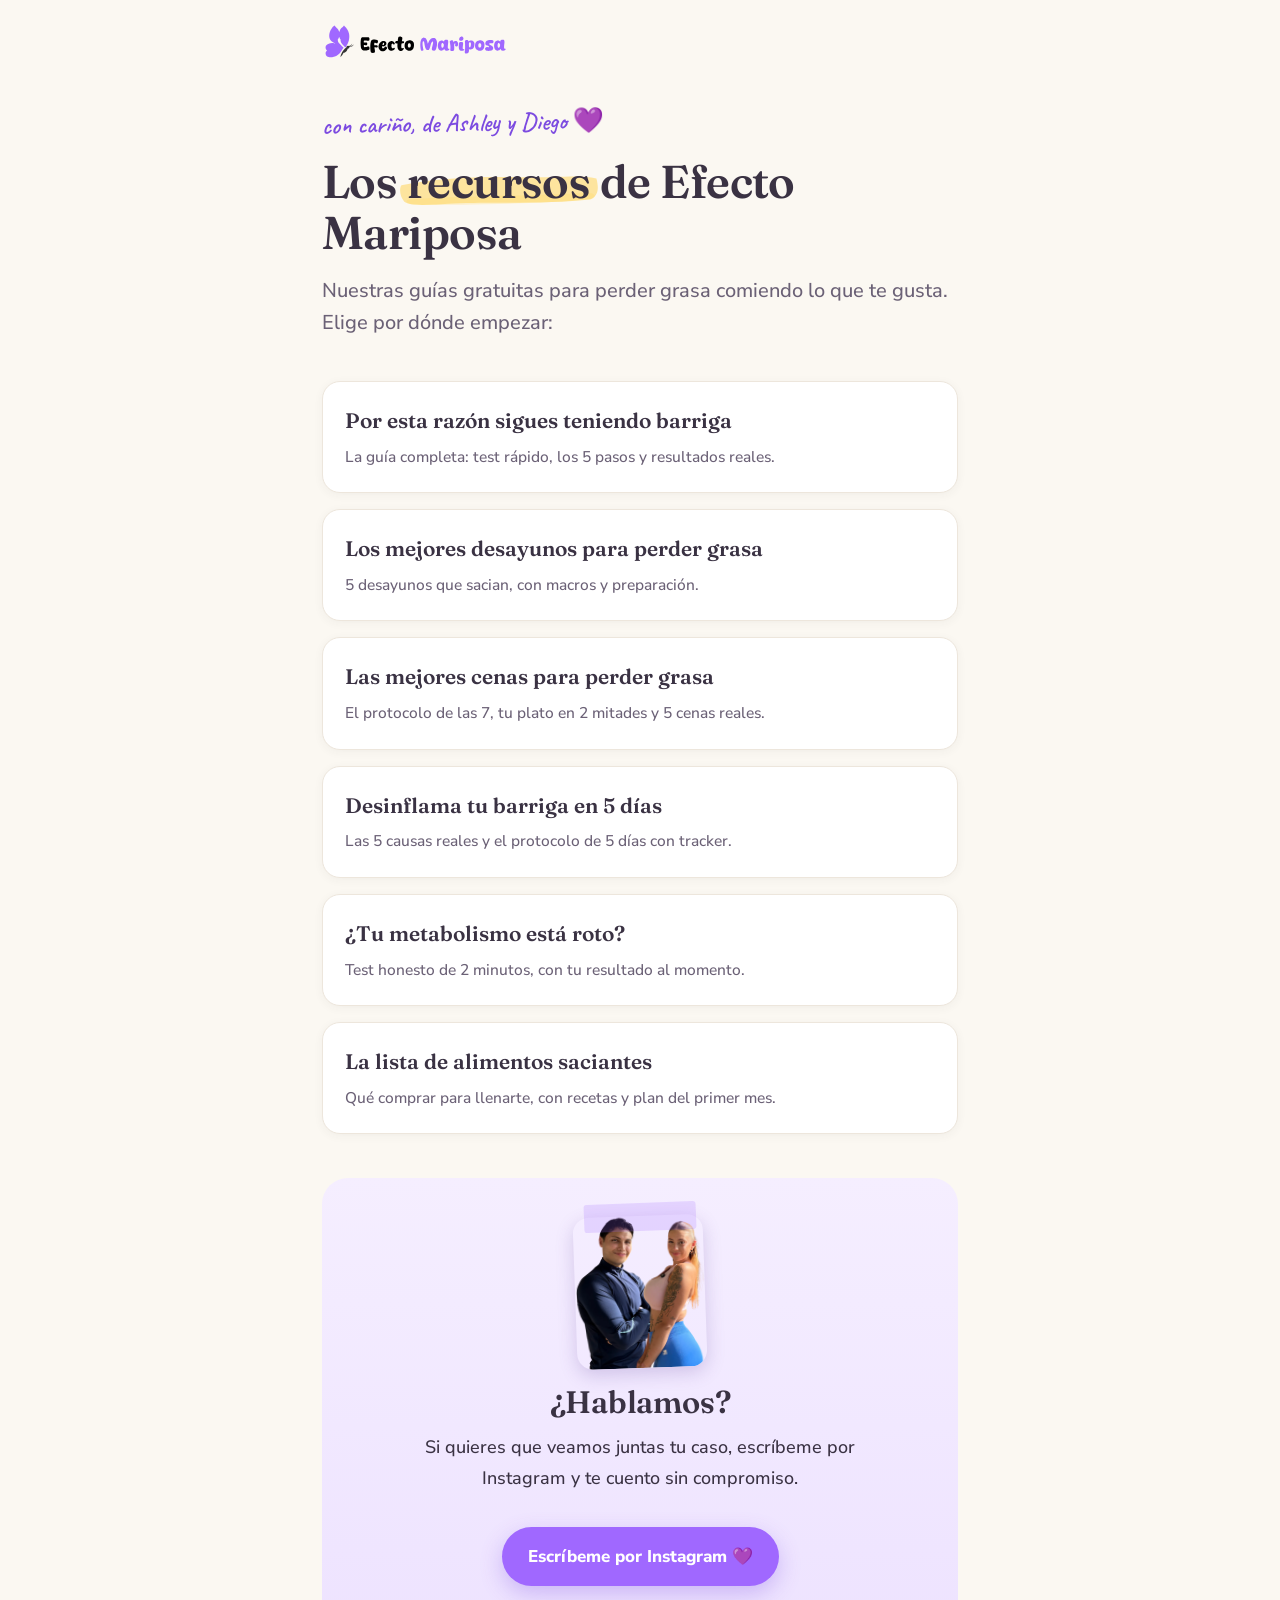
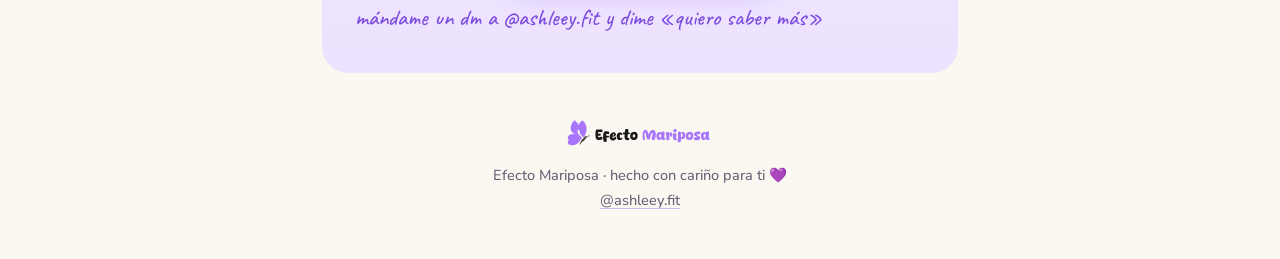
<file: index.html>
<!DOCTYPE html>
<html lang="es">
<head>
<meta charset="utf-8">
<meta name="viewport" content="width=device-width,initial-scale=1">
<meta name="robots" content="noindex,nofollow">
<title>Los recursos de Ashley · Efecto Mariposa</title>
<meta name="description" content="Las guías gratuitas de Efecto Mariposa: barriga, desayunos, cenas, inflamación, test del metabolismo y la lista de alimentos saciantes.">
<link rel="icon" href="data:image/svg+xml,<svg xmlns=%22http://www.w3.org/2000/svg%22 viewBox=%220 0 100 100%22><text y=%22.9em%22 font-size=%2290%22>🦋</text></svg>">
<link rel="preconnect" href="https://fonts.googleapis.com">
<link rel="preconnect" href="https://fonts.gstatic.com" crossorigin>
<link href="https://fonts.googleapis.com/css2?family=Caveat:wght@500;600;700&family=Fraunces:opsz,wght@9..144,500;9..144,600&family=Nunito+Sans:opsz,wght@6..12,500;6..12,700;6..12,800&display=swap" rel="stylesheet">
<link rel="stylesheet" href="assets/css/guia.css">
<script>document.documentElement.classList.add('js')</script>
</head>
<body>
<div class="wrap">

  <header class="top">
    <img src="assets/img/logo-efecto-mariposa.svg" alt="Efecto Mariposa">
  </header>

  <div class="hero">
    <span class="overline">con cariño, de Ashley y Diego 💜</span>
    <h1>Los <span class="mark"><span class="t">recursos</span><svg class="brush" viewBox="0 0 320 50" preserveAspectRatio="none" aria-hidden="true"><path d="M4,18 C60,9 130,8 195,11 C250,13 288,9 316,15 C320,30 318,39 306,44 C245,50 150,44 86,45 C50,46 18,48 8,41 C1,34 0,23 4,18 Z"/><path class="ink2" d="M14,38 C100,35 210,37 302,35 C313,35 317,41 307,44 C220,49 110,47 28,46 C16,45 7,42 14,38 Z"/></svg></span> de Efecto Mariposa</h1>
    <p class="sub">Nuestras guías gratuitas para perder grasa comiendo lo que te gusta. Elige por dónde empezar:</p>
  </div>

  <ul class="indice">
    <li><a href="guia-barriga/"><b>Por esta razón sigues teniendo barriga</b><span>La guía completa: test rápido, los 5 pasos y resultados reales.</span></a></li>
    <li><a href="guia-desayunos/"><b>Los mejores desayunos para perder grasa</b><span>5 desayunos que sacian, con macros y preparación.</span></a></li>
    <li><a href="guia-cenas/"><b>Las mejores cenas para perder grasa</b><span>El protocolo de las 7, tu plato en 2 mitades y 5 cenas reales.</span></a></li>
    <li><a href="guia-inflamacion/"><b>Desinflama tu barriga en 5 días</b><span>Las 5 causas reales y el protocolo de 5 días con tracker.</span></a></li>
    <li><a href="test-metabolismo/"><b>¿Tu metabolismo está roto?</b><span>Test honesto de 2 minutos, con tu resultado al momento.</span></a></li>
    <li><a href="lista-saciantes/"><b>La lista de alimentos saciantes</b><span>Qué comprar para llenarte, con recetas y plan del primer mes.</span></a></li>
  </ul>

  <div class="cta-final reveal">
    <div class="foto tape"><img src="assets/img/diego-y-ashley.webp" alt="Diego y Ashley, entrenadores de Efecto Mariposa"></div>
    <h2>¿Hablamos?</h2>
    <p style="text-align:center">Si quieres que veamos juntas tu caso, escríbeme por Instagram y te cuento sin compromiso.</p>
    <a class="btn" href="https://ig.me/m/ashleey.fit">Escríbeme por Instagram 💜</a>
    <p class="mini">mándame un dm a @ashleey.fit y dime «quiero saber más»</p>
  </div>

  <footer>
    <img src="assets/img/logo-efecto-mariposa.svg" alt="">
    Efecto Mariposa · hecho con cariño para ti 💜<br>
    <a href="https://www.instagram.com/ashleey.fit/">@ashleey.fit</a>
  </footer>

</div>
<script src="assets/js/guia.js"></script>
</body>
</html>
</file>
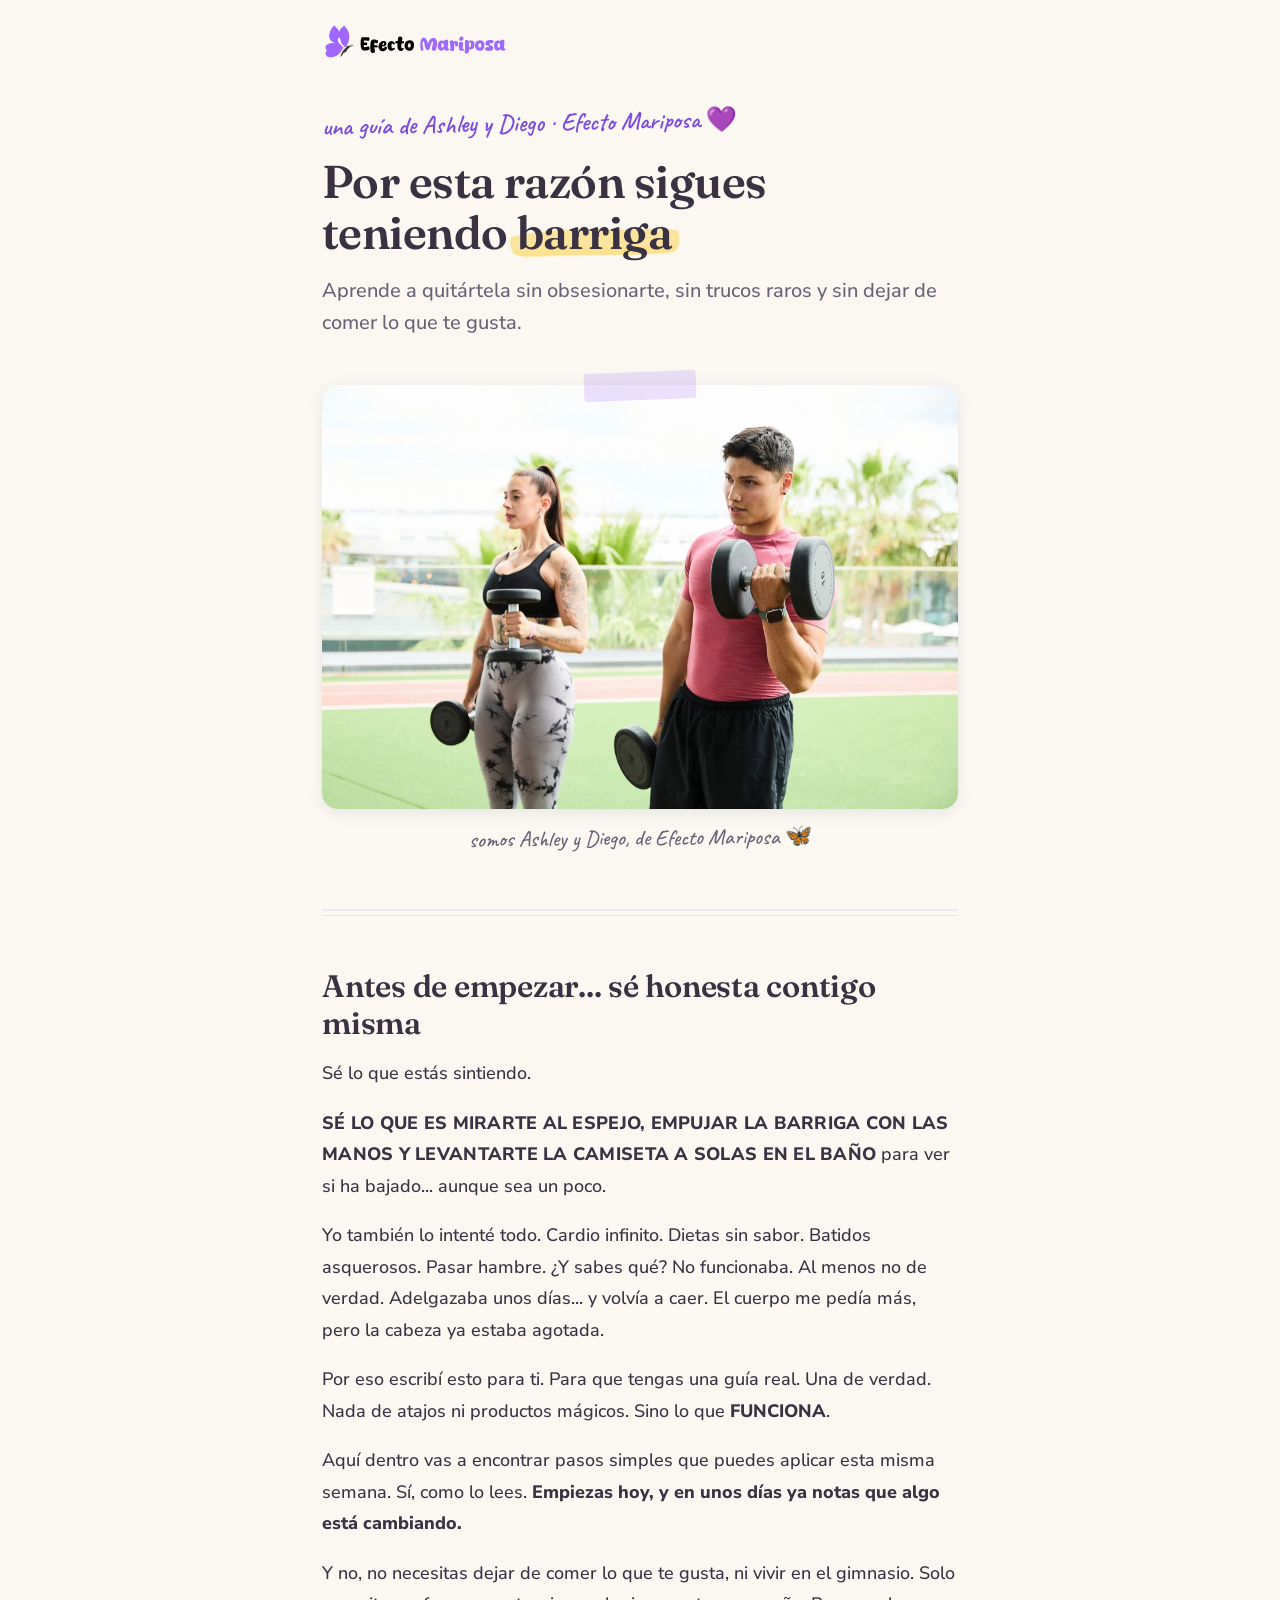
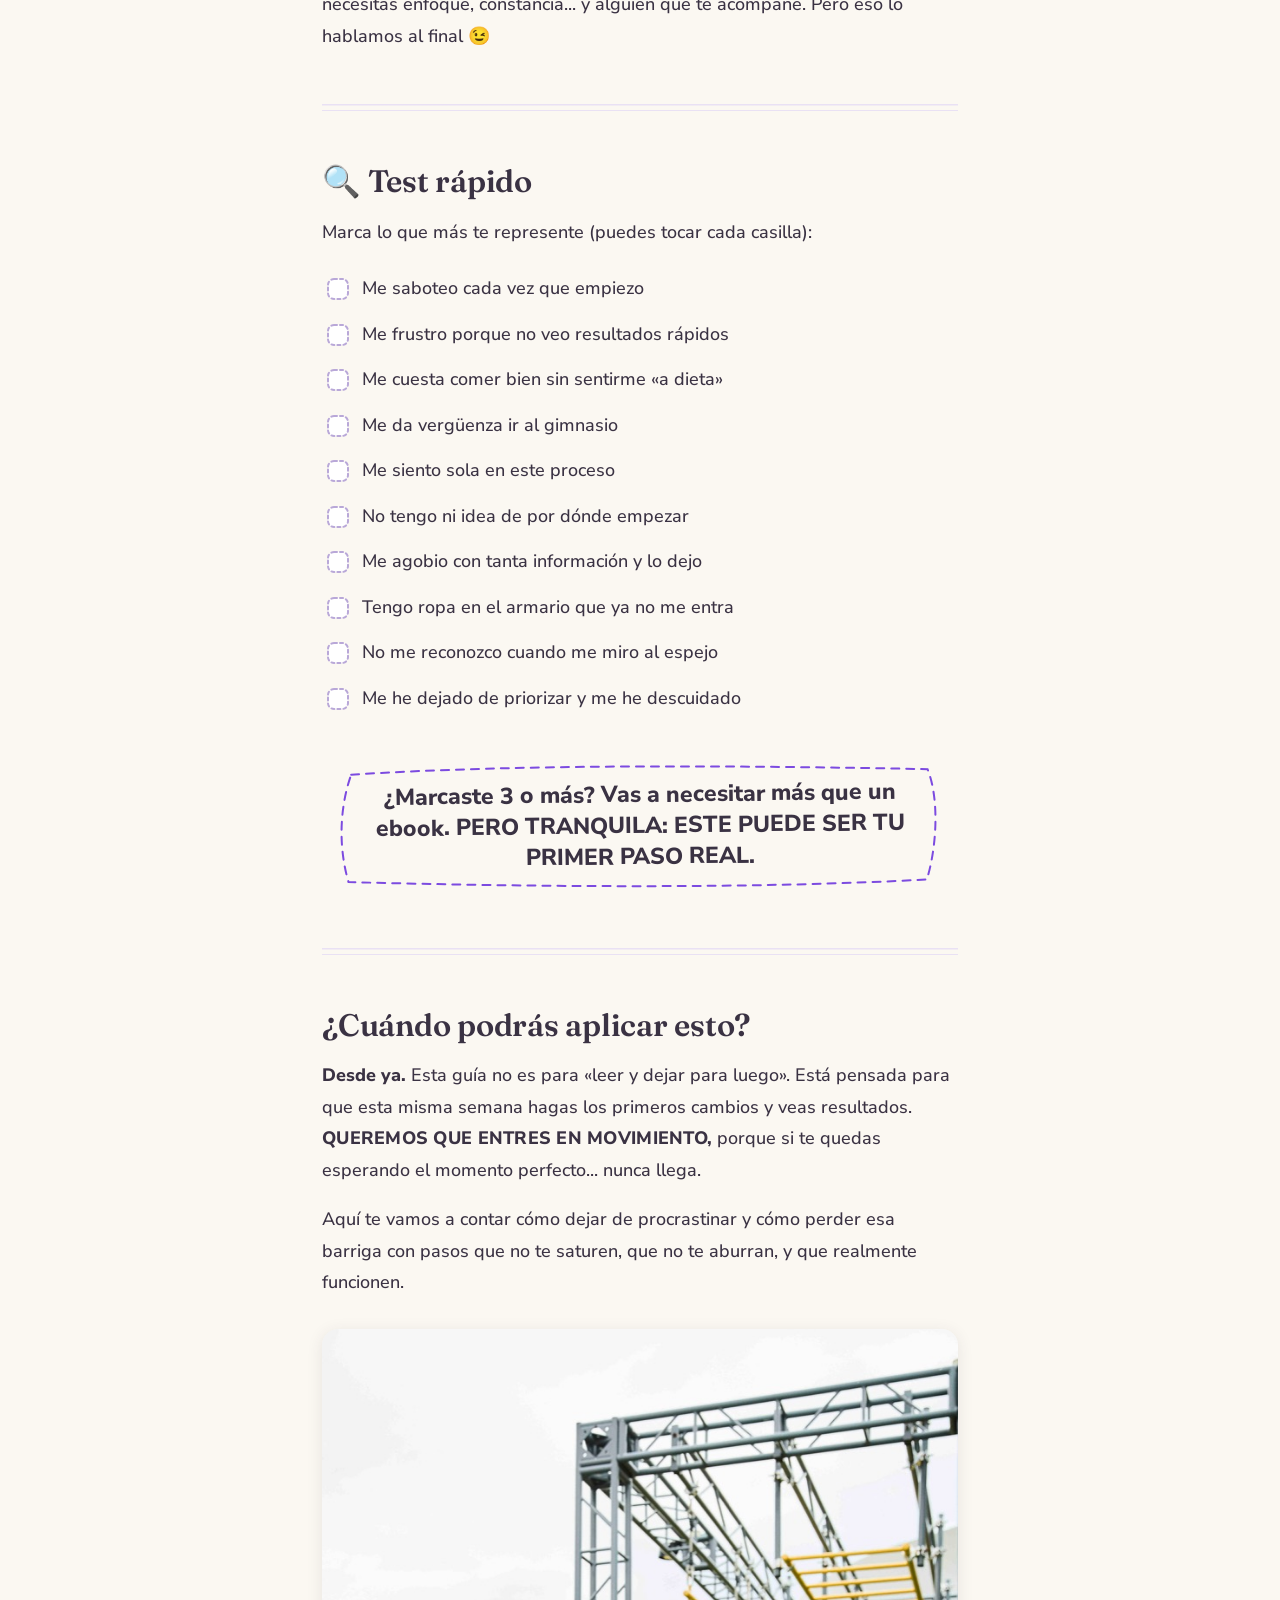
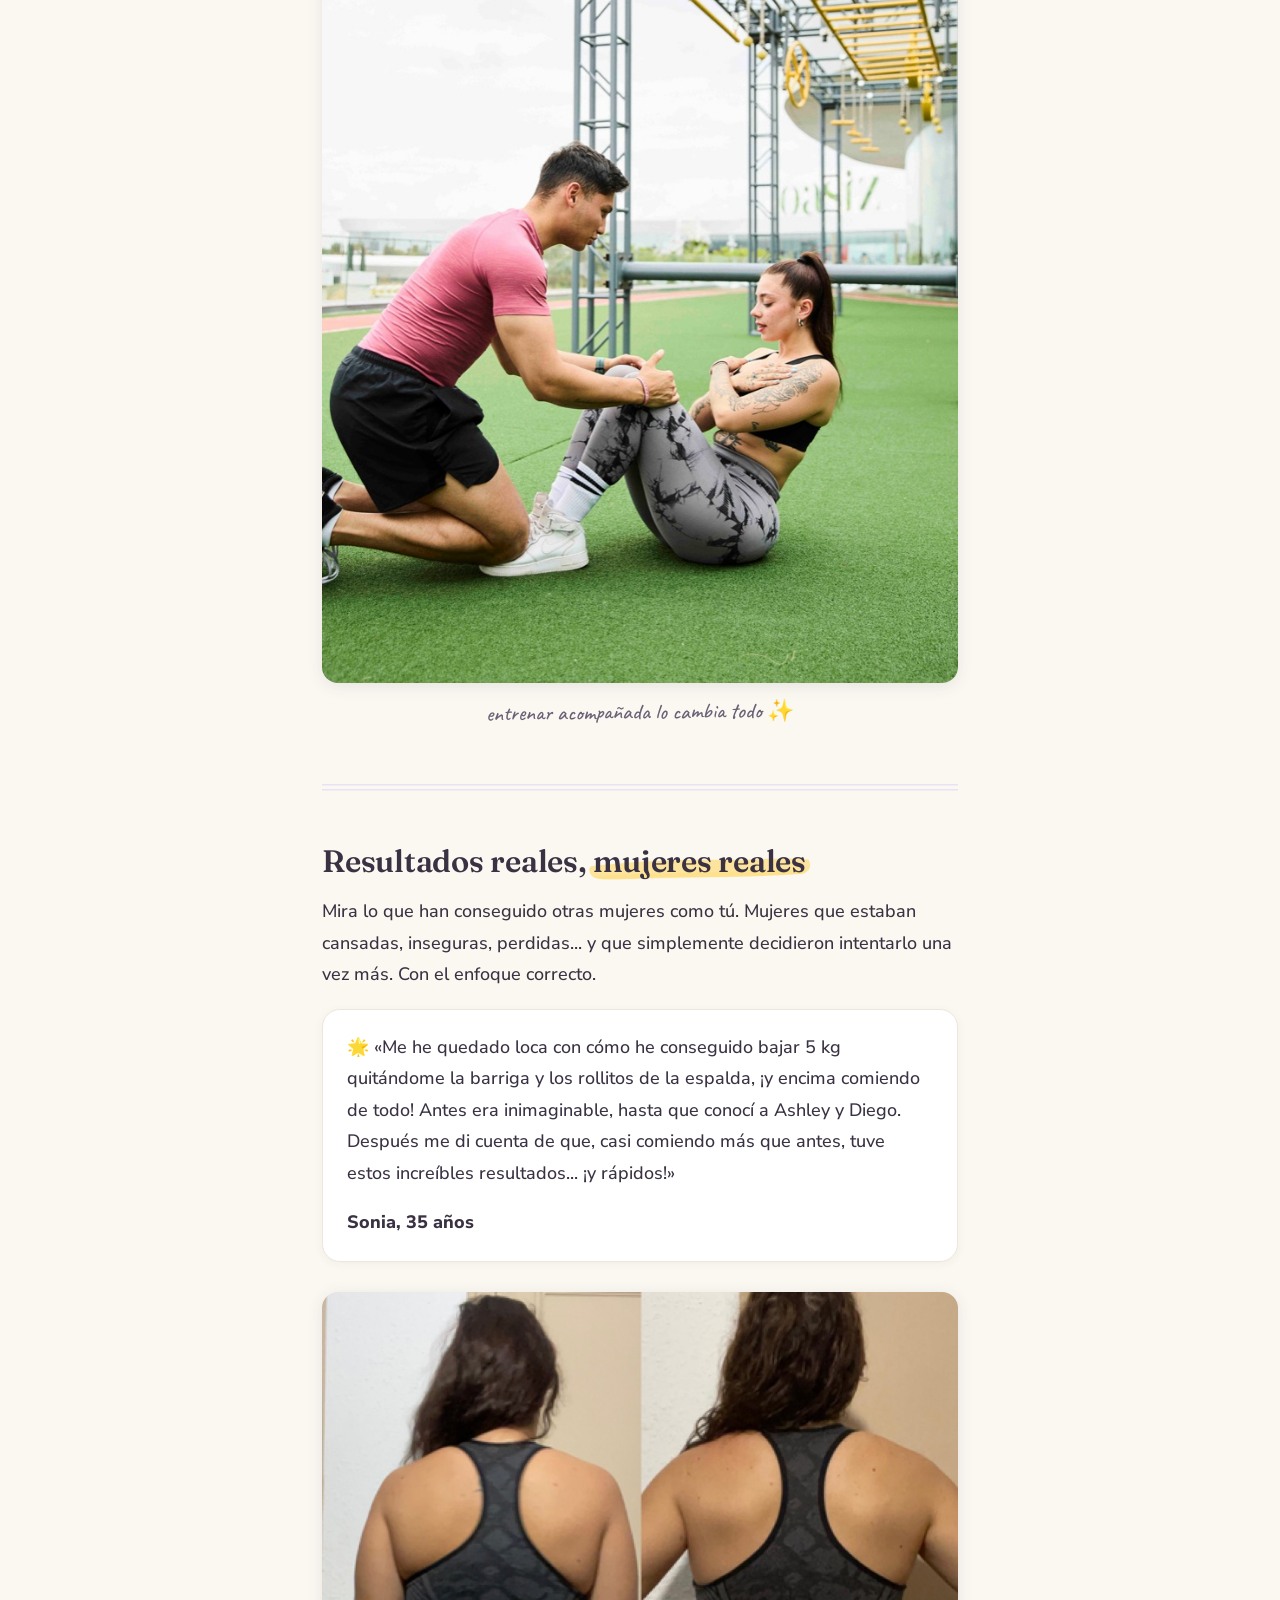
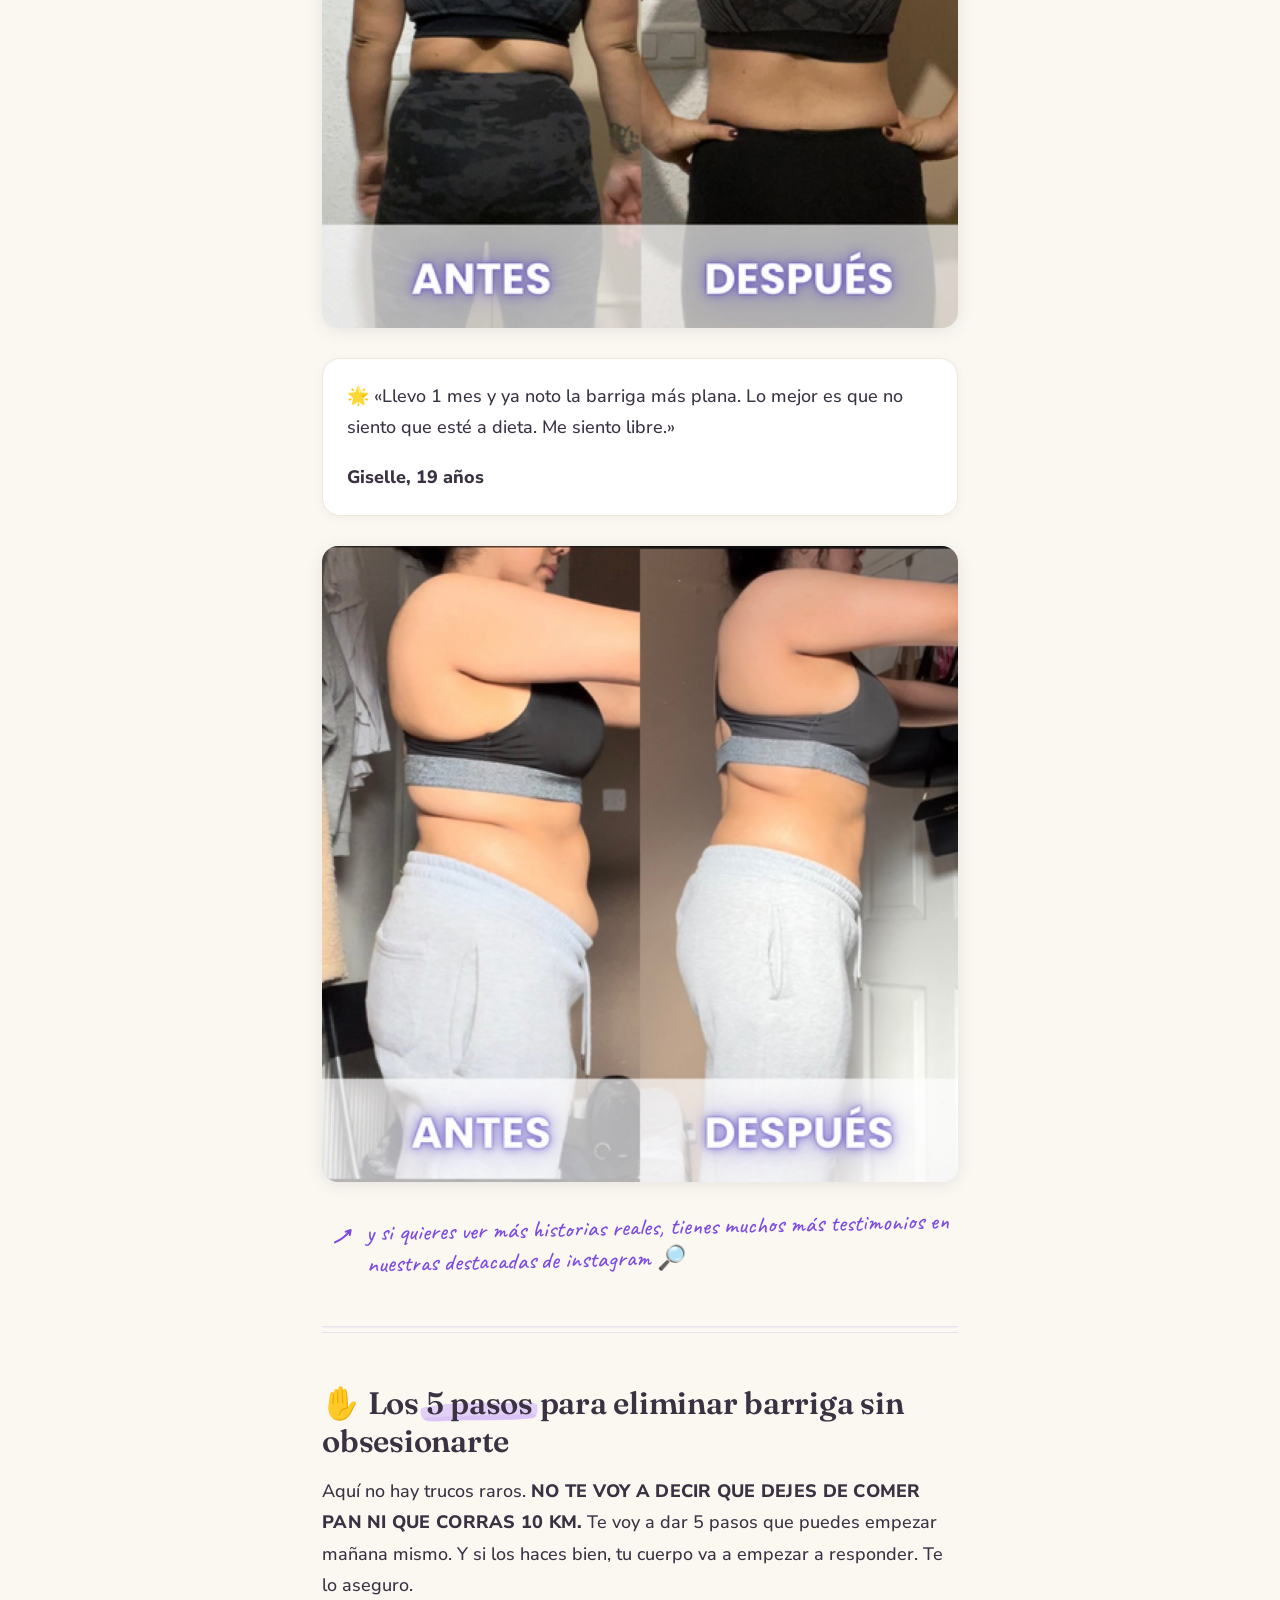
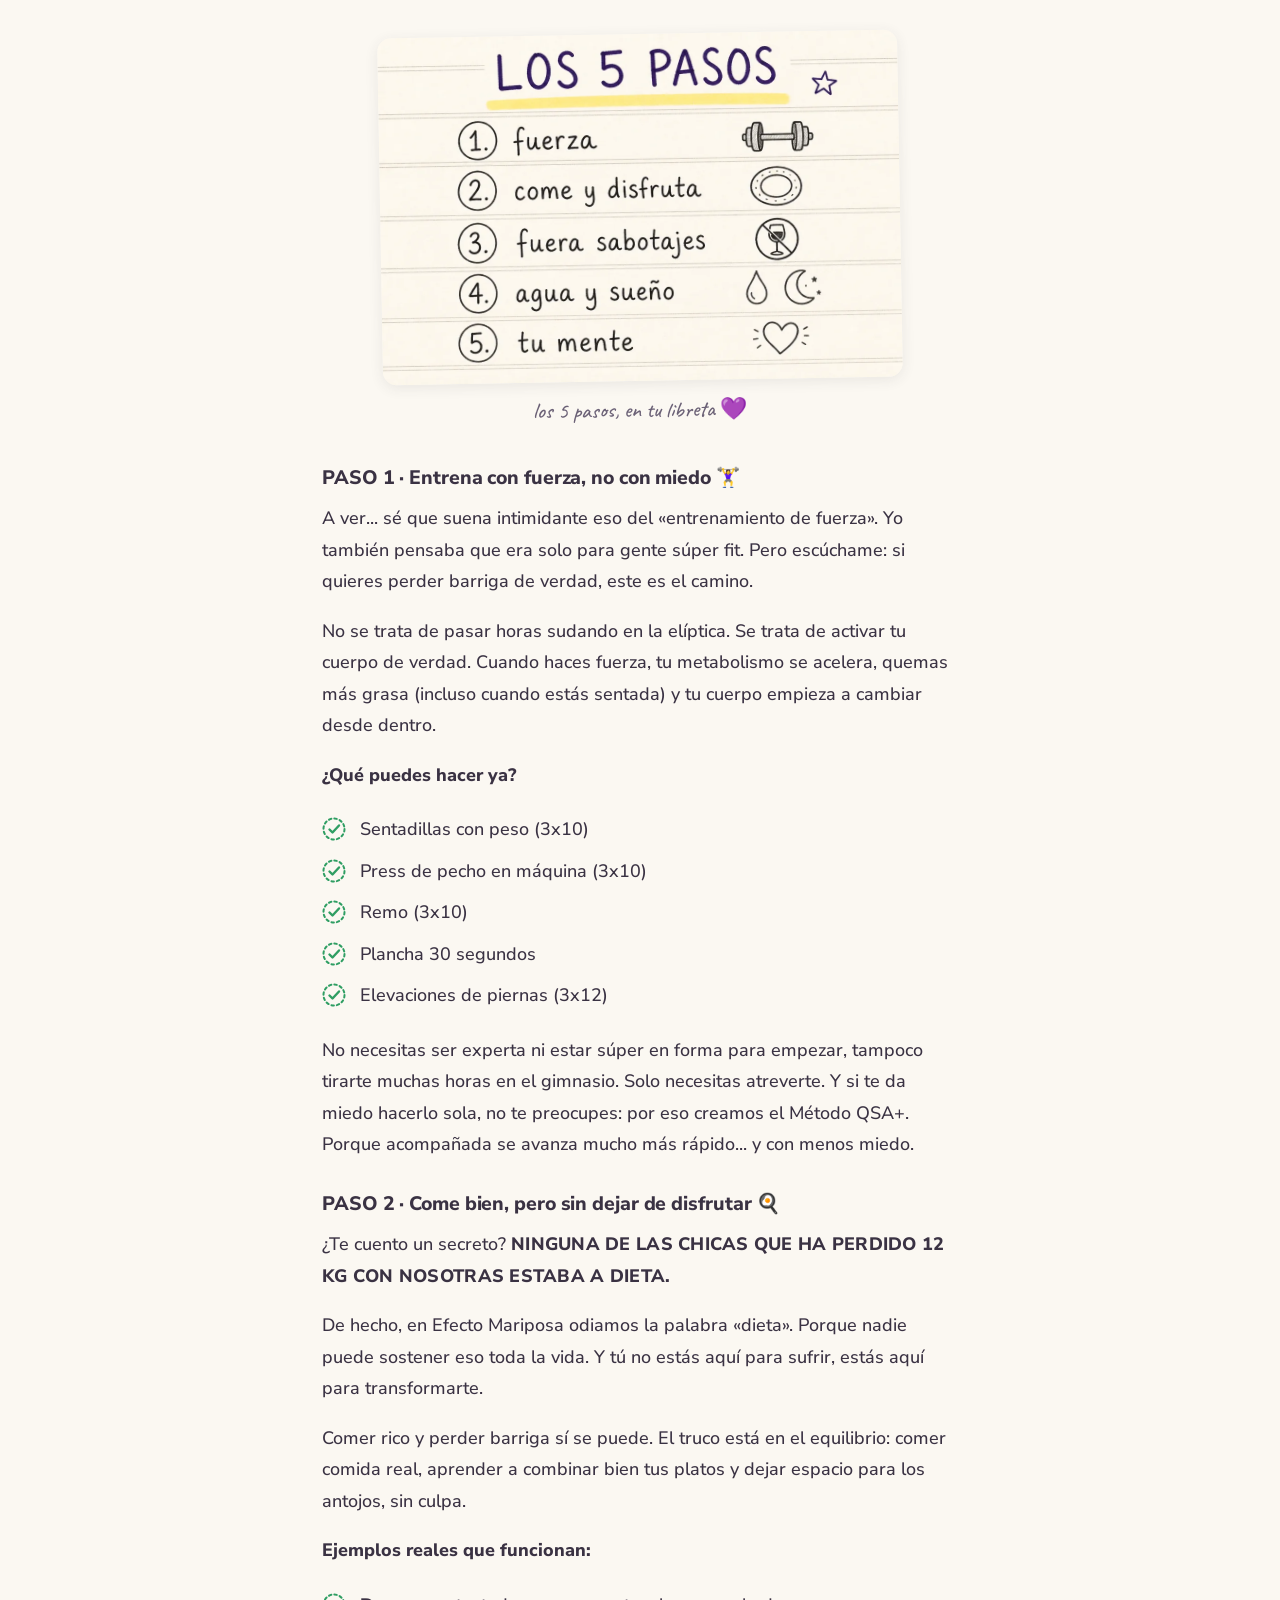
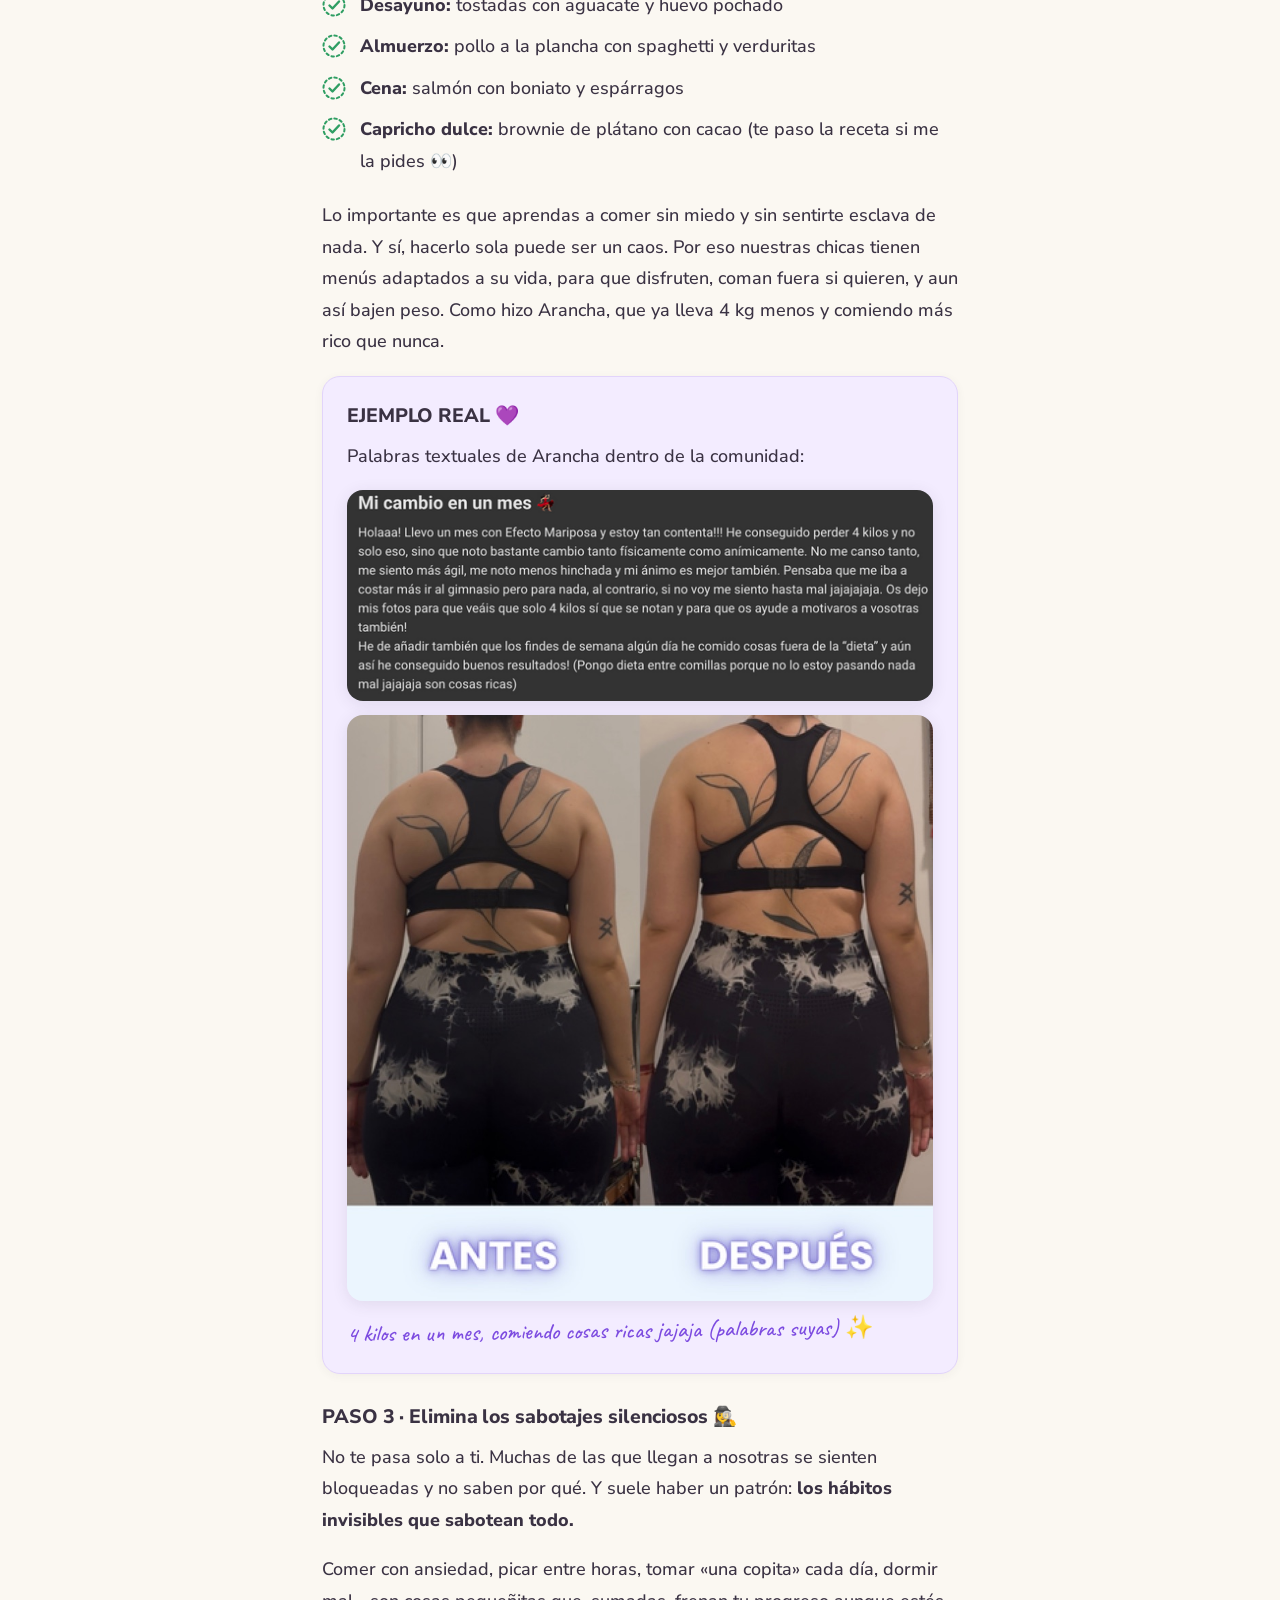
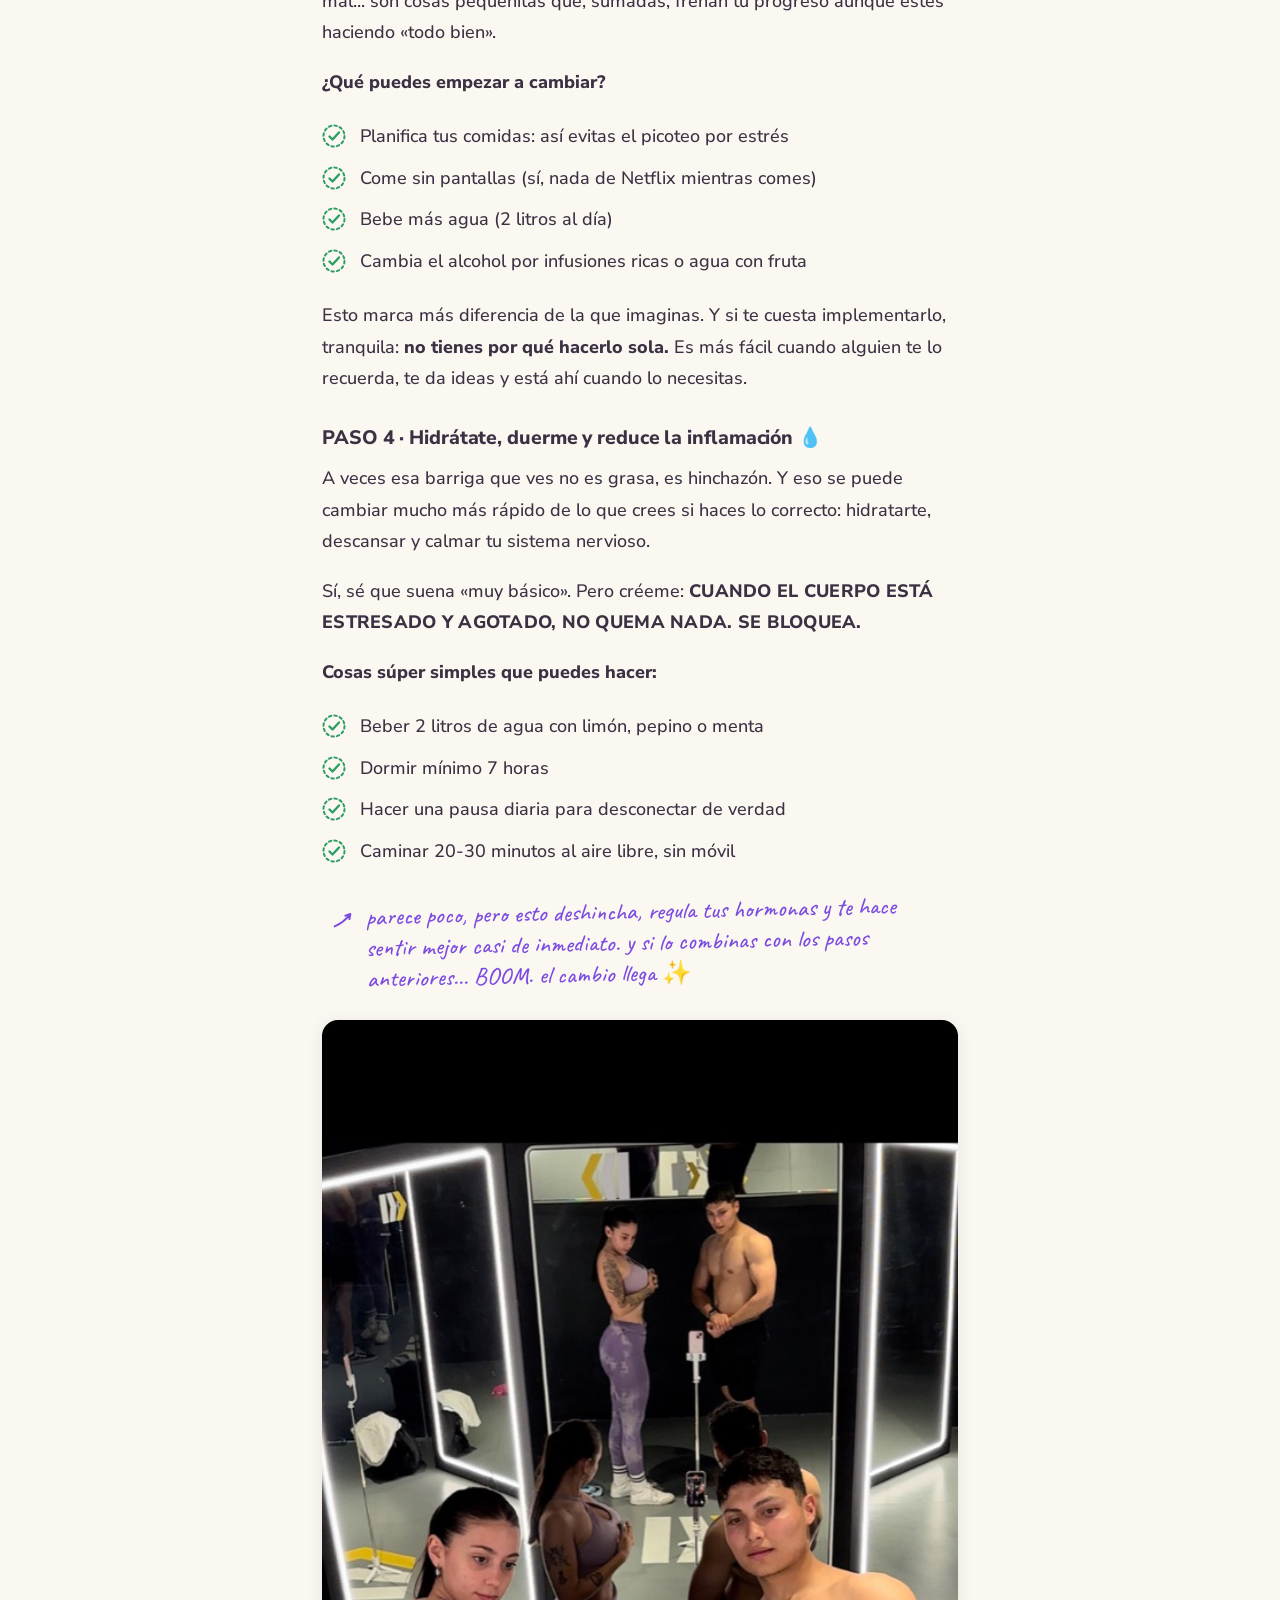
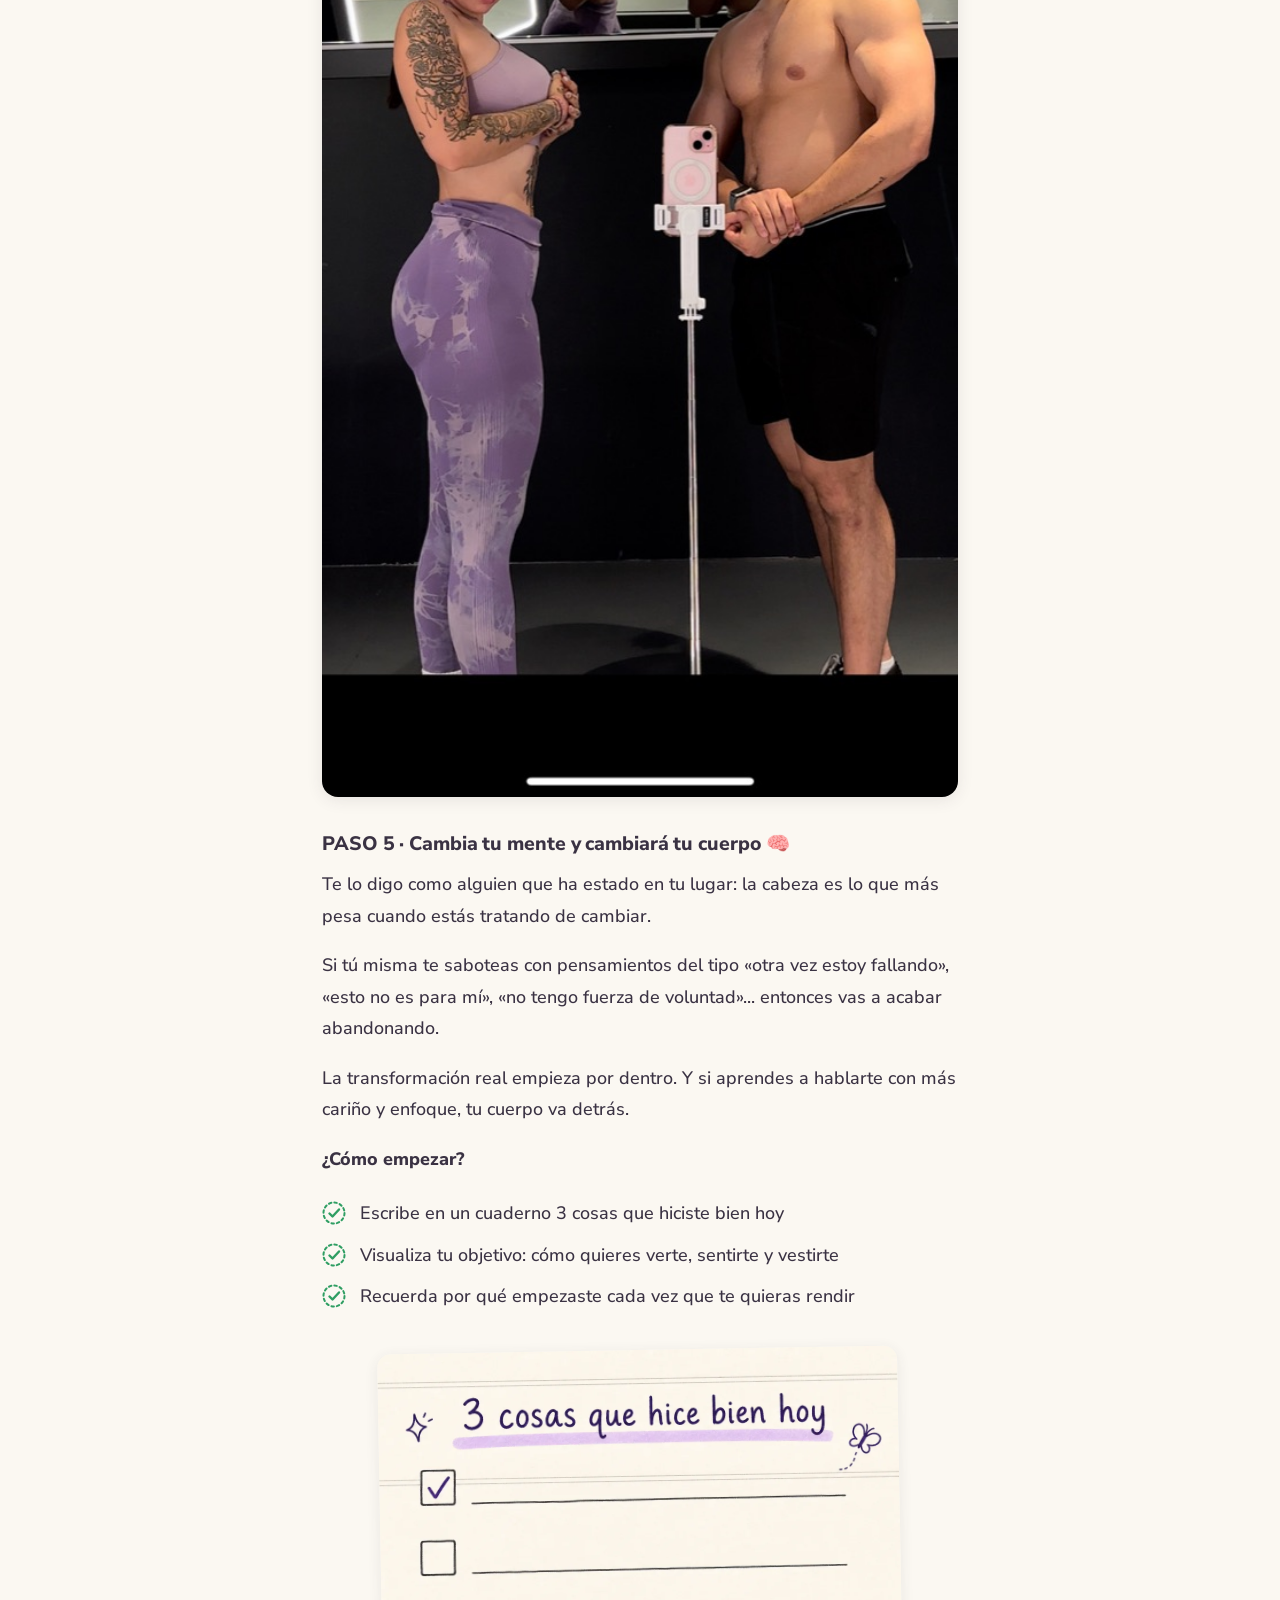
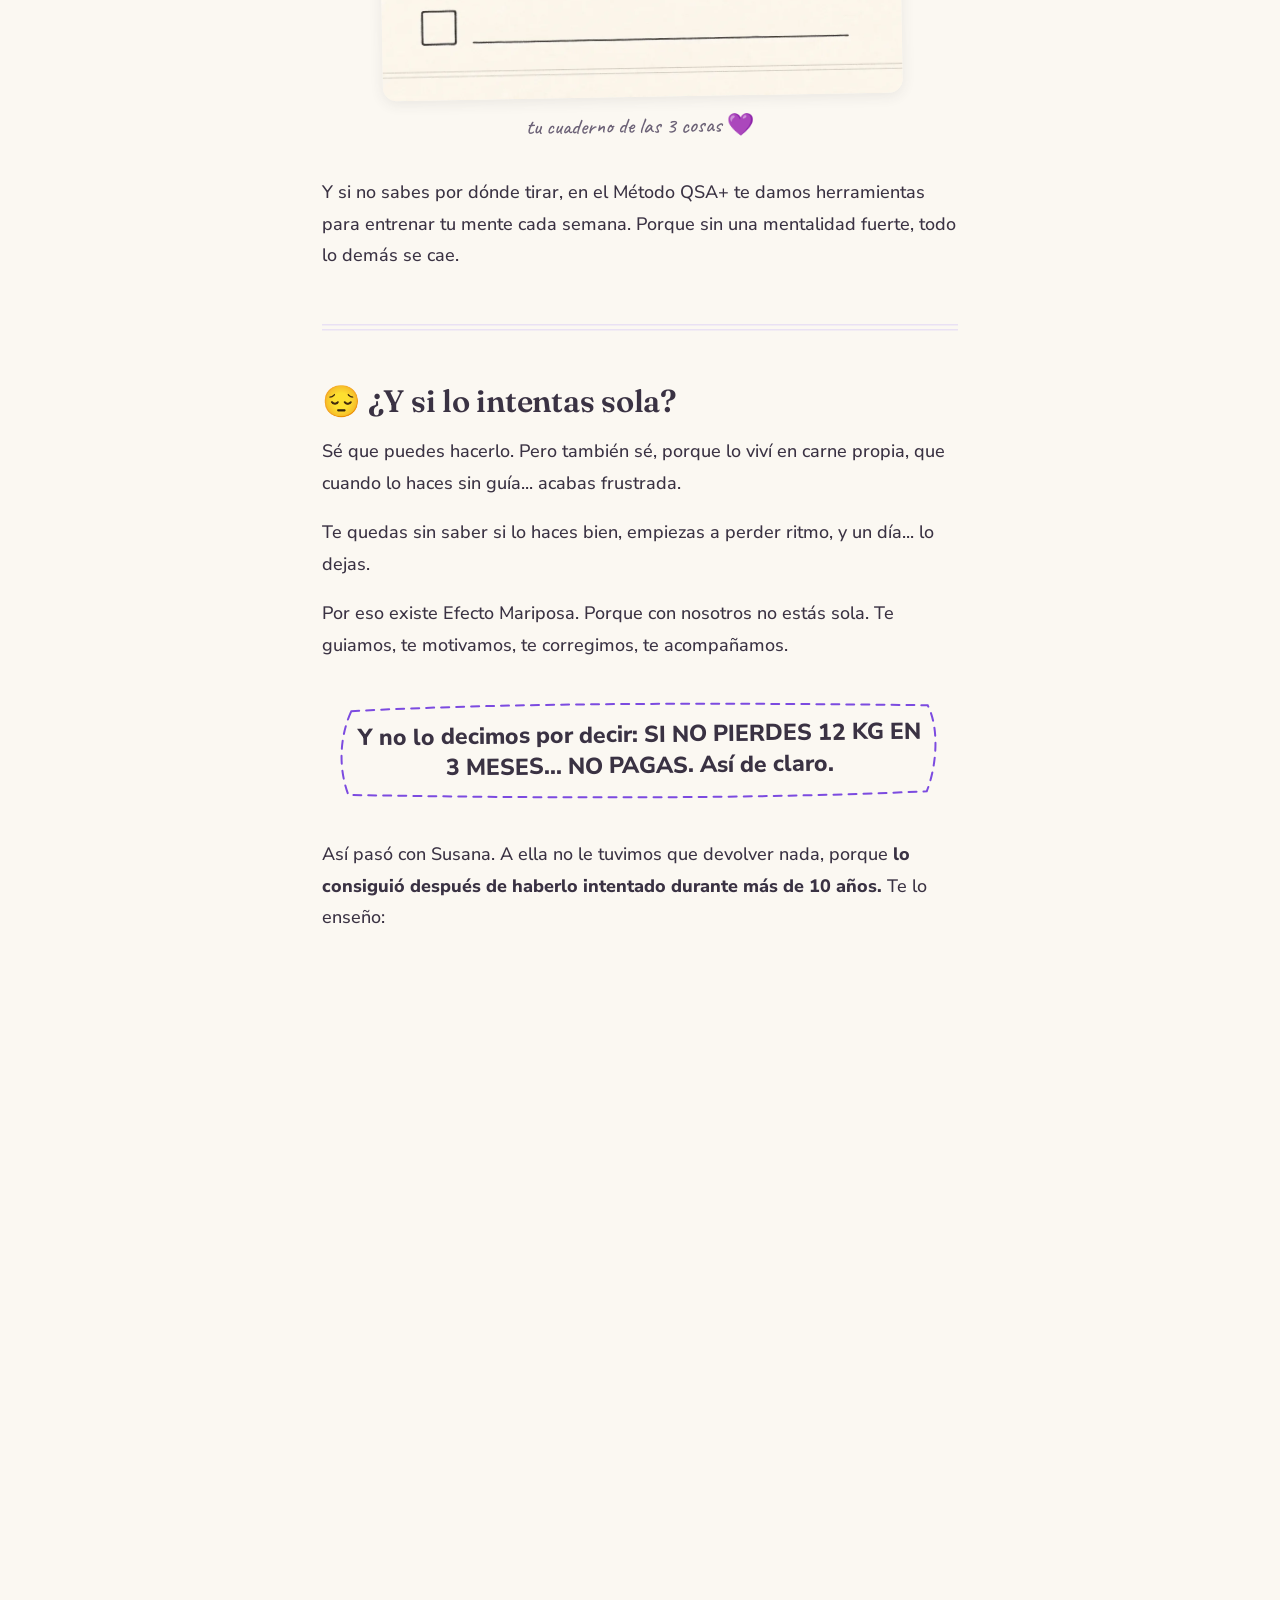
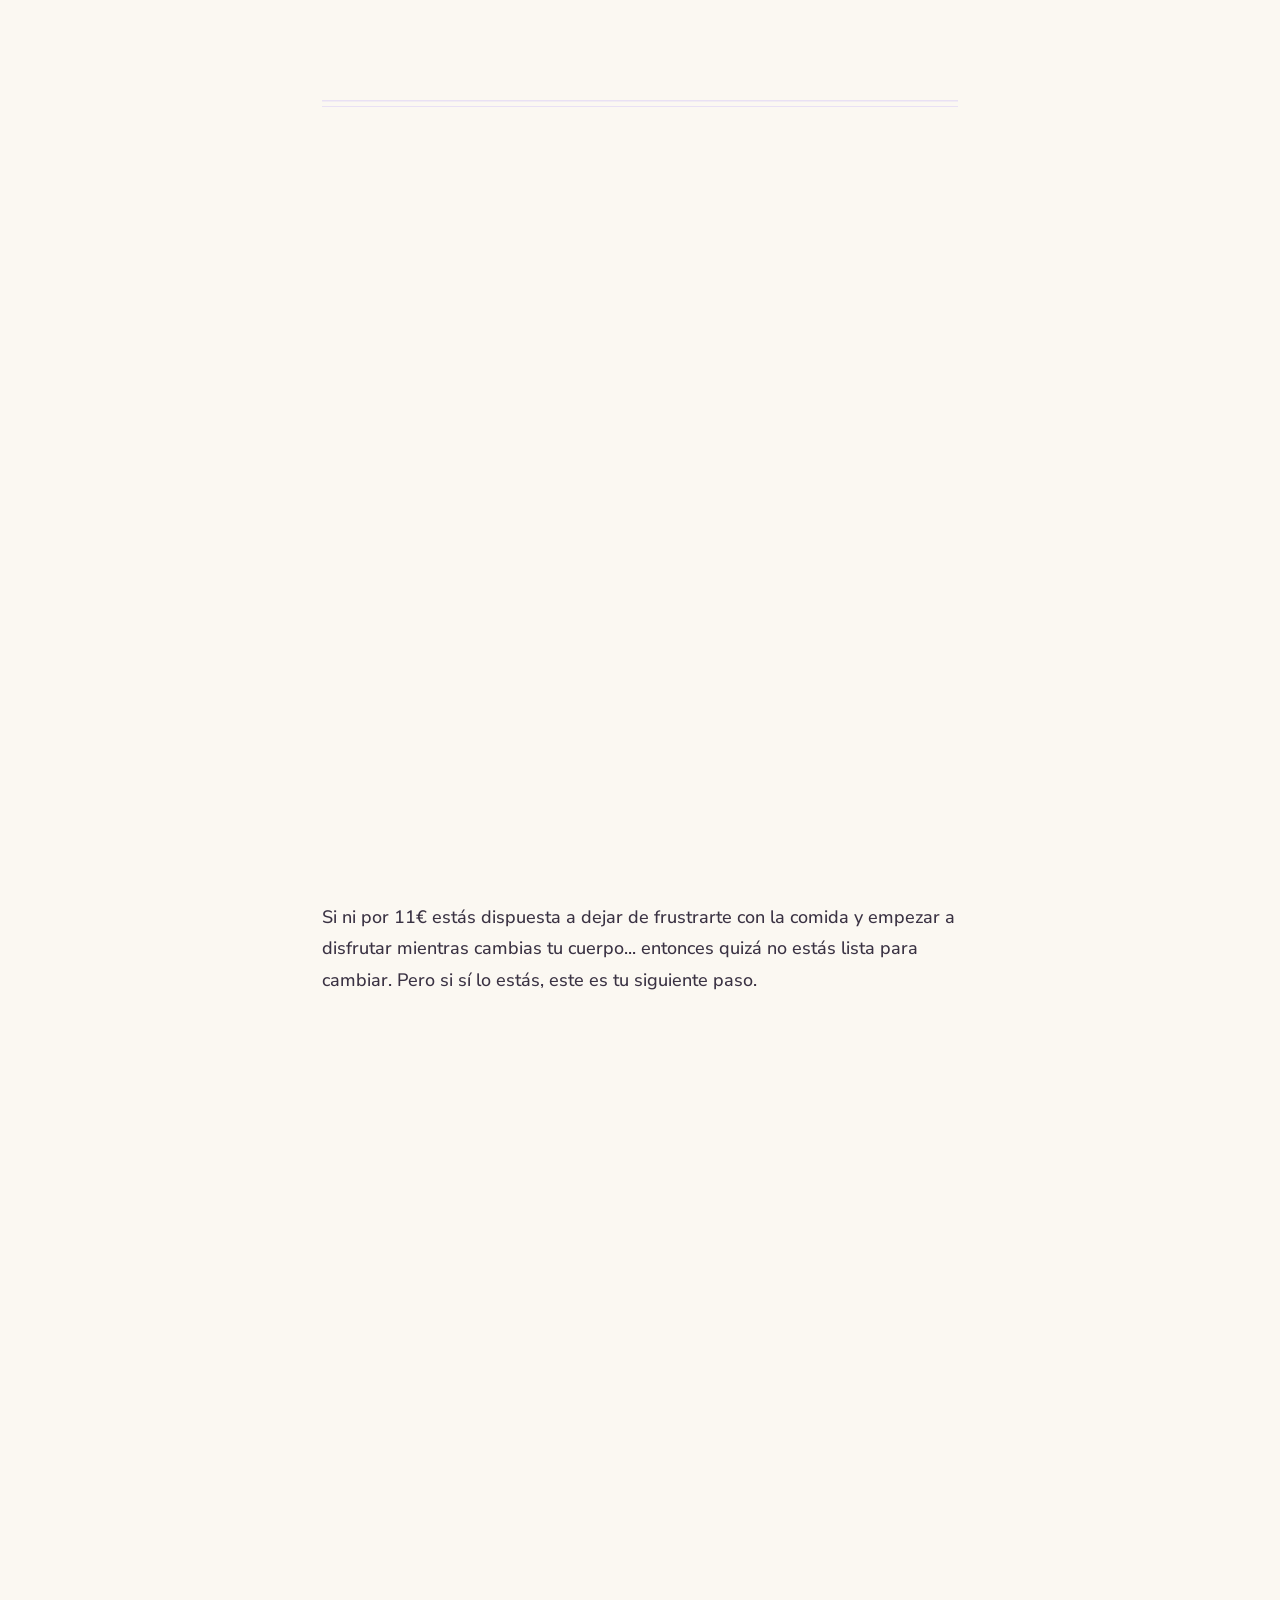
<file: guia-barriga/index.html>
<!DOCTYPE html>
<html lang="es">
<head>
<meta charset="utf-8">
<meta name="viewport" content="width=device-width,initial-scale=1">
<meta name="robots" content="noindex,nofollow">
<title>Por esta razón sigues teniendo barriga · Efecto Mariposa</title>
<meta name="description" content="Aprende a quitarte la barriga sin obsesionarte: test rápido, los 5 pasos reales y resultados de mujeres reales. Una guía de Ashley y Diego · Efecto Mariposa.">
<meta property="og:title" content="Por esta razón sigues teniendo barriga 🦋">
<meta property="og:description" content="Aprende a quitártela sin obsesionarte y sin dejar de comer lo que te gusta. Una guía de Ashley y Diego 💜">
<meta property="og:image" content="https://daniel-figutech.github.io/em-recursos/assets/img/barriga-pesas.jpg">
<link rel="icon" href="data:image/svg+xml,<svg xmlns=%22http://www.w3.org/2000/svg%22 viewBox=%220 0 100 100%22><text y=%22.9em%22 font-size=%2290%22>🦋</text></svg>">
<link rel="preconnect" href="https://fonts.googleapis.com">
<link rel="preconnect" href="https://fonts.gstatic.com" crossorigin>
<link href="https://fonts.googleapis.com/css2?family=Caveat:wght@500;600;700&family=Fraunces:opsz,wght@9..144,500;9..144,600&family=Nunito+Sans:opsz,wght@6..12,500;6..12,700;6..12,800&display=swap" rel="stylesheet">
<link rel="stylesheet" href="../assets/css/guia.css">
<script>document.documentElement.classList.add('js')</script>
</head>
<body>
<div class="wrap">

  <header class="top">
    <img src="../assets/img/logo-efecto-mariposa.svg" alt="Efecto Mariposa">
  </header>

  <div class="hero">
    <span class="overline">una guía de Ashley y Diego · Efecto Mariposa 💜</span>
    <h1>Por esta razón sigues teniendo <span class="mark"><span class="t">barriga</span><svg class="brush" viewBox="0 0 320 50" preserveAspectRatio="none" aria-hidden="true"><path d="M4,18 C60,9 130,8 195,11 C250,13 288,9 316,15 C320,30 318,39 306,44 C245,50 150,44 86,45 C50,46 18,48 8,41 C1,34 0,23 4,18 Z"/><path class="ink2" d="M14,38 C100,35 210,37 302,35 C313,35 317,41 307,44 C220,49 110,47 28,46 C16,45 7,42 14,38 Z"/></svg></span></h1>
    <p class="sub">Aprende a quitártela sin obsesionarte, sin trucos raros y sin dejar de comer lo que te gusta.</p>
  </div>

  <figure class="foto tape reveal">
    <img src="../assets/img/barriga-pesas.jpg" alt="Ashley y Diego entrenando con mancuernas al aire libre">
    <figcaption>somos Ashley y Diego, de Efecto Mariposa 🦋</figcaption>
  </figure>

  <hr class="raya">

  <section>
    <h2>Antes de empezar... sé honesta contigo misma</h2>
    <p>Sé lo que estás sintiendo.</p>
    <p><span class="caps">SÉ LO QUE ES MIRARTE AL ESPEJO, EMPUJAR LA BARRIGA CON LAS MANOS Y LEVANTARTE LA CAMISETA A SOLAS EN EL BAÑO</span> para ver si ha bajado... aunque sea un poco.</p>
    <p>Yo también lo intenté todo. Cardio infinito. Dietas sin sabor. Batidos asquerosos. Pasar hambre. ¿Y sabes qué? No funcionaba. Al menos no de verdad. Adelgazaba unos días... y volvía a caer. El cuerpo me pedía más, pero la cabeza ya estaba agotada.</p>
    <p>Por eso escribí esto para ti. Para que tengas una guía real. Una de verdad. Nada de atajos ni productos mágicos. Sino lo que <strong>FUNCIONA</strong>.</p>
    <p>Aquí dentro vas a encontrar pasos simples que puedes aplicar esta misma semana. Sí, como lo lees. <strong>Empiezas hoy, y en unos días ya notas que algo está cambiando.</strong></p>
    <p>Y no, no necesitas dejar de comer lo que te gusta, ni vivir en el gimnasio. Solo necesitas enfoque, constancia... y alguien que te acompañe. Pero eso lo hablamos al final 😉</p>
  </section>

  <hr class="raya">

  <section>
    <h2>🔍 Test rápido</h2>
    <p>Marca lo que más te represente (puedes tocar cada casilla):</p>
    <ul class="marca">
      <li><label><input type="checkbox" data-recuerda="t1"><span>Me saboteo cada vez que empiezo</span></label></li>
      <li><label><input type="checkbox" data-recuerda="t2"><span>Me frustro porque no veo resultados rápidos</span></label></li>
      <li><label><input type="checkbox" data-recuerda="t3"><span>Me cuesta comer bien sin sentirme «a dieta»</span></label></li>
      <li><label><input type="checkbox" data-recuerda="t4"><span>Me da vergüenza ir al gimnasio</span></label></li>
      <li><label><input type="checkbox" data-recuerda="t5"><span>Me siento sola en este proceso</span></label></li>
      <li><label><input type="checkbox" data-recuerda="t6"><span>No tengo ni idea de por dónde empezar</span></label></li>
      <li><label><input type="checkbox" data-recuerda="t7"><span>Me agobio con tanta información y lo dejo</span></label></li>
      <li><label><input type="checkbox" data-recuerda="t8"><span>Tengo ropa en el armario que ya no me entra</span></label></li>
      <li><label><input type="checkbox" data-recuerda="t9"><span>No me reconozco cuando me miro al espejo</span></label></li>
      <li><label><input type="checkbox" data-recuerda="t10"><span>Me he dejado de priorizar y me he descuidado</span></label></li>
    </ul>
    <div class="callout"><span class="t">¿Marcaste 3 o más? Vas a necesitar más que un ebook. PERO TRANQUILA: ESTE PUEDE SER TU PRIMER PASO REAL.</span><svg class="box" viewBox="0 0 320 96" preserveAspectRatio="none" aria-hidden="true"><path d="M15,11 C100,5 210,8 305,12 C311,33 309,66 304,87 C220,92 108,89 13,84 C8,60 9,33 15,11 Z" fill="none" stroke-width="2" stroke-dasharray="8 7" stroke-linecap="round" vector-effect="non-scaling-stroke"/></svg></div>
  </section>

  <hr class="raya">

  <section>
    <h2>¿Cuándo podrás aplicar esto?</h2>
    <p><strong>Desde ya.</strong> Esta guía no es para «leer y dejar para luego». Está pensada para que esta misma semana hagas los primeros cambios y veas resultados. <span class="caps">QUEREMOS QUE ENTRES EN MOVIMIENTO,</span> porque si te quedas esperando el momento perfecto... nunca llega.</p>
    <p>Aquí te vamos a contar cómo dejar de procrastinar y cómo perder esa barriga con pasos que no te saturen, que no te aburran, y que realmente funcionen.</p>
    <figure class="foto reveal">
      <img src="../assets/img/barriga-entrenando.jpg" alt="Diego entrenando con una alumna al aire libre" loading="lazy">
      <figcaption>entrenar acompañada lo cambia todo ✨</figcaption>
    </figure>
  </section>

  <hr class="raya">

  <section>
    <h2>Resultados reales, <span class="mark"><span class="t">mujeres reales</span><svg class="brush" viewBox="0 0 320 50" preserveAspectRatio="none" aria-hidden="true"><path d="M4,18 C60,9 130,8 195,11 C250,13 288,9 316,15 C320,30 318,39 306,44 C245,50 150,44 86,45 C50,46 18,48 8,41 C1,34 0,23 4,18 Z"/><path class="ink2" d="M14,38 C100,35 210,37 302,35 C313,35 317,41 307,44 C220,49 110,47 28,46 C16,45 7,42 14,38 Z"/></svg></span></h2>
    <p>Mira lo que han conseguido otras mujeres como tú. Mujeres que estaban cansadas, inseguras, perdidas... y que simplemente decidieron intentarlo una vez más. Con el enfoque correcto.</p>

    <div class="card reveal">
      <p>🌟 «Me he quedado loca con cómo he conseguido bajar 5 kg quitándome la barriga y los rollitos de la espalda, ¡y encima comiendo de todo! Antes era inimaginable, hasta que conocí a Ashley y Diego. Después me di cuenta de que, casi comiendo más que antes, tuve estos increíbles resultados... ¡y rápidos!»</p>
      <p style="margin:0"><strong>Sonia, 35 años</strong></p>
    </div>
    <figure class="foto reveal">
      <img src="../assets/img/ba-sonia.jpg" alt="Antes y después de Sonia, alumna de Efecto Mariposa" loading="lazy">
    </figure>

    <div class="card reveal">
      <p>🌟 «Llevo 1 mes y ya noto la barriga más plana. Lo mejor es que no siento que esté a dieta. Me siento libre.»</p>
      <p style="margin:0"><strong>Giselle, 19 años</strong></p>
    </div>
    <figure class="foto reveal">
      <img src="../assets/img/ba-giselle.jpg" alt="Antes y después de Giselle, alumna de Efecto Mariposa" loading="lazy">
    </figure>

    <p class="nota-mano">y si quieres ver más historias reales, tienes muchos más testimonios en nuestras destacadas de instagram 🔎</p>
  </section>

  <hr class="raya">

  <section>
    <h2>✋ Los <span class="mark m2"><span class="t">5 pasos</span><svg class="brush" viewBox="0 0 320 50" preserveAspectRatio="none" aria-hidden="true"><path d="M4,18 C60,9 130,8 195,11 C250,13 288,9 316,15 C320,30 318,39 306,44 C245,50 150,44 86,45 C50,46 18,48 8,41 C1,34 0,23 4,18 Z"/><path class="ink2" d="M14,38 C100,35 210,37 302,35 C313,35 317,41 307,44 C220,49 110,47 28,46 C16,45 7,42 14,38 Z"/></svg></span> para eliminar barriga sin obsesionarte</h2>
    <p>Aquí no hay trucos raros. <span class="caps">NO TE VOY A DECIR QUE DEJES DE COMER PAN NI QUE CORRAS 10 KM.</span> Te voy a dar 5 pasos que puedes empezar mañana mismo. Y si los haces bien, tu cuerpo va a empezar a responder. Te lo aseguro.</p>

    <figure class="nota reveal">
      <img src="../assets/notas/barriga-los-5-pasos.webp" alt="Nota escrita a mano con los 5 pasos de la guía" loading="lazy" onerror="this.closest('figure').classList.add('pendiente')">
      <span class="hueco"><b>aquí va un dibujito a mano ✏️</b><code>barriga-los-5-pasos.webp</code></span>
      <figcaption>los 5 pasos, en tu libreta 💜</figcaption>
    </figure>

    <h3>PASO 1 · Entrena con fuerza, no con miedo 🏋️‍♀️</h3>
    <p>A ver... sé que suena intimidante eso del «entrenamiento de fuerza». Yo también pensaba que era solo para gente súper fit. Pero escúchame: si quieres perder barriga de verdad, este es el camino.</p>
    <p>No se trata de pasar horas sudando en la elíptica. Se trata de activar tu cuerpo de verdad. Cuando haces fuerza, tu metabolismo se acelera, quemas más grasa (incluso cuando estás sentada) y tu cuerpo empieza a cambiar desde dentro.</p>
    <p><strong>¿Qué puedes hacer ya?</strong></p>
    <ul class="si">
      <li>Sentadillas con peso (3x10)</li>
      <li>Press de pecho en máquina (3x10)</li>
      <li>Remo (3x10)</li>
      <li>Plancha 30 segundos</li>
      <li>Elevaciones de piernas (3x12)</li>
    </ul>
    <p>No necesitas ser experta ni estar súper en forma para empezar, tampoco tirarte muchas horas en el gimnasio. Solo necesitas atreverte. Y si te da miedo hacerlo sola, no te preocupes: por eso creamos el Método QSA+. Porque acompañada se avanza mucho más rápido... y con menos miedo.</p>

    <h3>PASO 2 · Come bien, pero sin dejar de disfrutar 🍳</h3>
    <p>¿Te cuento un secreto? <span class="caps">NINGUNA DE LAS CHICAS QUE HA PERDIDO 12 KG CON NOSOTRAS ESTABA A DIETA.</span></p>
    <p>De hecho, en Efecto Mariposa odiamos la palabra «dieta». Porque nadie puede sostener eso toda la vida. Y tú no estás aquí para sufrir, estás aquí para transformarte.</p>
    <p>Comer rico y perder barriga sí se puede. El truco está en el equilibrio: comer comida real, aprender a combinar bien tus platos y dejar espacio para los antojos, sin culpa.</p>
    <p><strong>Ejemplos reales que funcionan:</strong></p>
    <ul class="si">
      <li><strong>Desayuno:</strong> tostadas con aguacate y huevo pochado</li>
      <li><strong>Almuerzo:</strong> pollo a la plancha con spaghetti y verduritas</li>
      <li><strong>Cena:</strong> salmón con boniato y espárragos</li>
      <li><strong>Capricho dulce:</strong> brownie de plátano con cacao (te paso la receta si me la pides 👀)</li>
    </ul>
    <p>Lo importante es que aprendas a comer sin miedo y sin sentirte esclava de nada. Y sí, hacerlo sola puede ser un caos. Por eso nuestras chicas tienen menús adaptados a su vida, para que disfruten, coman fuera si quieren, y aun así bajen peso. Como hizo Arancha, que ya lleva 4 kg menos y comiendo más rico que nunca.</p>

    <div class="card morada reveal">
      <h3>EJEMPLO REAL 💜</h3>
      <p>Palabras textuales de Arancha dentro de la comunidad:</p>
      <figure class="foto" style="margin:14px 0">
        <img src="../assets/img/arancha-testimonio.png" alt="Mensaje real de Arancha en la comunidad contando su cambio en un mes" loading="lazy">
      </figure>
      <figure class="foto" style="margin:14px 0 4px">
        <img src="../assets/img/ba-arancha.jpg" alt="Antes y después de Arancha tras un mes con Efecto Mariposa" loading="lazy">
      </figure>
      <p style="margin:0"><span class="remate">4 kilos en un mes, comiendo cosas ricas jajaja (palabras suyas) ✨</span></p>
    </div>

    <h3>PASO 3 · Elimina los sabotajes silenciosos 🕵️‍♀️</h3>
    <p>No te pasa solo a ti. Muchas de las que llegan a nosotras se sienten bloqueadas y no saben por qué. Y suele haber un patrón: <strong>los hábitos invisibles que sabotean todo.</strong></p>
    <p>Comer con ansiedad, picar entre horas, tomar «una copita» cada día, dormir mal... son cosas pequeñitas que, sumadas, frenan tu progreso aunque estés haciendo «todo bien».</p>
    <p><strong>¿Qué puedes empezar a cambiar?</strong></p>
    <ul class="si">
      <li>Planifica tus comidas: así evitas el picoteo por estrés</li>
      <li>Come sin pantallas (sí, nada de Netflix mientras comes)</li>
      <li>Bebe más agua (2 litros al día)</li>
      <li>Cambia el alcohol por infusiones ricas o agua con fruta</li>
    </ul>
    <p>Esto marca más diferencia de la que imaginas. Y si te cuesta implementarlo, tranquila: <strong>no tienes por qué hacerlo sola.</strong> Es más fácil cuando alguien te lo recuerda, te da ideas y está ahí cuando lo necesitas.</p>

    <h3>PASO 4 · Hidrátate, duerme y reduce la inflamación 💧</h3>
    <p>A veces esa barriga que ves no es grasa, es hinchazón. Y eso se puede cambiar mucho más rápido de lo que crees si haces lo correcto: hidratarte, descansar y calmar tu sistema nervioso.</p>
    <p>Sí, sé que suena «muy básico». Pero créeme: <span class="caps">CUANDO EL CUERPO ESTÁ ESTRESADO Y AGOTADO, NO QUEMA NADA. SE BLOQUEA.</span></p>
    <p><strong>Cosas súper simples que puedes hacer:</strong></p>
    <ul class="si">
      <li>Beber 2 litros de agua con limón, pepino o menta</li>
      <li>Dormir mínimo 7 horas</li>
      <li>Hacer una pausa diaria para desconectar de verdad</li>
      <li>Caminar 20-30 minutos al aire libre, sin móvil</li>
    </ul>
    <p class="nota-mano">parece poco, pero esto deshincha, regula tus hormonas y te hace sentir mejor casi de inmediato. y si lo combinas con los pasos anteriores... BOOM. el cambio llega ✨</p>
    <figure class="foto reveal">
      <img src="../assets/img/barriga-espejo.jpg" alt="Ashley y Diego en el gimnasio, selfie frente al espejo" loading="lazy">
    </figure>

    <h3>PASO 5 · Cambia tu mente y cambiará tu cuerpo 🧠</h3>
    <p>Te lo digo como alguien que ha estado en tu lugar: la cabeza es lo que más pesa cuando estás tratando de cambiar.</p>
    <p>Si tú misma te saboteas con pensamientos del tipo «otra vez estoy fallando», «esto no es para mí», «no tengo fuerza de voluntad»... entonces vas a acabar abandonando.</p>
    <p>La transformación real empieza por dentro. Y si aprendes a hablarte con más cariño y enfoque, tu cuerpo va detrás.</p>
    <p><strong>¿Cómo empezar?</strong></p>
    <ul class="si">
      <li>Escribe en un cuaderno 3 cosas que hiciste bien hoy</li>
      <li>Visualiza tu objetivo: cómo quieres verte, sentirte y vestirte</li>
      <li>Recuerda por qué empezaste cada vez que te quieras rendir</li>
    </ul>
    <figure class="nota reveal">
      <img src="../assets/notas/barriga-mente-cuaderno.webp" alt="Cuaderno dibujado a mano con 3 cosas que hice bien hoy" loading="lazy" onerror="this.closest('figure').classList.add('pendiente')">
      <span class="hueco"><b>aquí va un dibujito a mano ✏️</b><code>barriga-mente-cuaderno.webp</code></span>
      <figcaption>tu cuaderno de las 3 cosas 💜</figcaption>
    </figure>
    <p>Y si no sabes por dónde tirar, en el Método QSA+ te damos herramientas para entrenar tu mente cada semana. Porque sin una mentalidad fuerte, todo lo demás se cae.</p>
  </section>

  <hr class="raya">

  <section>
    <h2>😔 ¿Y si lo intentas sola?</h2>
    <p>Sé que puedes hacerlo. Pero también sé, porque lo viví en carne propia, que cuando lo haces sin guía... acabas frustrada.</p>
    <p>Te quedas sin saber si lo haces bien, empiezas a perder ritmo, y un día... lo dejas.</p>
    <p>Por eso existe Efecto Mariposa. Porque con nosotros no estás sola. Te guiamos, te motivamos, te corregimos, te acompañamos.</p>
    <div class="callout"><span class="t">Y no lo decimos por decir: SI NO PIERDES 12 KG EN 3 MESES... NO PAGAS. Así de claro.</span><svg class="box" viewBox="0 0 320 96" preserveAspectRatio="none" aria-hidden="true"><path d="M15,11 C100,5 210,8 305,12 C311,33 309,66 304,87 C220,92 108,89 13,84 C8,60 9,33 15,11 Z" fill="none" stroke-width="2" stroke-dasharray="8 7" stroke-linecap="round" vector-effect="non-scaling-stroke"/></svg></div>
    <p>Así pasó con Susana. A ella no le tuvimos que devolver nada, porque <strong>lo consiguió después de haberlo intentado durante más de 10 años.</strong> Te lo enseño:</p>
    <figure class="foto reveal">
      <img src="../assets/img/ba-susana.jpg" alt="Antes y después de Susana, alumna de Efecto Mariposa" loading="lazy">
      <figcaption>susana, después de 10 años intentándolo 💜</figcaption>
    </figure>
  </section>

  <hr class="raya">

  <section>
    <div class="card morada reveal">
      <h3>🎁 Tu regalo por haber llegado hasta aquí</h3>
      <p>Por eso queremos premiarte con algo único: <strong>acceso exclusivo por solo 11€</strong> (solo por haber terminado esta guía, ni nuestras alumnas lo tienen a este precio).</p>
      <p><strong>Incluye:</strong></p>
      <ul class="si">
        <li>Mini curso con IA para convertir recetas de redes en parte de tu plan, diseñar tu menú perfecto según tus gustos y comer fuera sin miedo a «romper la dieta»</li>
        <li>Recetas adaptadas 🍽️</li>
        <li>Feedback privado por WhatsApp 📲</li>
        <li>Entrenamiento de gimnasio exclusivo: la rutina que usamos con más de 100 mujeres para eliminar barriga de forma real y duradera 🏋️‍♀️</li>
      </ul>
      <p style="text-align:center;margin-bottom:0"><a class="btn" href="https://buy.stripe.com/6oUbJ1etF4GagWJaf27EQ0t">Quiero mi acceso por 11€ 🎁</a><br><span class="remate">una vez hecho el pago, te contactamos en menos de 24h con todos los accesos ✨</span></p>
    </div>
    <p>Si ni por 11€ estás dispuesta a dejar de frustrarte con la comida y empezar a disfrutar mientras cambias tu cuerpo... entonces quizá no estás lista para cambiar. Pero si sí lo estás, este es tu siguiente paso.</p>
  </section>

  <div class="cta-final reveal">
    <div class="foto tape"><img src="../assets/img/diego-y-ashley.webp" alt="Diego y Ashley, entrenadores de Efecto Mariposa"></div>
    <h2>¿Quieres que lo hagamos juntas?</h2>
    <p>Si quieres saber cómo lo hemos hecho con <strong>cientos de mujeres</strong> que estaban justo donde estás tú hoy, perdiendo grasa comiendo lo que les gusta, sin pasar hambre y sin volver a recuperarlo, escríbeme por Instagram y te lo cuento sin compromiso.</p>
    <p>Te enseño por dentro cómo trabajamos: nutrición flexible (sí, con tu comida favorita), entrenamiento a tu ritmo y la parte emocional, con todo el acompañamiento y de la mano. Y vemos juntas si es para ti.</p>
    <a class="btn" href="https://ig.me/m/ashleey.fit">Escríbeme por Instagram 💜</a>
    <p class="mini">mándame un dm a @ashleey.fit y dime «quiero saber más»</p>
    <p class="firma">y vamos a por tu cambio al 100%. un abrazo, Ashley ✨</p>
  </div>

  <footer>
    <img src="../assets/img/logo-efecto-mariposa.svg" alt="">
    Efecto Mariposa · hecho con cariño para ti 💜<br>
    <a href="https://www.instagram.com/ashleey.fit/">@ashleey.fit</a>
  </footer>

</div>
<script src="../assets/js/guia.js"></script>
</body>
</html>
</file>
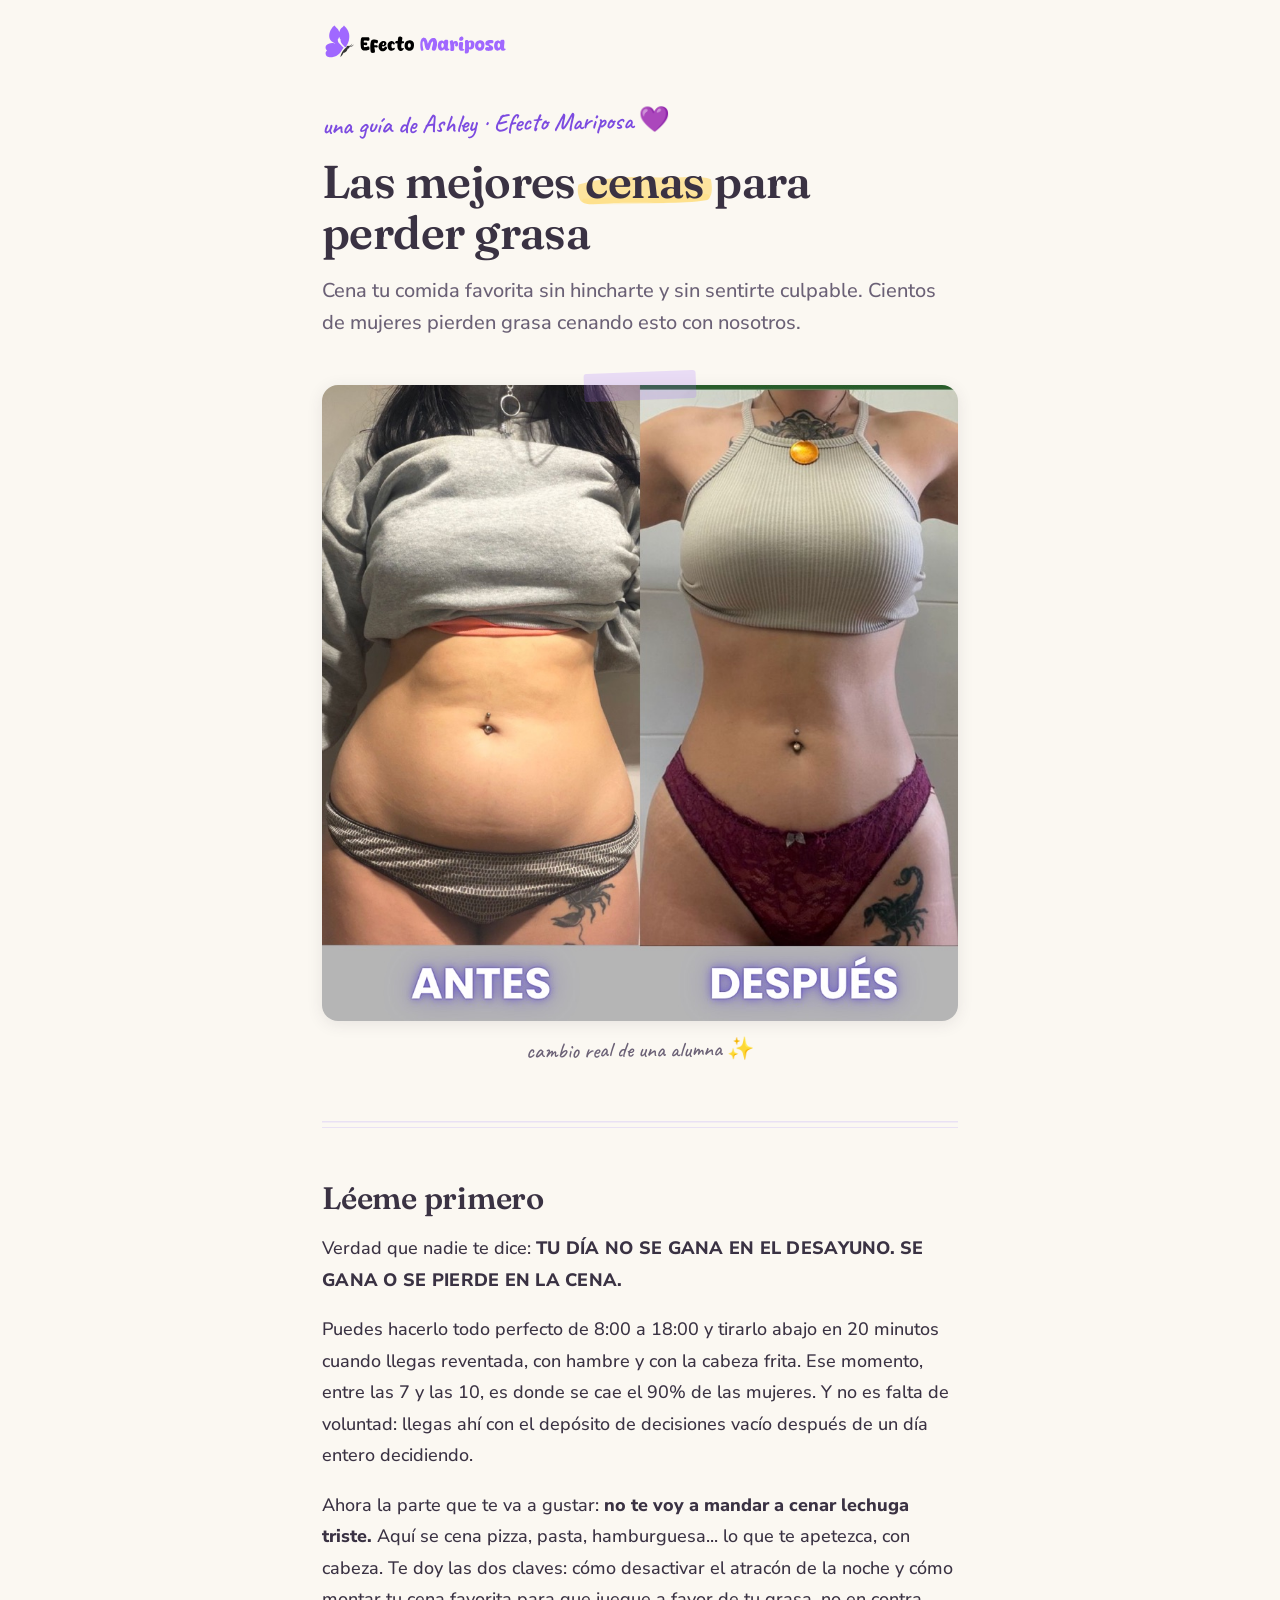
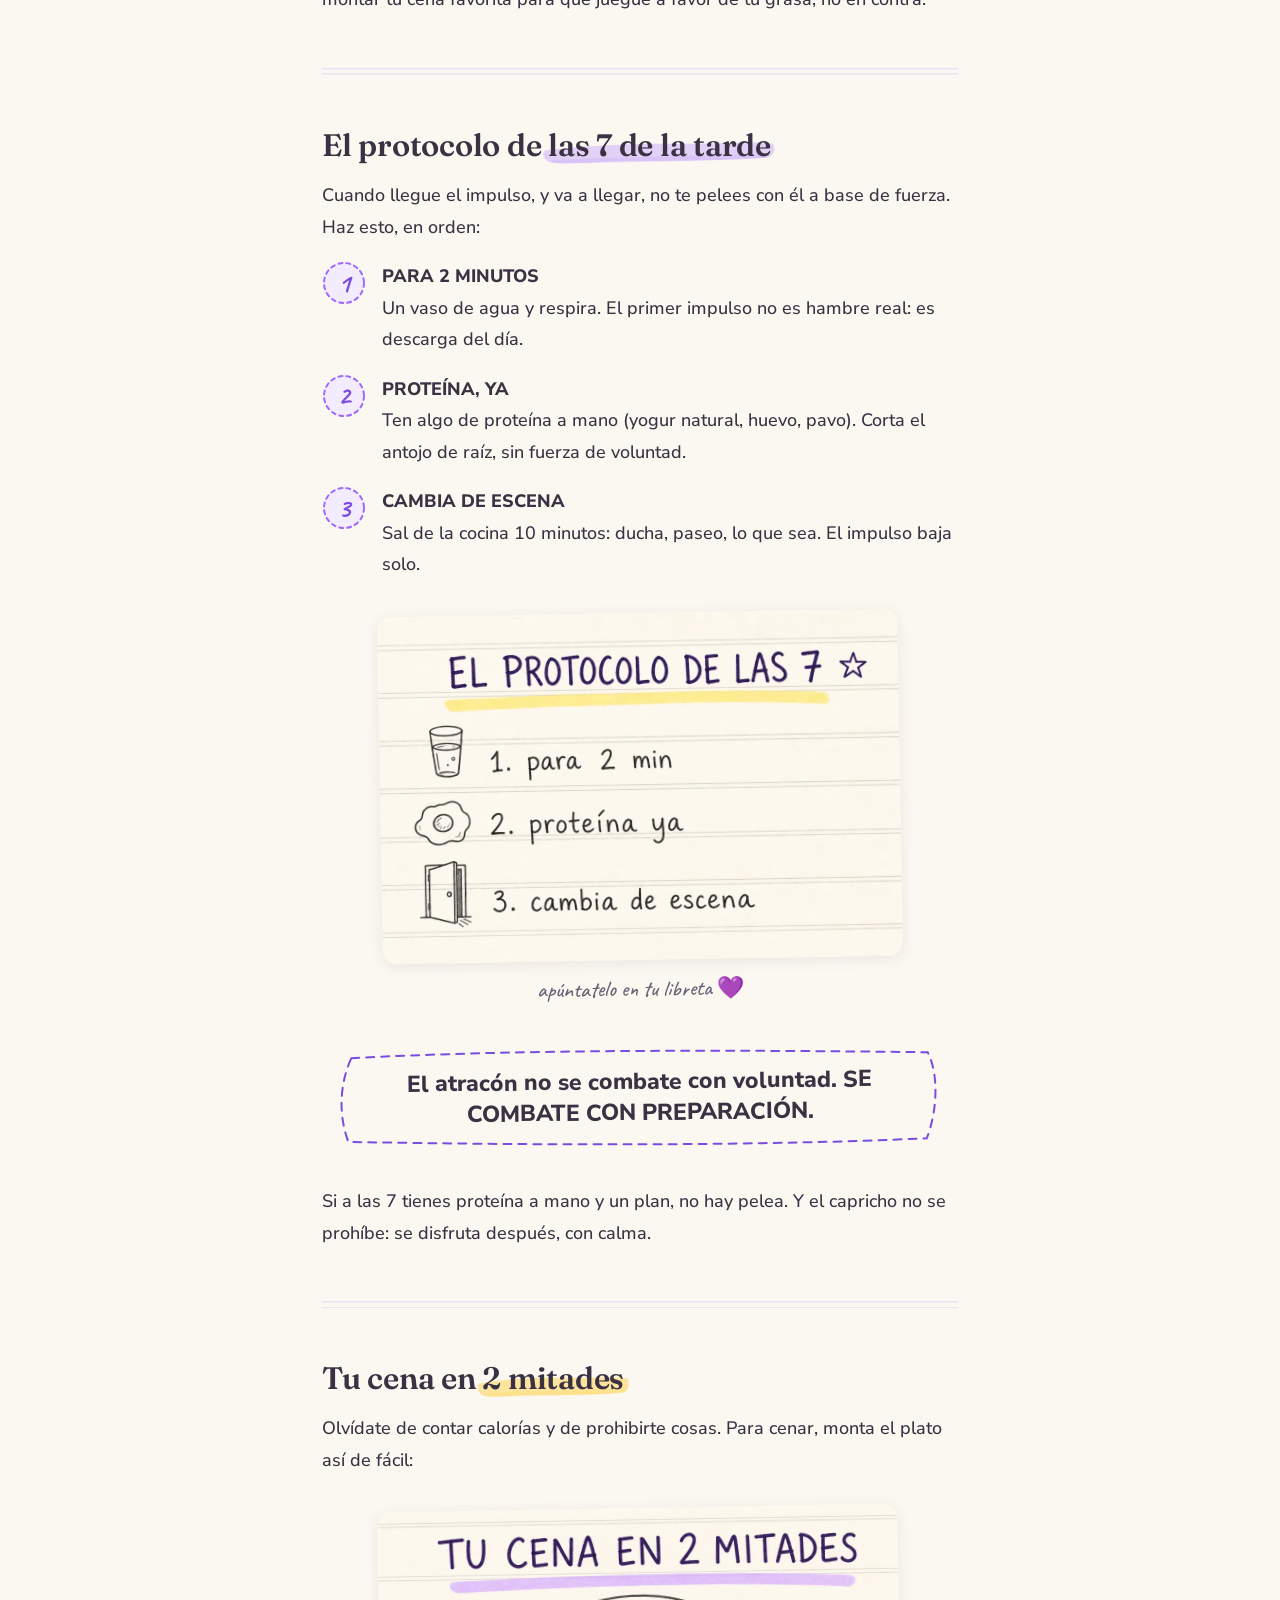
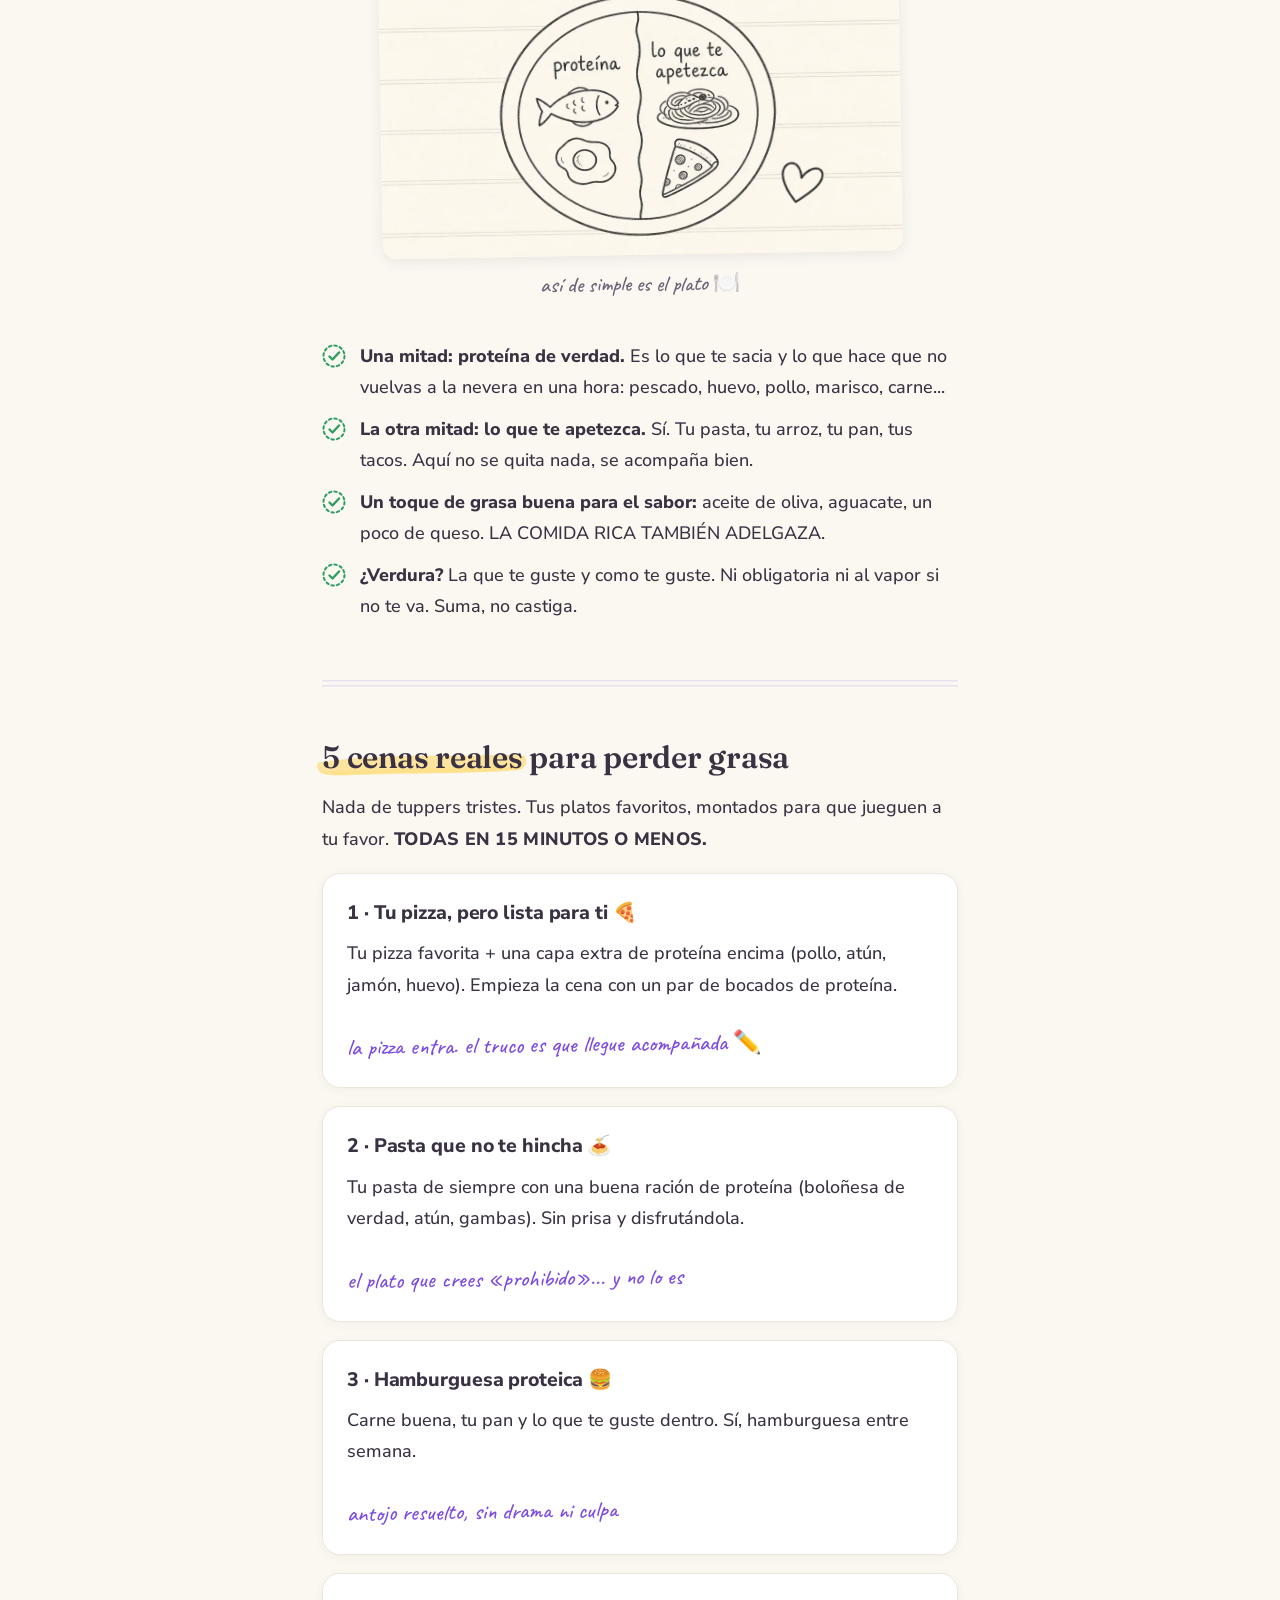
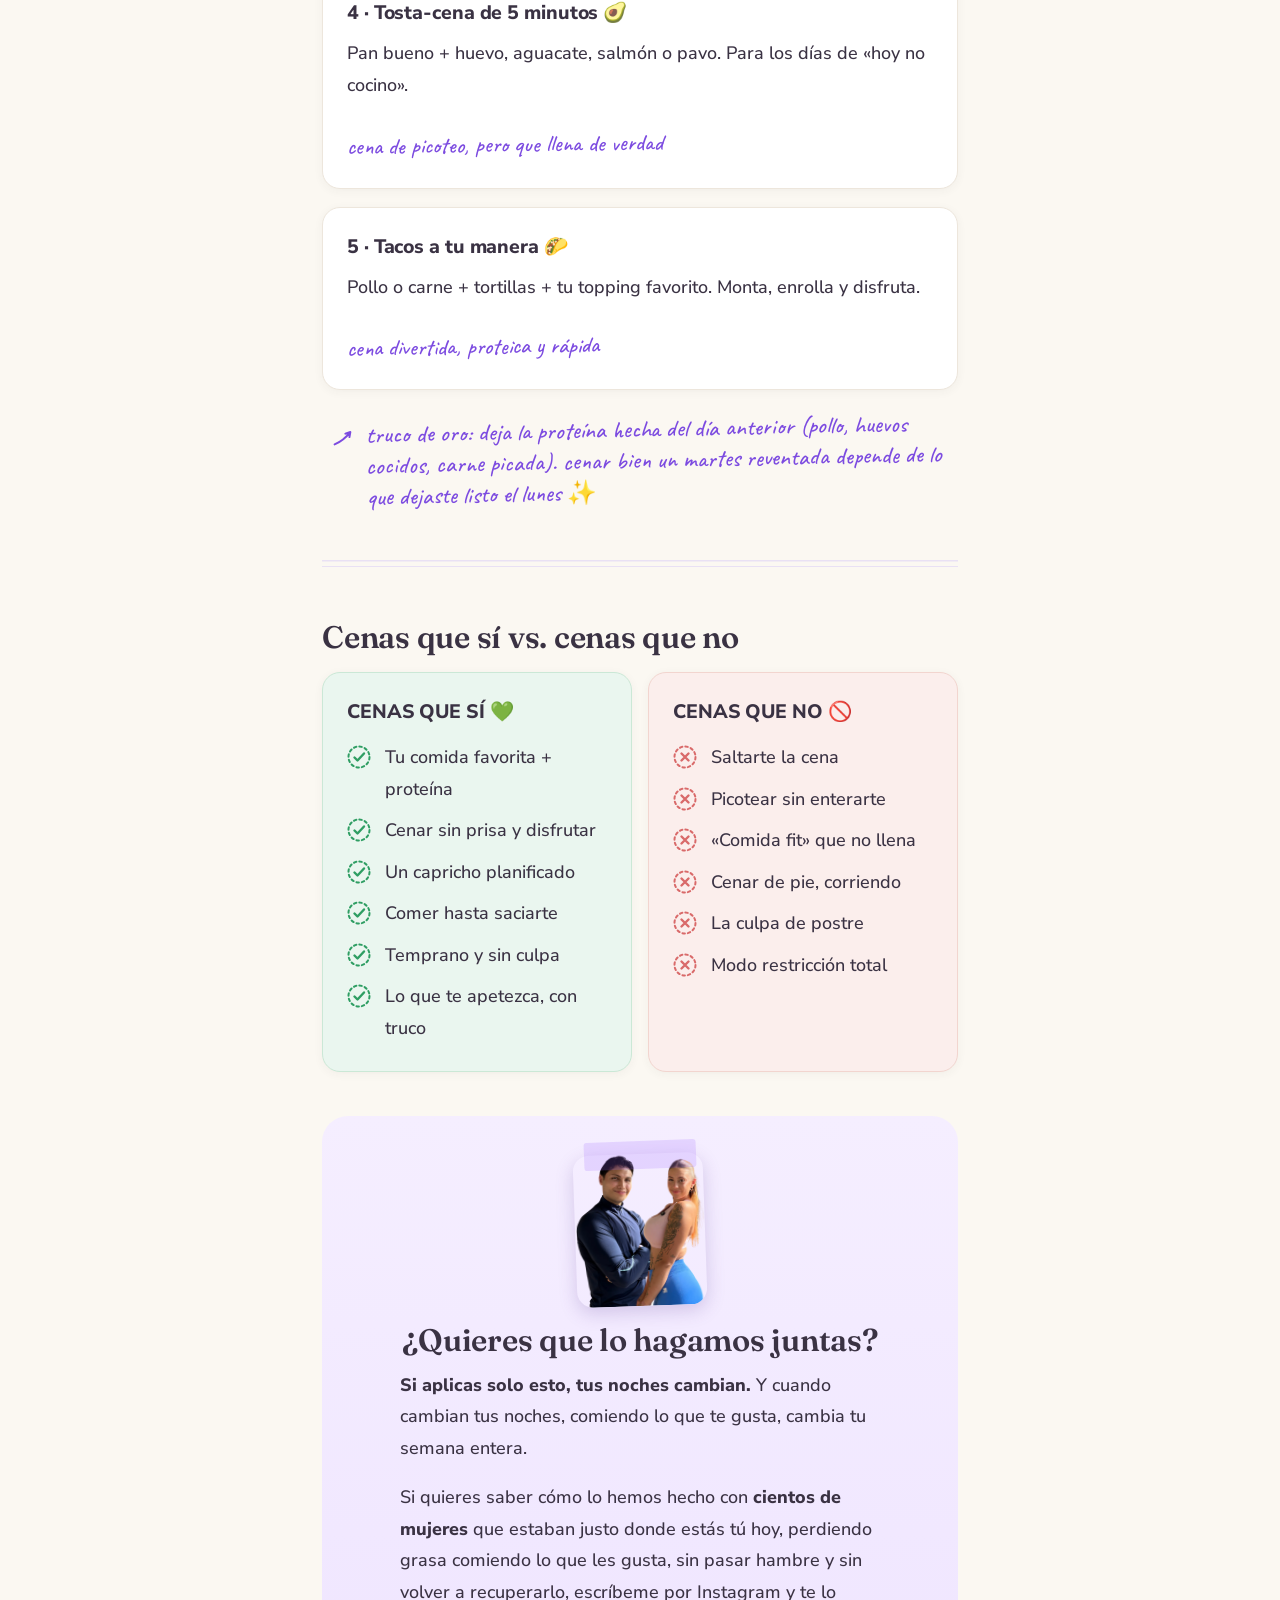
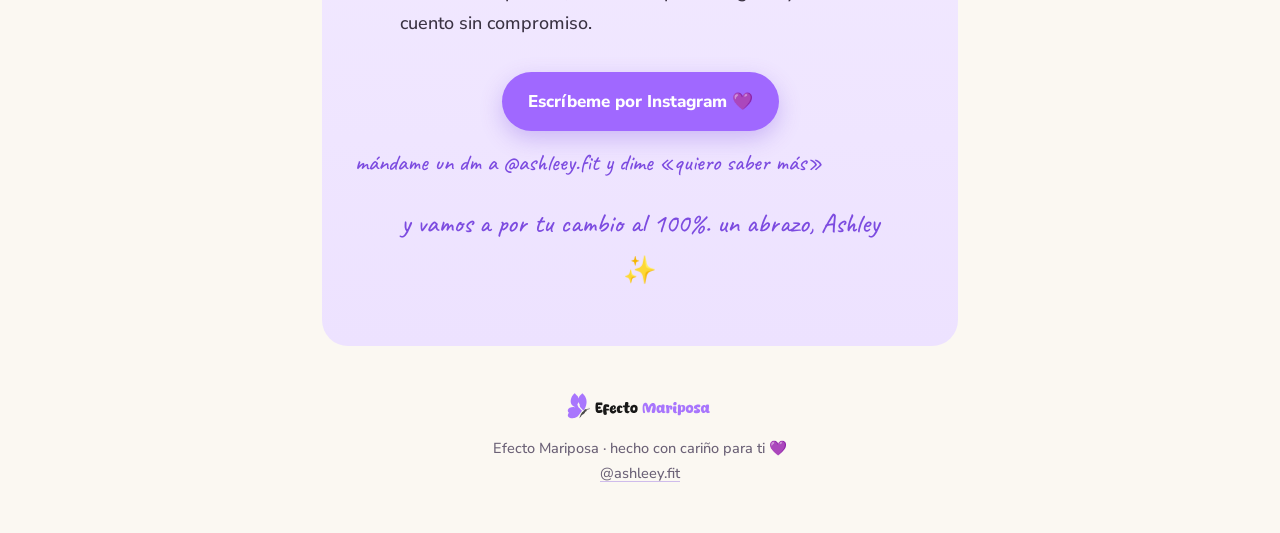
<file: guia-cenas/index.html>
<!DOCTYPE html>
<html lang="es">
<head>
<meta charset="utf-8">
<meta name="viewport" content="width=device-width,initial-scale=1">
<meta name="robots" content="noindex,nofollow">
<title>Las mejores cenas para perder grasa · Efecto Mariposa</title>
<meta name="description" content="Cena tu comida favorita sin hincharte y sin culpa: el protocolo de las 7 de la tarde, tu plato en 2 mitades y 5 cenas reales. Una guía de Ashley · Efecto Mariposa.">
<meta property="og:title" content="Las mejores cenas para perder grasa 🌙">
<meta property="og:description" content="Cena tu comida favorita sin hincharte y sin culpa. Una guía de Ashley · Efecto Mariposa 💜">
<meta property="og:image" content="https://daniel-figutech.github.io/em-recursos/assets/img/ba-cenas.jpg">
<link rel="icon" href="data:image/svg+xml,<svg xmlns=%22http://www.w3.org/2000/svg%22 viewBox=%220 0 100 100%22><text y=%22.9em%22 font-size=%2290%22>🦋</text></svg>">
<link rel="preconnect" href="https://fonts.googleapis.com">
<link rel="preconnect" href="https://fonts.gstatic.com" crossorigin>
<link href="https://fonts.googleapis.com/css2?family=Caveat:wght@500;600;700&family=Fraunces:opsz,wght@9..144,500;9..144,600&family=Nunito+Sans:opsz,wght@6..12,500;6..12,700;6..12,800&display=swap" rel="stylesheet">
<link rel="stylesheet" href="../assets/css/guia.css">
<script>document.documentElement.classList.add('js')</script>
</head>
<body>
<div class="wrap">

  <header class="top">
    <img src="../assets/img/logo-efecto-mariposa.svg" alt="Efecto Mariposa">
  </header>

  <div class="hero">
    <span class="overline">una guía de Ashley · Efecto Mariposa 💜</span>
    <h1>Las mejores <span class="mark"><span class="t">cenas</span><svg class="brush" viewBox="0 0 320 50" preserveAspectRatio="none" aria-hidden="true"><path d="M4,18 C60,9 130,8 195,11 C250,13 288,9 316,15 C320,30 318,39 306,44 C245,50 150,44 86,45 C50,46 18,48 8,41 C1,34 0,23 4,18 Z"/><path class="ink2" d="M14,38 C100,35 210,37 302,35 C313,35 317,41 307,44 C220,49 110,47 28,46 C16,45 7,42 14,38 Z"/></svg></span> para perder grasa</h1>
    <p class="sub">Cena tu comida favorita sin hincharte y sin sentirte culpable. Cientos de mujeres pierden grasa cenando esto con nosotros.</p>
  </div>

  <figure class="foto tape reveal">
    <img src="../assets/img/ba-cenas.jpg" alt="Antes y después real de una alumna de Efecto Mariposa">
    <figcaption>cambio real de una alumna ✨</figcaption>
  </figure>

  <hr class="raya">

  <section>
    <h2>Léeme primero</h2>
    <p>Verdad que nadie te dice: <span class="caps">TU DÍA NO SE GANA EN EL DESAYUNO. SE GANA O SE PIERDE EN LA CENA.</span></p>
    <p>Puedes hacerlo todo perfecto de 8:00 a 18:00 y tirarlo abajo en 20 minutos cuando llegas reventada, con hambre y con la cabeza frita. Ese momento, entre las 7 y las 10, es donde se cae el 90% de las mujeres. Y no es falta de voluntad: llegas ahí con el depósito de decisiones vacío después de un día entero decidiendo.</p>
    <p>Ahora la parte que te va a gustar: <strong>no te voy a mandar a cenar lechuga triste.</strong> Aquí se cena pizza, pasta, hamburguesa... lo que te apetezca, con cabeza. Te doy las dos claves: cómo desactivar el atracón de la noche y cómo montar tu cena favorita para que juegue a favor de tu grasa, no en contra.</p>
  </section>

  <hr class="raya">

  <section>
    <h2>El protocolo de <span class="mark m2"><span class="t">las 7 de la tarde</span><svg class="brush" viewBox="0 0 320 50" preserveAspectRatio="none" aria-hidden="true"><path d="M4,18 C60,9 130,8 195,11 C250,13 288,9 316,15 C320,30 318,39 306,44 C245,50 150,44 86,45 C50,46 18,48 8,41 C1,34 0,23 4,18 Z"/><path class="ink2" d="M14,38 C100,35 210,37 302,35 C313,35 317,41 307,44 C220,49 110,47 28,46 C16,45 7,42 14,38 Z"/></svg></span></h2>
    <p>Cuando llegue el impulso, y va a llegar, no te pelees con él a base de fuerza. Haz esto, en orden:</p>

    <div class="paso reveal">
      <span class="n">1</span>
      <p><span class="titulo">PARA 2 MINUTOS</span> Un vaso de agua y respira. El primer impulso no es hambre real: es descarga del día.</p>
    </div>
    <div class="paso reveal">
      <span class="n">2</span>
      <p><span class="titulo">PROTEÍNA, YA</span> Ten algo de proteína a mano (yogur natural, huevo, pavo). Corta el antojo de raíz, sin fuerza de voluntad.</p>
    </div>
    <div class="paso reveal">
      <span class="n">3</span>
      <p><span class="titulo">CAMBIA DE ESCENA</span> Sal de la cocina 10 minutos: ducha, paseo, lo que sea. El impulso baja solo.</p>
    </div>

    <figure class="nota reveal">
      <img src="../assets/notas/cenas-protocolo-7pm.webp" alt="Nota escrita a mano con el protocolo de las 7 de la tarde" loading="lazy" onerror="this.closest('figure').classList.add('pendiente')">
      <span class="hueco"><b>aquí va un dibujito a mano ✏️</b><code>cenas-protocolo-7pm.webp</code></span>
      <figcaption>apúntatelo en tu libreta 💜</figcaption>
    </figure>

    <div class="callout"><span class="t">El atracón no se combate con voluntad. SE COMBATE CON PREPARACIÓN.</span><svg class="box" viewBox="0 0 320 96" preserveAspectRatio="none" aria-hidden="true"><path d="M15,11 C100,5 210,8 305,12 C311,33 309,66 304,87 C220,92 108,89 13,84 C8,60 9,33 15,11 Z" fill="none" stroke-width="2" stroke-dasharray="8 7" stroke-linecap="round" vector-effect="non-scaling-stroke"/></svg></div>

    <p>Si a las 7 tienes proteína a mano y un plan, no hay pelea. Y el capricho no se prohíbe: se disfruta después, con calma.</p>
  </section>

  <hr class="raya">

  <section>
    <h2>Tu cena en <span class="mark"><span class="t">2 mitades</span><svg class="brush" viewBox="0 0 320 50" preserveAspectRatio="none" aria-hidden="true"><path d="M4,18 C60,9 130,8 195,11 C250,13 288,9 316,15 C320,30 318,39 306,44 C245,50 150,44 86,45 C50,46 18,48 8,41 C1,34 0,23 4,18 Z"/><path class="ink2" d="M14,38 C100,35 210,37 302,35 C313,35 317,41 307,44 C220,49 110,47 28,46 C16,45 7,42 14,38 Z"/></svg></span></h2>
    <p>Olvídate de contar calorías y de prohibirte cosas. Para cenar, monta el plato así de fácil:</p>

    <figure class="nota reveal">
      <img src="../assets/notas/cenas-plato-2-mitades.webp" alt="Plato dibujado a mano: una mitad proteína, otra mitad lo que te apetezca" loading="lazy" onerror="this.closest('figure').classList.add('pendiente')">
      <span class="hueco"><b>aquí va un dibujito a mano ✏️</b><code>cenas-plato-2-mitades.webp</code></span>
      <figcaption>así de simple es el plato 🍽️</figcaption>
    </figure>

    <ul class="si">
      <li><strong>Una mitad: proteína de verdad.</strong> Es lo que te sacia y lo que hace que no vuelvas a la nevera en una hora: pescado, huevo, pollo, marisco, carne...</li>
      <li><strong>La otra mitad: lo que te apetezca.</strong> Sí. Tu pasta, tu arroz, tu pan, tus tacos. Aquí no se quita nada, se acompaña bien.</li>
      <li><strong>Un toque de grasa buena para el sabor:</strong> aceite de oliva, aguacate, un poco de queso. LA COMIDA RICA TAMBIÉN ADELGAZA.</li>
      <li><strong>¿Verdura?</strong> La que te guste y como te guste. Ni obligatoria ni al vapor si no te va. Suma, no castiga.</li>
    </ul>
  </section>

  <hr class="raya">

  <section>
    <h2><span class="mark"><span class="t">5 cenas reales</span><svg class="brush" viewBox="0 0 320 50" preserveAspectRatio="none" aria-hidden="true"><path d="M4,18 C60,9 130,8 195,11 C250,13 288,9 316,15 C320,30 318,39 306,44 C245,50 150,44 86,45 C50,46 18,48 8,41 C1,34 0,23 4,18 Z"/><path class="ink2" d="M14,38 C100,35 210,37 302,35 C313,35 317,41 307,44 C220,49 110,47 28,46 C16,45 7,42 14,38 Z"/></svg></span> para perder grasa</h2>
    <p>Nada de tuppers tristes. Tus platos favoritos, montados para que jueguen a tu favor. <span class="caps">TODAS EN 15 MINUTOS O MENOS.</span></p>

    <div class="card reveal">
      <h3>1 · Tu pizza, pero lista para ti 🍕</h3>
      <p>Tu pizza favorita + una capa extra de proteína encima (pollo, atún, jamón, huevo). Empieza la cena con un par de bocados de proteína.</p>
      <span class="remate">la pizza entra. el truco es que llegue acompañada ✏️</span>
    </div>
    <div class="card reveal">
      <h3>2 · Pasta que no te hincha 🍝</h3>
      <p>Tu pasta de siempre con una buena ración de proteína (boloñesa de verdad, atún, gambas). Sin prisa y disfrutándola.</p>
      <span class="remate">el plato que crees «prohibido»... y no lo es</span>
    </div>
    <div class="card reveal">
      <h3>3 · Hamburguesa proteica 🍔</h3>
      <p>Carne buena, tu pan y lo que te guste dentro. Sí, hamburguesa entre semana.</p>
      <span class="remate">antojo resuelto, sin drama ni culpa</span>
    </div>
    <div class="card reveal">
      <h3>4 · Tosta-cena de 5 minutos 🥑</h3>
      <p>Pan bueno + huevo, aguacate, salmón o pavo. Para los días de «hoy no cocino».</p>
      <span class="remate">cena de picoteo, pero que llena de verdad</span>
    </div>
    <div class="card reveal">
      <h3>5 · Tacos a tu manera 🌮</h3>
      <p>Pollo o carne + tortillas + tu topping favorito. Monta, enrolla y disfruta.</p>
      <span class="remate">cena divertida, proteica y rápida</span>
    </div>

    <p class="nota-mano">truco de oro: deja la proteína hecha del día anterior (pollo, huevos cocidos, carne picada). cenar bien un martes reventada depende de lo que dejaste listo el lunes ✨</p>
  </section>

  <hr class="raya">

  <section>
    <h2>Cenas que sí vs. cenas que no</h2>
    <div class="dos">
      <div class="card verde reveal">
        <h3>CENAS QUE SÍ 💚</h3>
        <ul class="si">
          <li>Tu comida favorita + proteína</li>
          <li>Cenar sin prisa y disfrutar</li>
          <li>Un capricho planificado</li>
          <li>Comer hasta saciarte</li>
          <li>Temprano y sin culpa</li>
          <li>Lo que te apetezca, con truco</li>
        </ul>
      </div>
      <div class="card roja reveal">
        <h3>CENAS QUE NO 🚫</h3>
        <ul class="no">
          <li>Saltarte la cena</li>
          <li>Picotear sin enterarte</li>
          <li>«Comida fit» que no llena</li>
          <li>Cenar de pie, corriendo</li>
          <li>La culpa de postre</li>
          <li>Modo restricción total</li>
        </ul>
      </div>
    </div>
  </section>

  <div class="cta-final reveal">
    <div class="foto tape"><img src="../assets/img/diego-y-ashley.webp" alt="Diego y Ashley, entrenadores de Efecto Mariposa"></div>
    <h2>¿Quieres que lo hagamos juntas?</h2>
    <p><strong>Si aplicas solo esto, tus noches cambian.</strong> Y cuando cambian tus noches, comiendo lo que te gusta, cambia tu semana entera.</p>
    <p>Si quieres saber cómo lo hemos hecho con <strong>cientos de mujeres</strong> que estaban justo donde estás tú hoy, perdiendo grasa comiendo lo que les gusta, sin pasar hambre y sin volver a recuperarlo, escríbeme por Instagram y te lo cuento sin compromiso.</p>
    <a class="btn" href="https://ig.me/m/ashleey.fit">Escríbeme por Instagram 💜</a>
    <p class="mini">mándame un dm a @ashleey.fit y dime «quiero saber más»</p>
    <p class="firma">y vamos a por tu cambio al 100%. un abrazo, Ashley ✨</p>
  </div>

  <footer>
    <img src="../assets/img/logo-efecto-mariposa.svg" alt="">
    Efecto Mariposa · hecho con cariño para ti 💜<br>
    <a href="https://www.instagram.com/ashleey.fit/">@ashleey.fit</a>
  </footer>

</div>
<script src="../assets/js/guia.js"></script>
</body>
</html>
</file>
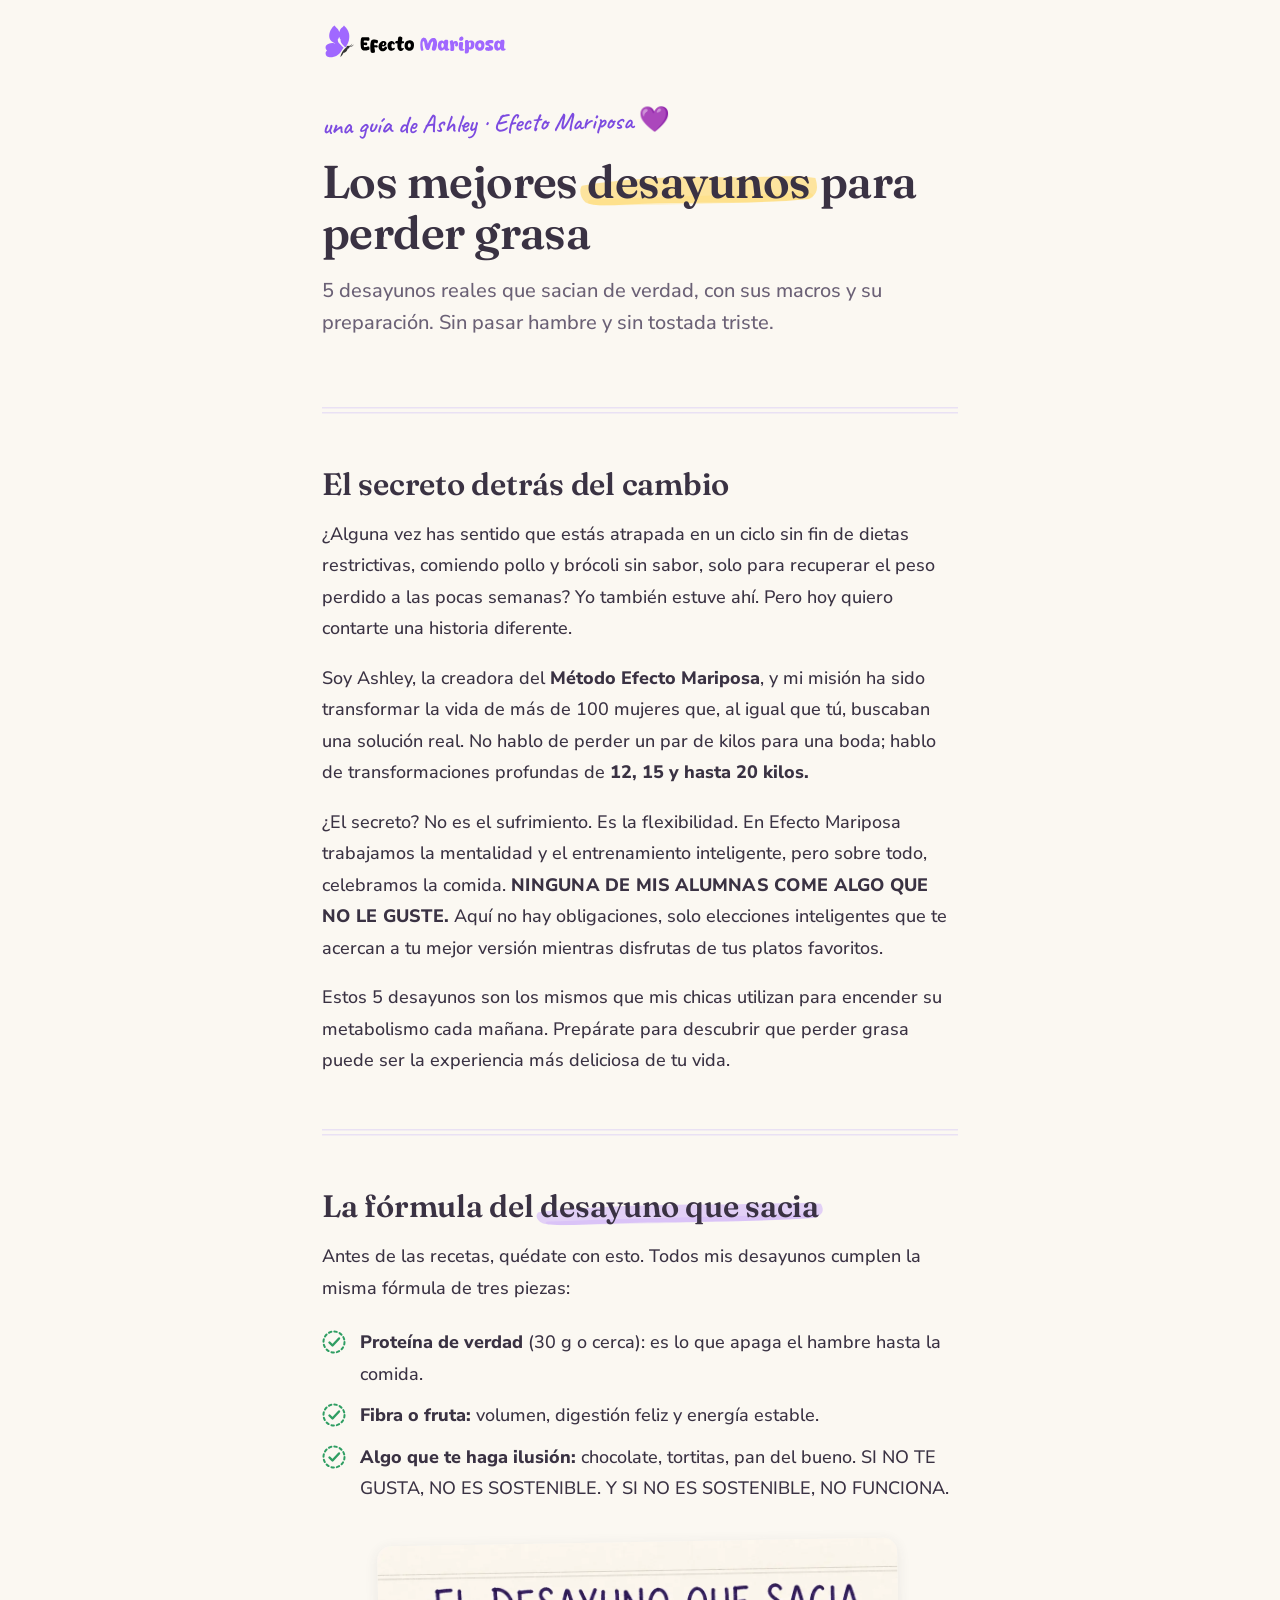
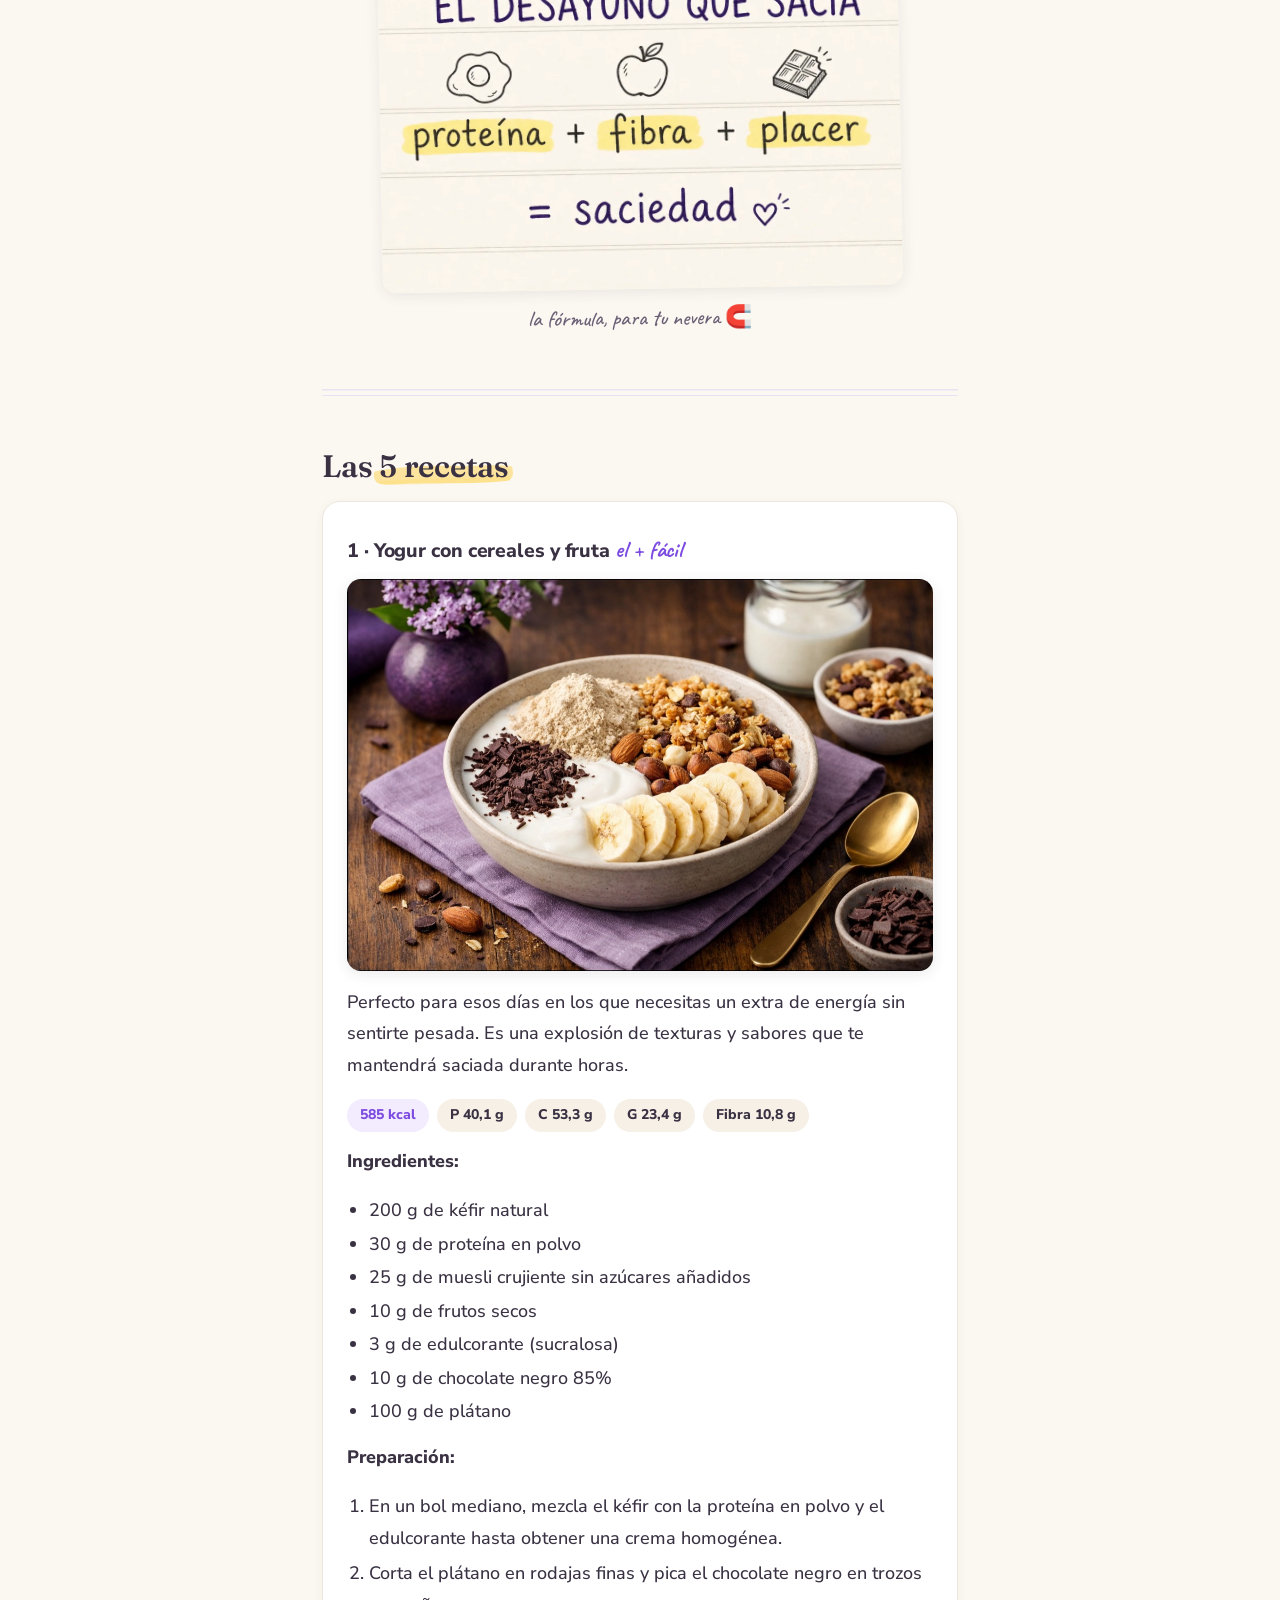
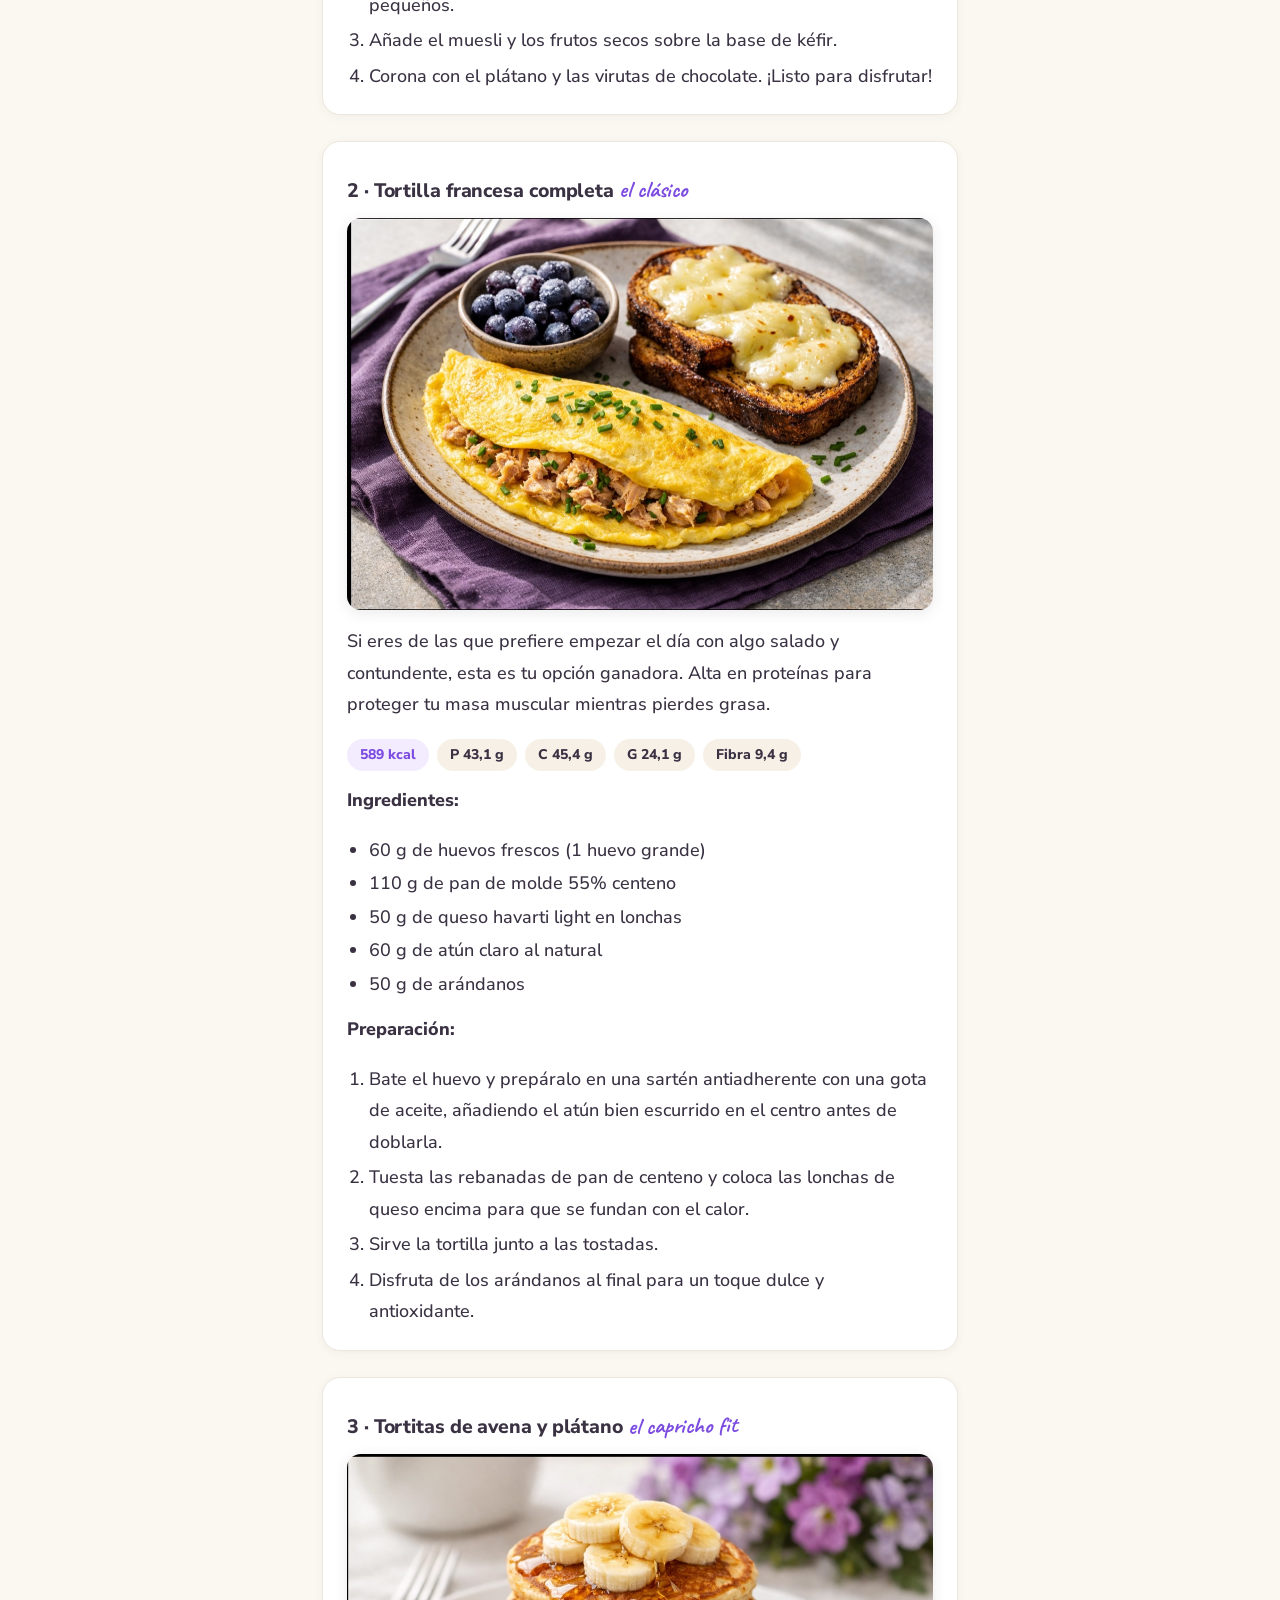
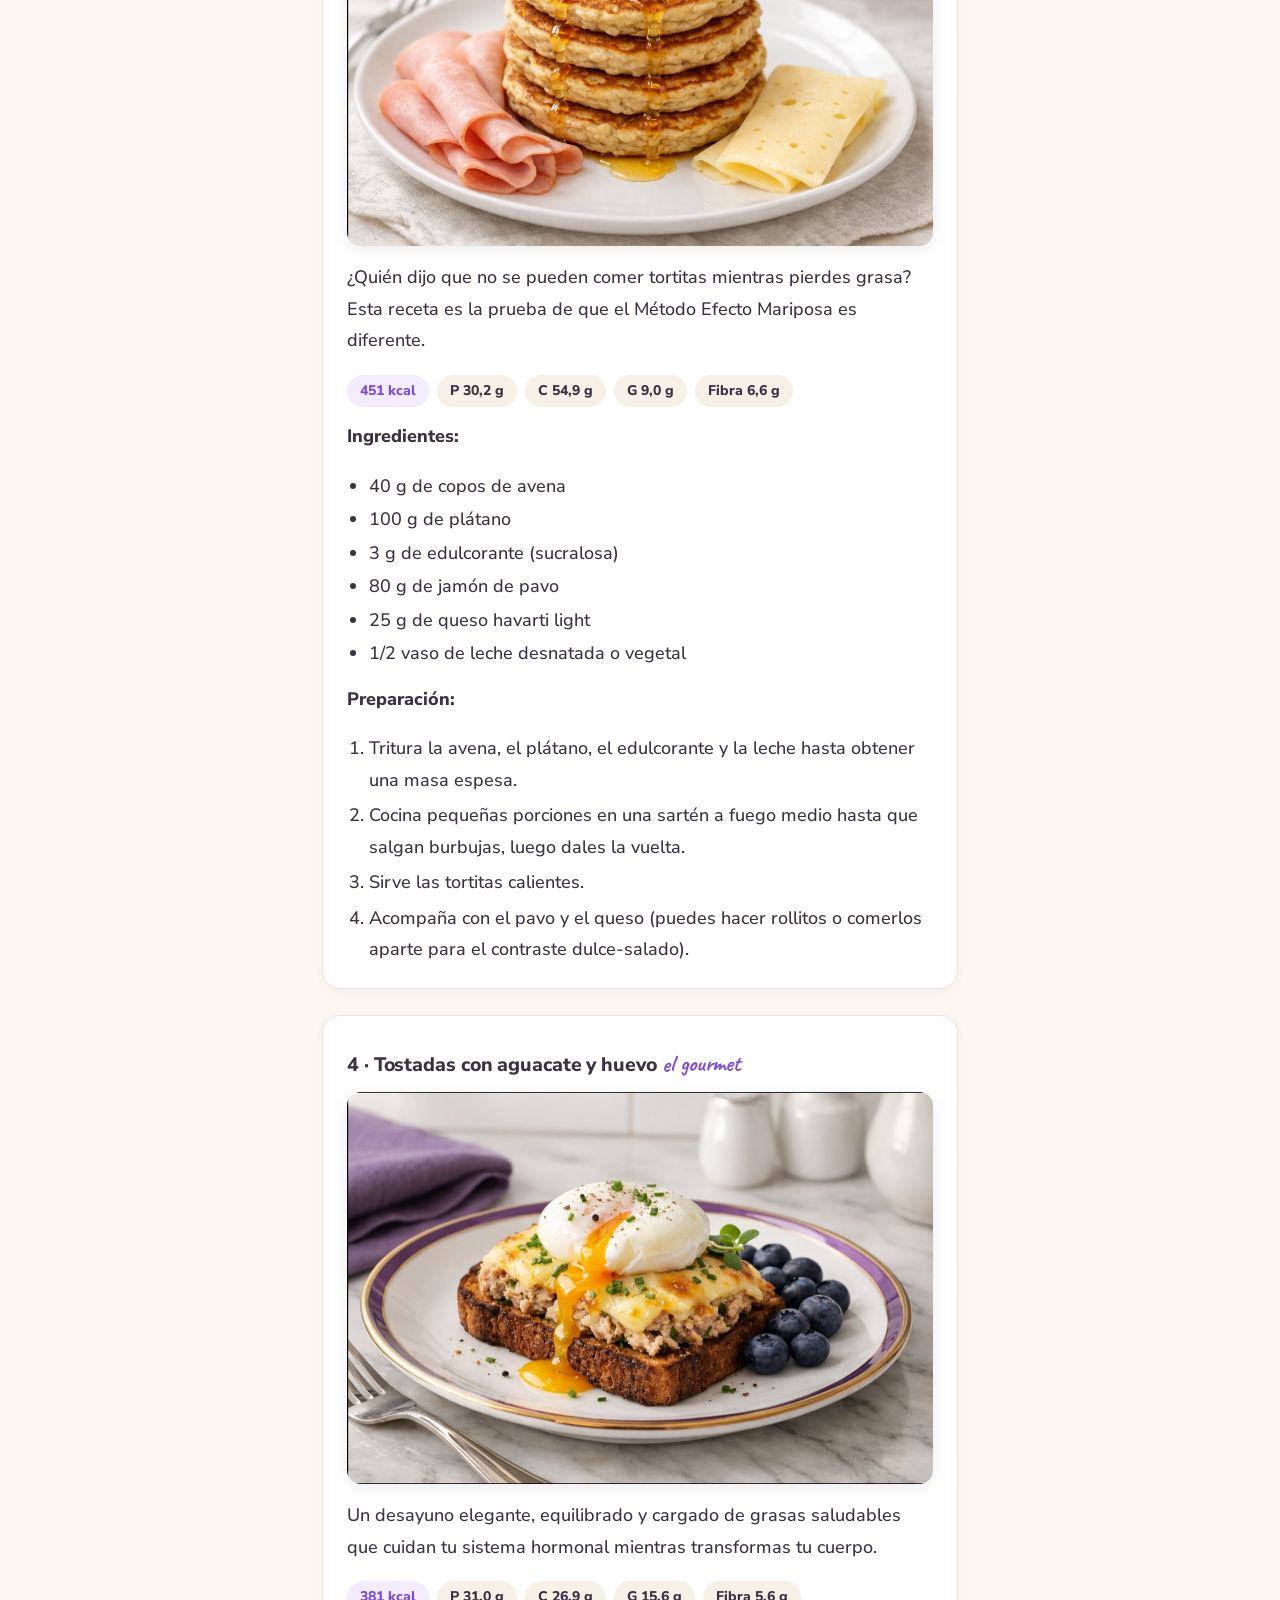
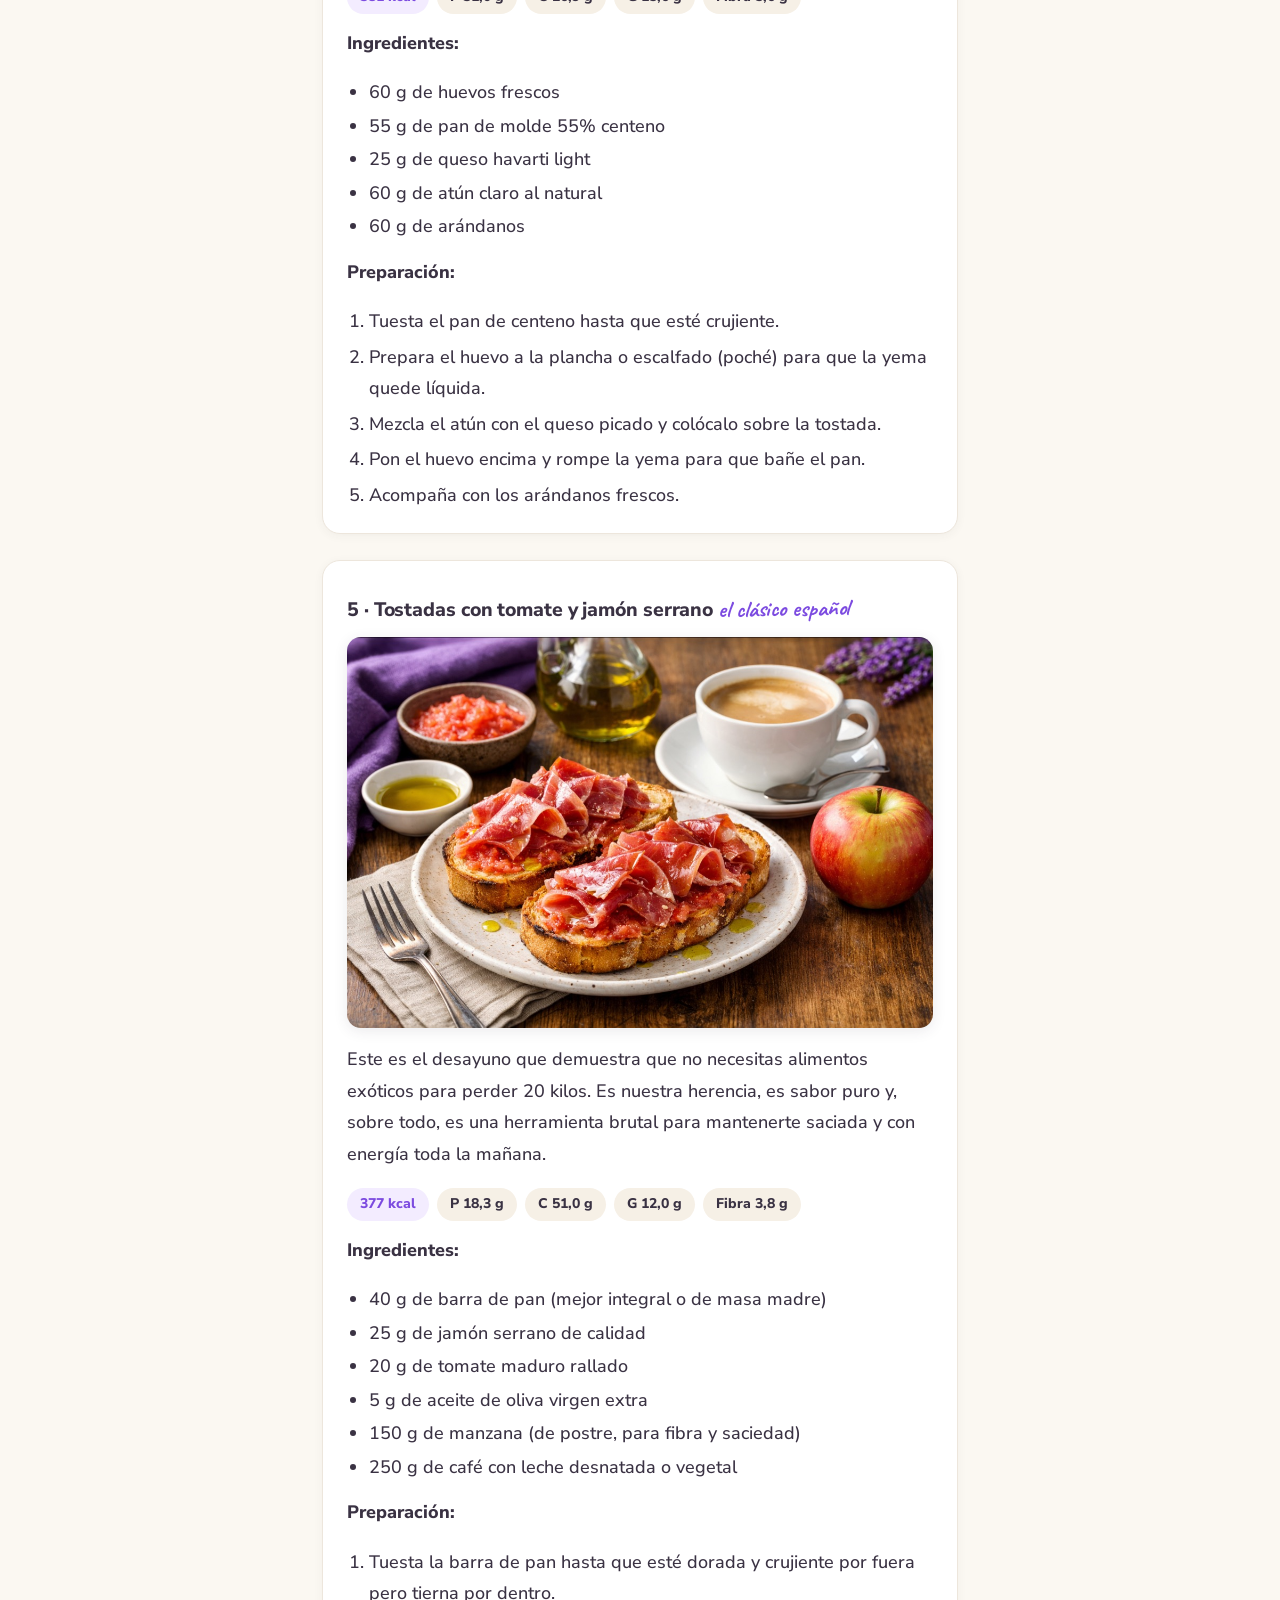
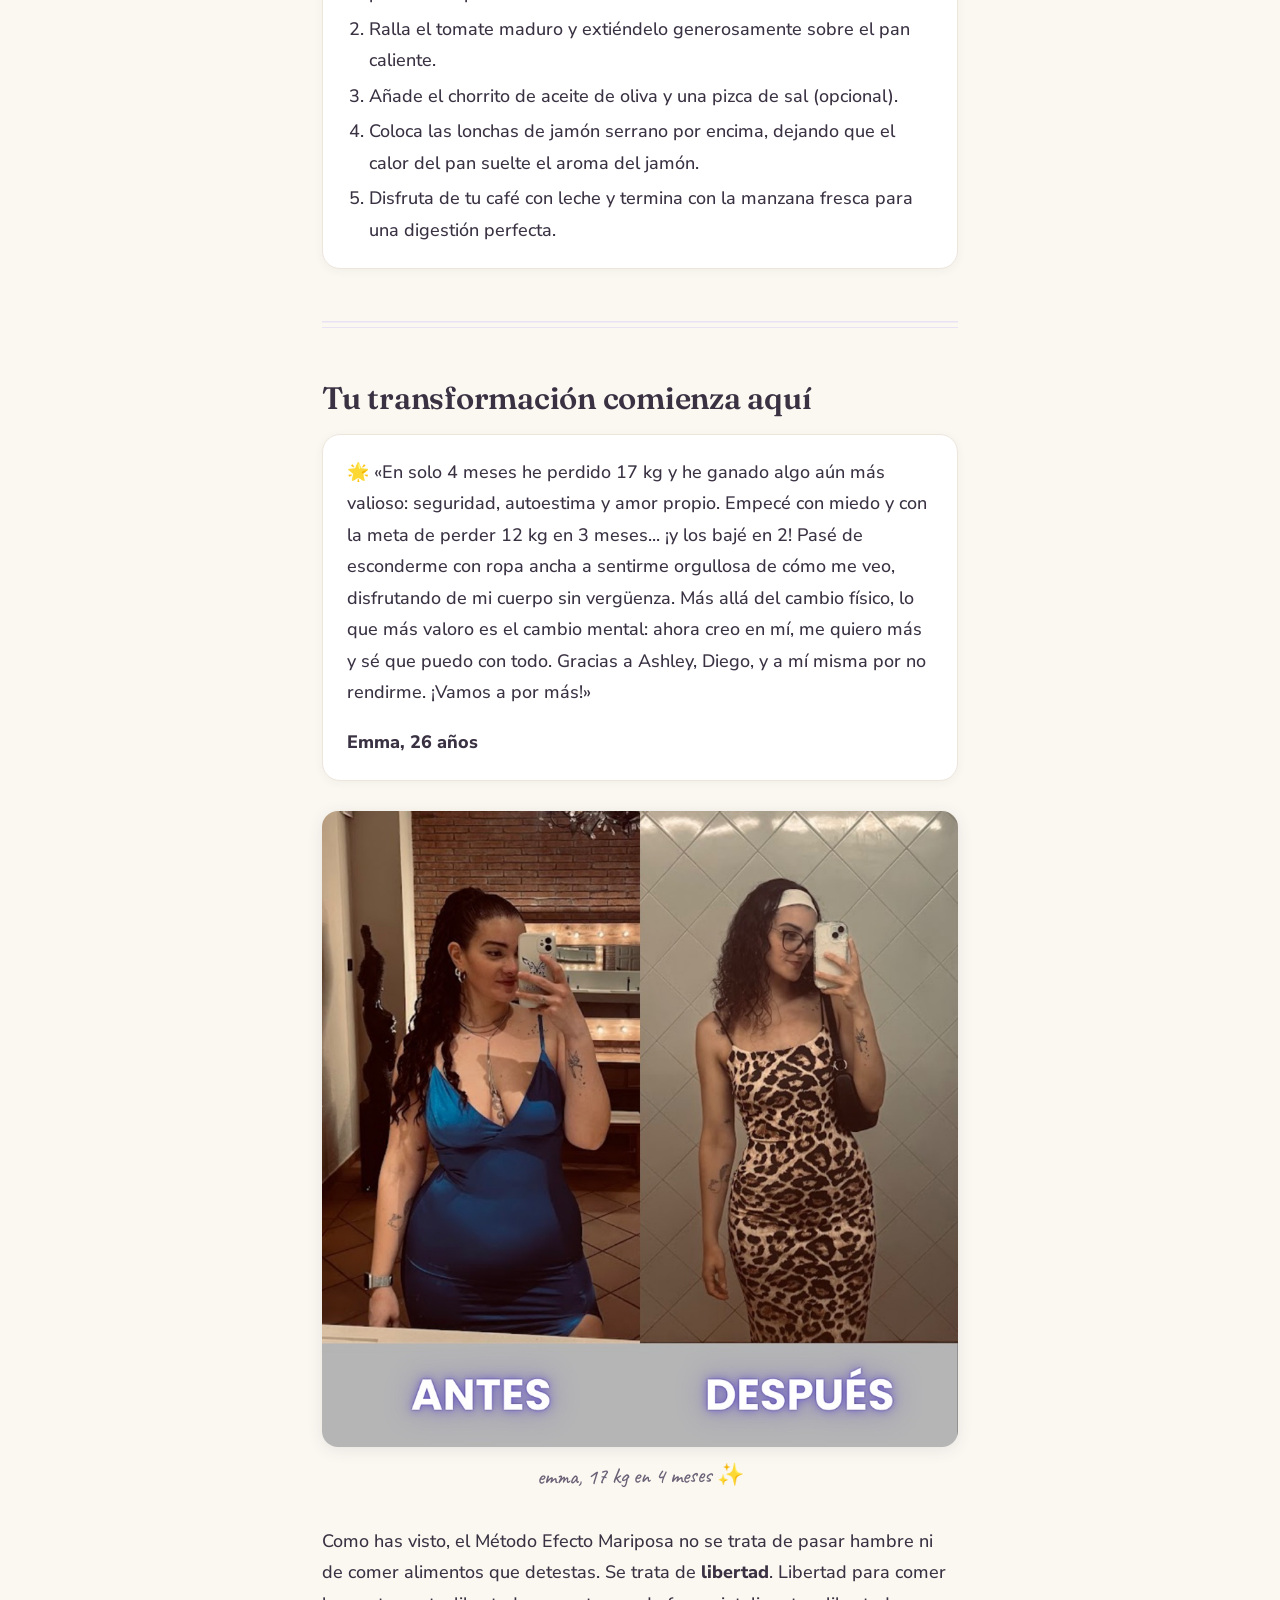
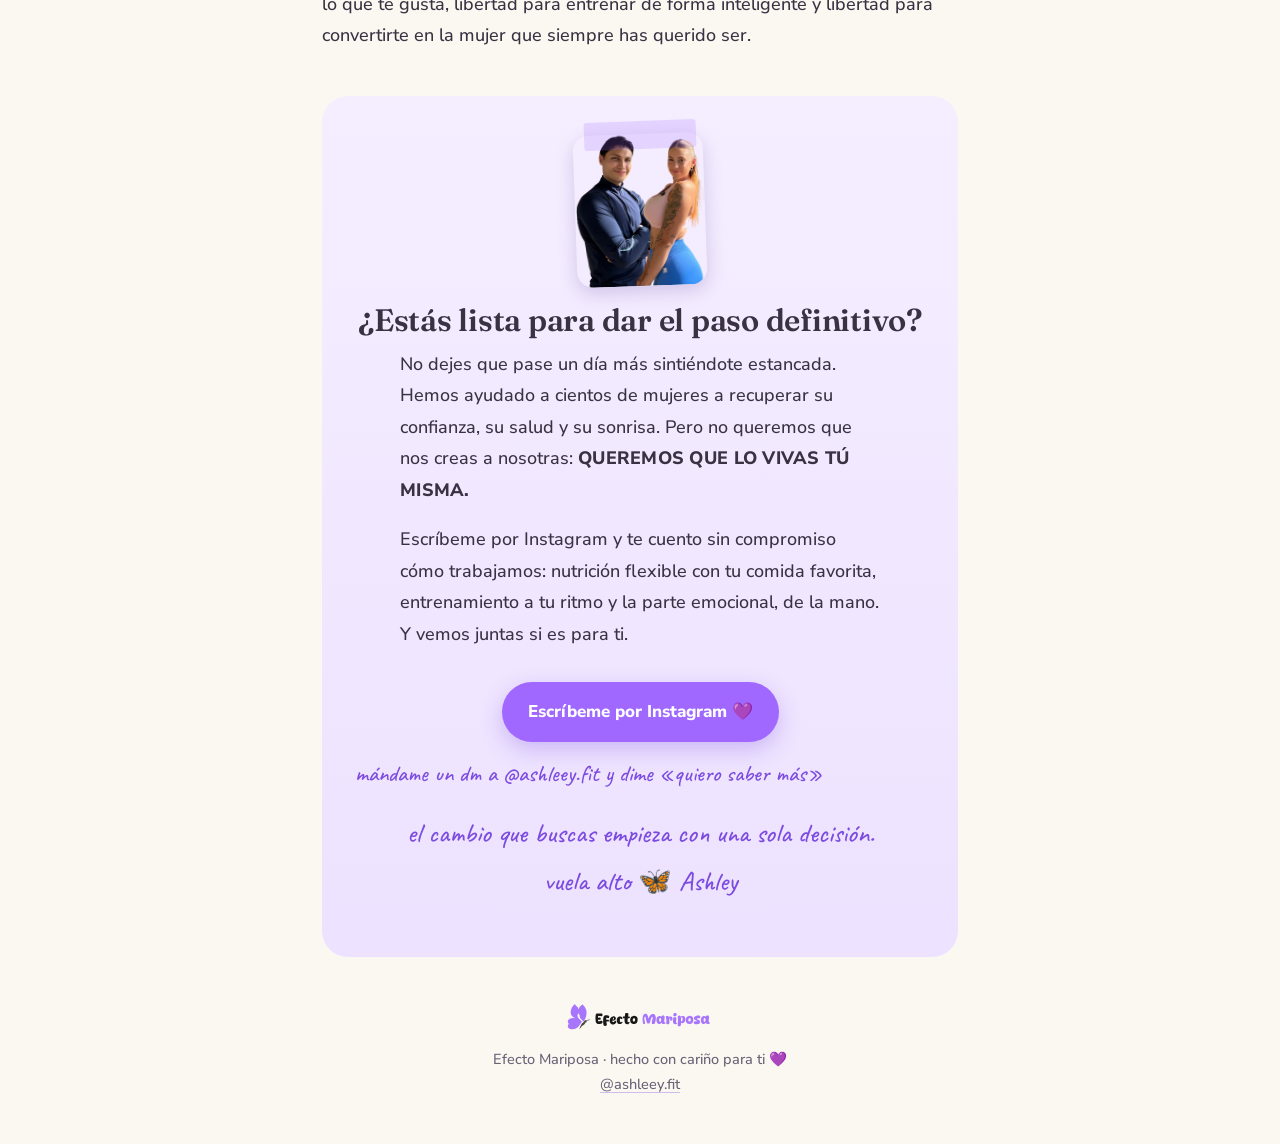
<file: guia-desayunos/index.html>
<!DOCTYPE html>
<html lang="es">
<head>
<meta charset="utf-8">
<meta name="viewport" content="width=device-width,initial-scale=1">
<meta name="robots" content="noindex,nofollow">
<title>Los mejores desayunos para perder grasa · Efecto Mariposa</title>
<meta name="description" content="5 desayunos reales que sacian, con sus macros y su preparación paso a paso. Sin pasar hambre y sin tostada triste. Una guía de Ashley · Efecto Mariposa.">
<meta property="og:title" content="Los mejores desayunos para perder grasa 🍳">
<meta property="og:description" content="5 desayunos reales que sacian, con macros y preparación. Una guía de Ashley · Efecto Mariposa 💜">
<meta property="og:image" content="https://daniel-figutech.github.io/em-recursos/assets/img/desayuno-1-yogur.jpg">
<link rel="icon" href="data:image/svg+xml,<svg xmlns=%22http://www.w3.org/2000/svg%22 viewBox=%220 0 100 100%22><text y=%22.9em%22 font-size=%2290%22>🦋</text></svg>">
<link rel="preconnect" href="https://fonts.googleapis.com">
<link rel="preconnect" href="https://fonts.gstatic.com" crossorigin>
<link href="https://fonts.googleapis.com/css2?family=Caveat:wght@500;600;700&family=Fraunces:opsz,wght@9..144,500;9..144,600&family=Nunito+Sans:opsz,wght@6..12,500;6..12,700;6..12,800&display=swap" rel="stylesheet">
<link rel="stylesheet" href="../assets/css/guia.css">
<script>document.documentElement.classList.add('js')</script>
</head>
<body>
<div class="wrap">

  <header class="top">
    <img src="../assets/img/logo-efecto-mariposa.svg" alt="Efecto Mariposa">
  </header>

  <div class="hero">
    <span class="overline">una guía de Ashley · Efecto Mariposa 💜</span>
    <h1>Los mejores <span class="mark"><span class="t">desayunos</span><svg class="brush" viewBox="0 0 320 50" preserveAspectRatio="none" aria-hidden="true"><path d="M4,18 C60,9 130,8 195,11 C250,13 288,9 316,15 C320,30 318,39 306,44 C245,50 150,44 86,45 C50,46 18,48 8,41 C1,34 0,23 4,18 Z"/><path class="ink2" d="M14,38 C100,35 210,37 302,35 C313,35 317,41 307,44 C220,49 110,47 28,46 C16,45 7,42 14,38 Z"/></svg></span> para perder grasa</h1>
    <p class="sub">5 desayunos reales que sacian de verdad, con sus macros y su preparación. Sin pasar hambre y sin tostada triste.</p>
  </div>

  <hr class="raya">

  <section>
    <h2>El secreto detrás del cambio</h2>
    <p>¿Alguna vez has sentido que estás atrapada en un ciclo sin fin de dietas restrictivas, comiendo pollo y brócoli sin sabor, solo para recuperar el peso perdido a las pocas semanas? Yo también estuve ahí. Pero hoy quiero contarte una historia diferente.</p>
    <p>Soy Ashley, la creadora del <strong>Método Efecto Mariposa</strong>, y mi misión ha sido transformar la vida de más de 100 mujeres que, al igual que tú, buscaban una solución real. No hablo de perder un par de kilos para una boda; hablo de transformaciones profundas de <strong>12, 15 y hasta 20 kilos.</strong></p>
    <p>¿El secreto? No es el sufrimiento. Es la flexibilidad. En Efecto Mariposa trabajamos la mentalidad y el entrenamiento inteligente, pero sobre todo, celebramos la comida. <span class="caps">NINGUNA DE MIS ALUMNAS COME ALGO QUE NO LE GUSTE.</span> Aquí no hay obligaciones, solo elecciones inteligentes que te acercan a tu mejor versión mientras disfrutas de tus platos favoritos.</p>
    <p>Estos 5 desayunos son los mismos que mis chicas utilizan para encender su metabolismo cada mañana. Prepárate para descubrir que perder grasa puede ser la experiencia más deliciosa de tu vida.</p>
  </section>

  <hr class="raya">

  <section>
    <h2>La fórmula del <span class="mark m2"><span class="t">desayuno que sacia</span><svg class="brush" viewBox="0 0 320 50" preserveAspectRatio="none" aria-hidden="true"><path d="M4,18 C60,9 130,8 195,11 C250,13 288,9 316,15 C320,30 318,39 306,44 C245,50 150,44 86,45 C50,46 18,48 8,41 C1,34 0,23 4,18 Z"/><path class="ink2" d="M14,38 C100,35 210,37 302,35 C313,35 317,41 307,44 C220,49 110,47 28,46 C16,45 7,42 14,38 Z"/></svg></span></h2>
    <p>Antes de las recetas, quédate con esto. Todos mis desayunos cumplen la misma fórmula de tres piezas:</p>
    <ul class="si">
      <li><strong>Proteína de verdad</strong> (30 g o cerca): es lo que apaga el hambre hasta la comida.</li>
      <li><strong>Fibra o fruta:</strong> volumen, digestión feliz y energía estable.</li>
      <li><strong>Algo que te haga ilusión:</strong> chocolate, tortitas, pan del bueno. SI NO TE GUSTA, NO ES SOSTENIBLE. Y SI NO ES SOSTENIBLE, NO FUNCIONA.</li>
    </ul>
    <figure class="nota reveal">
      <img src="../assets/notas/desayunos-formula.webp" alt="Nota escrita a mano con la fórmula del desayuno que sacia" loading="lazy" onerror="this.closest('figure').classList.add('pendiente')">
      <span class="hueco"><b>aquí va un dibujito a mano ✏️</b><code>desayunos-formula.webp</code></span>
      <figcaption>la fórmula, para tu nevera 🧲</figcaption>
    </figure>
  </section>

  <hr class="raya">

  <section>
    <h2>Las <span class="mark"><span class="t">5 recetas</span><svg class="brush" viewBox="0 0 320 50" preserveAspectRatio="none" aria-hidden="true"><path d="M4,18 C60,9 130,8 195,11 C250,13 288,9 316,15 C320,30 318,39 306,44 C245,50 150,44 86,45 C50,46 18,48 8,41 C1,34 0,23 4,18 Z"/><path class="ink2" d="M14,38 C100,35 210,37 302,35 C313,35 317,41 307,44 C220,49 110,47 28,46 C16,45 7,42 14,38 Z"/></svg></span></h2>

    <div class="ficha card reveal">
      <h3 style="margin-top:0">1 · Yogur con cereales y fruta <span class="remate">el + fácil</span></h3>
      <img src="../assets/img/desayuno-1-yogur.jpg" alt="Bol de yogur con muesli, plátano, frutos secos y chocolate negro" loading="lazy">
      <p>Perfecto para esos días en los que necesitas un extra de energía sin sentirte pesada. Es una explosión de texturas y sabores que te mantendrá saciada durante horas.</p>
      <ul class="chips"><li class="kcal">585 kcal</li><li>P 40,1 g</li><li>C 53,3 g</li><li>G 23,4 g</li><li>Fibra 10,8 g</li></ul>
      <p><strong>Ingredientes:</strong></p>
      <ul class="ing">
        <li>200 g de kéfir natural</li>
        <li>30 g de proteína en polvo</li>
        <li>25 g de muesli crujiente sin azúcares añadidos</li>
        <li>10 g de frutos secos</li>
        <li>3 g de edulcorante (sucralosa)</li>
        <li>10 g de chocolate negro 85%</li>
        <li>100 g de plátano</li>
      </ul>
      <p><strong>Preparación:</strong></p>
      <ol>
        <li>En un bol mediano, mezcla el kéfir con la proteína en polvo y el edulcorante hasta obtener una crema homogénea.</li>
        <li>Corta el plátano en rodajas finas y pica el chocolate negro en trozos pequeños.</li>
        <li>Añade el muesli y los frutos secos sobre la base de kéfir.</li>
        <li>Corona con el plátano y las virutas de chocolate. ¡Listo para disfrutar!</li>
      </ol>
    </div>

    <div class="ficha card reveal">
      <h3 style="margin-top:0">2 · Tortilla francesa completa <span class="remate">el clásico</span></h3>
      <img src="../assets/img/desayuno-2-tortilla.jpg" alt="Tortilla francesa rellena de atún con tostada de centeno con queso fundido y arándanos" loading="lazy">
      <p>Si eres de las que prefiere empezar el día con algo salado y contundente, esta es tu opción ganadora. Alta en proteínas para proteger tu masa muscular mientras pierdes grasa.</p>
      <ul class="chips"><li class="kcal">589 kcal</li><li>P 43,1 g</li><li>C 45,4 g</li><li>G 24,1 g</li><li>Fibra 9,4 g</li></ul>
      <p><strong>Ingredientes:</strong></p>
      <ul class="ing">
        <li>60 g de huevos frescos (1 huevo grande)</li>
        <li>110 g de pan de molde 55% centeno</li>
        <li>50 g de queso havarti light en lonchas</li>
        <li>60 g de atún claro al natural</li>
        <li>50 g de arándanos</li>
      </ul>
      <p><strong>Preparación:</strong></p>
      <ol>
        <li>Bate el huevo y prepáralo en una sartén antiadherente con una gota de aceite, añadiendo el atún bien escurrido en el centro antes de doblarla.</li>
        <li>Tuesta las rebanadas de pan de centeno y coloca las lonchas de queso encima para que se fundan con el calor.</li>
        <li>Sirve la tortilla junto a las tostadas.</li>
        <li>Disfruta de los arándanos al final para un toque dulce y antioxidante.</li>
      </ol>
    </div>

    <div class="ficha card reveal">
      <h3 style="margin-top:0">3 · Tortitas de avena y plátano <span class="remate">el capricho fit</span></h3>
      <img src="../assets/img/desayuno-3-tortitas.jpg" alt="Tortitas de avena y plátano con jamón de pavo y queso" loading="lazy">
      <p>¿Quién dijo que no se pueden comer tortitas mientras pierdes grasa? Esta receta es la prueba de que el Método Efecto Mariposa es diferente.</p>
      <ul class="chips"><li class="kcal">451 kcal</li><li>P 30,2 g</li><li>C 54,9 g</li><li>G 9,0 g</li><li>Fibra 6,6 g</li></ul>
      <p><strong>Ingredientes:</strong></p>
      <ul class="ing">
        <li>40 g de copos de avena</li>
        <li>100 g de plátano</li>
        <li>3 g de edulcorante (sucralosa)</li>
        <li>80 g de jamón de pavo</li>
        <li>25 g de queso havarti light</li>
        <li>1/2 vaso de leche desnatada o vegetal</li>
      </ul>
      <p><strong>Preparación:</strong></p>
      <ol>
        <li>Tritura la avena, el plátano, el edulcorante y la leche hasta obtener una masa espesa.</li>
        <li>Cocina pequeñas porciones en una sartén a fuego medio hasta que salgan burbujas, luego dales la vuelta.</li>
        <li>Sirve las tortitas calientes.</li>
        <li>Acompaña con el pavo y el queso (puedes hacer rollitos o comerlos aparte para el contraste dulce-salado).</li>
      </ol>
    </div>

    <div class="ficha card reveal">
      <h3 style="margin-top:0">4 · Tostadas con aguacate y huevo <span class="remate">el gourmet</span></h3>
      <img src="../assets/img/desayuno-4-aguacate.jpg" alt="Tostada de centeno con atún, queso, huevo poché y arándanos" loading="lazy">
      <p>Un desayuno elegante, equilibrado y cargado de grasas saludables que cuidan tu sistema hormonal mientras transformas tu cuerpo.</p>
      <ul class="chips"><li class="kcal">381 kcal</li><li>P 31,0 g</li><li>C 26,9 g</li><li>G 15,6 g</li><li>Fibra 5,6 g</li></ul>
      <p><strong>Ingredientes:</strong></p>
      <ul class="ing">
        <li>60 g de huevos frescos</li>
        <li>55 g de pan de molde 55% centeno</li>
        <li>25 g de queso havarti light</li>
        <li>60 g de atún claro al natural</li>
        <li>60 g de arándanos</li>
      </ul>
      <p><strong>Preparación:</strong></p>
      <ol>
        <li>Tuesta el pan de centeno hasta que esté crujiente.</li>
        <li>Prepara el huevo a la plancha o escalfado (poché) para que la yema quede líquida.</li>
        <li>Mezcla el atún con el queso picado y colócalo sobre la tostada.</li>
        <li>Pon el huevo encima y rompe la yema para que bañe el pan.</li>
        <li>Acompaña con los arándanos frescos.</li>
      </ol>
    </div>

    <div class="ficha card reveal">
      <h3 style="margin-top:0">5 · Tostadas con tomate y jamón serrano <span class="remate">el clásico español</span></h3>
      <img src="../assets/img/desayuno-5-tomate.jpg" alt="Tostadas con tomate rallado y jamón serrano, café con leche y manzana" loading="lazy">
      <p>Este es el desayuno que demuestra que no necesitas alimentos exóticos para perder 20 kilos. Es nuestra herencia, es sabor puro y, sobre todo, es una herramienta brutal para mantenerte saciada y con energía toda la mañana.</p>
      <ul class="chips"><li class="kcal">377 kcal</li><li>P 18,3 g</li><li>C 51,0 g</li><li>G 12,0 g</li><li>Fibra 3,8 g</li></ul>
      <p><strong>Ingredientes:</strong></p>
      <ul class="ing">
        <li>40 g de barra de pan (mejor integral o de masa madre)</li>
        <li>25 g de jamón serrano de calidad</li>
        <li>20 g de tomate maduro rallado</li>
        <li>5 g de aceite de oliva virgen extra</li>
        <li>150 g de manzana (de postre, para fibra y saciedad)</li>
        <li>250 g de café con leche desnatada o vegetal</li>
      </ul>
      <p><strong>Preparación:</strong></p>
      <ol>
        <li>Tuesta la barra de pan hasta que esté dorada y crujiente por fuera pero tierna por dentro.</li>
        <li>Ralla el tomate maduro y extiéndelo generosamente sobre el pan caliente.</li>
        <li>Añade el chorrito de aceite de oliva y una pizca de sal (opcional).</li>
        <li>Coloca las lonchas de jamón serrano por encima, dejando que el calor del pan suelte el aroma del jamón.</li>
        <li>Disfruta de tu café con leche y termina con la manzana fresca para una digestión perfecta.</li>
      </ol>
    </div>
  </section>

  <hr class="raya">

  <section>
    <h2>Tu transformación comienza aquí</h2>
    <div class="card reveal">
      <p>🌟 «En solo 4 meses he perdido 17 kg y he ganado algo aún más valioso: seguridad, autoestima y amor propio. Empecé con miedo y con la meta de perder 12 kg en 3 meses... ¡y los bajé en 2! Pasé de esconderme con ropa ancha a sentirme orgullosa de cómo me veo, disfrutando de mi cuerpo sin vergüenza. Más allá del cambio físico, lo que más valoro es el cambio mental: ahora creo en mí, me quiero más y sé que puedo con todo. Gracias a Ashley, Diego, y a mí misma por no rendirme. ¡Vamos a por más!»</p>
      <p style="margin:0"><strong>Emma, 26 años</strong></p>
    </div>
    <figure class="foto reveal">
      <img src="../assets/img/ba-emma.jpg" alt="Antes y después de Emma, 17 kilos en 4 meses con Efecto Mariposa" loading="lazy">
      <figcaption>emma, 17 kg en 4 meses ✨</figcaption>
    </figure>
    <p>Como has visto, el Método Efecto Mariposa no se trata de pasar hambre ni de comer alimentos que detestas. Se trata de <strong>libertad</strong>. Libertad para comer lo que te gusta, libertad para entrenar de forma inteligente y libertad para convertirte en la mujer que siempre has querido ser.</p>
  </section>

  <div class="cta-final reveal">
    <div class="foto tape"><img src="../assets/img/diego-y-ashley.webp" alt="Diego y Ashley, entrenadores de Efecto Mariposa"></div>
    <h2>¿Estás lista para dar el paso definitivo?</h2>
    <p>No dejes que pase un día más sintiéndote estancada. Hemos ayudado a cientos de mujeres a recuperar su confianza, su salud y su sonrisa. Pero no queremos que nos creas a nosotras: <span class="caps">QUEREMOS QUE LO VIVAS TÚ MISMA.</span></p>
    <p>Escríbeme por Instagram y te cuento sin compromiso cómo trabajamos: nutrición flexible con tu comida favorita, entrenamiento a tu ritmo y la parte emocional, de la mano. Y vemos juntas si es para ti.</p>
    <a class="btn" href="https://ig.me/m/ashleey.fit">Escríbeme por Instagram 💜</a>
    <p class="mini">mándame un dm a @ashleey.fit y dime «quiero saber más»</p>
    <p class="firma">el cambio que buscas empieza con una sola decisión. vuela alto 🦋 Ashley</p>
  </div>

  <footer>
    <img src="../assets/img/logo-efecto-mariposa.svg" alt="">
    Efecto Mariposa · hecho con cariño para ti 💜<br>
    <a href="https://www.instagram.com/ashleey.fit/">@ashleey.fit</a>
  </footer>

</div>
<script src="../assets/js/guia.js"></script>
</body>
</html>
</file>
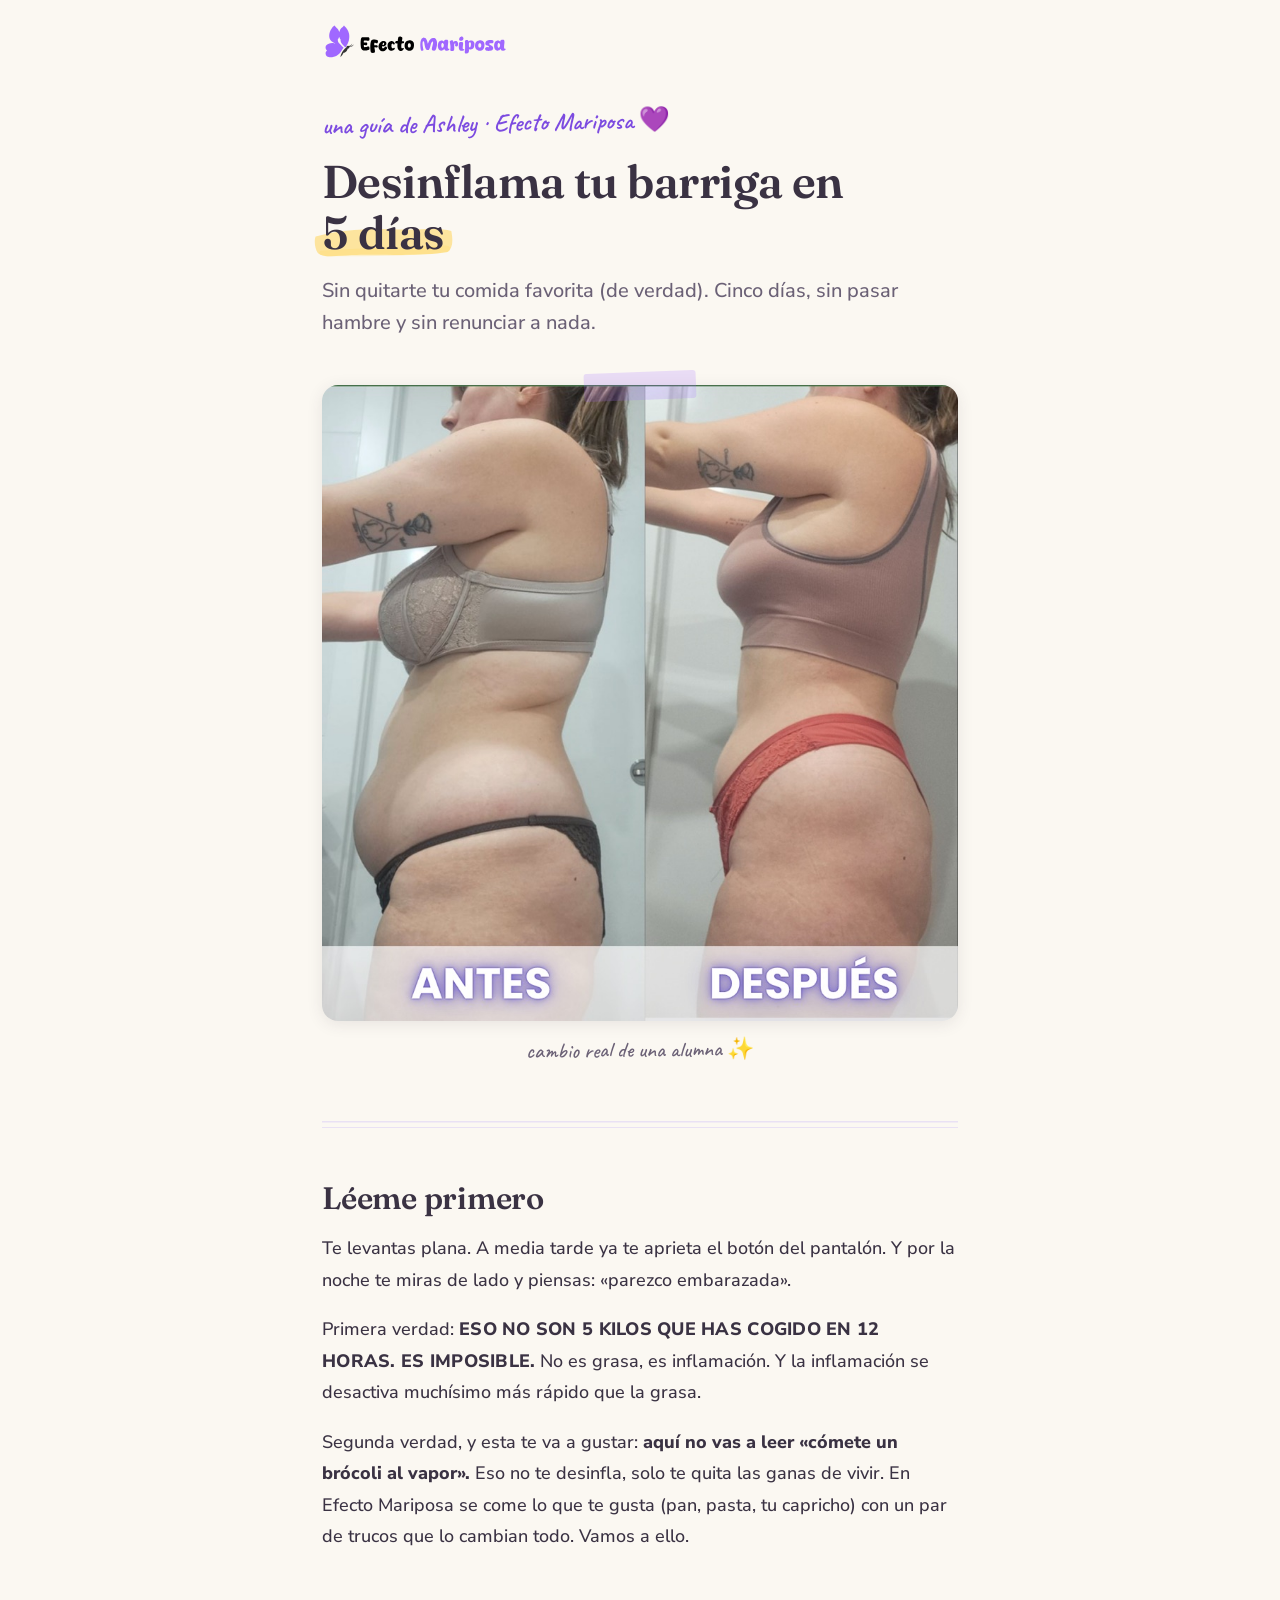
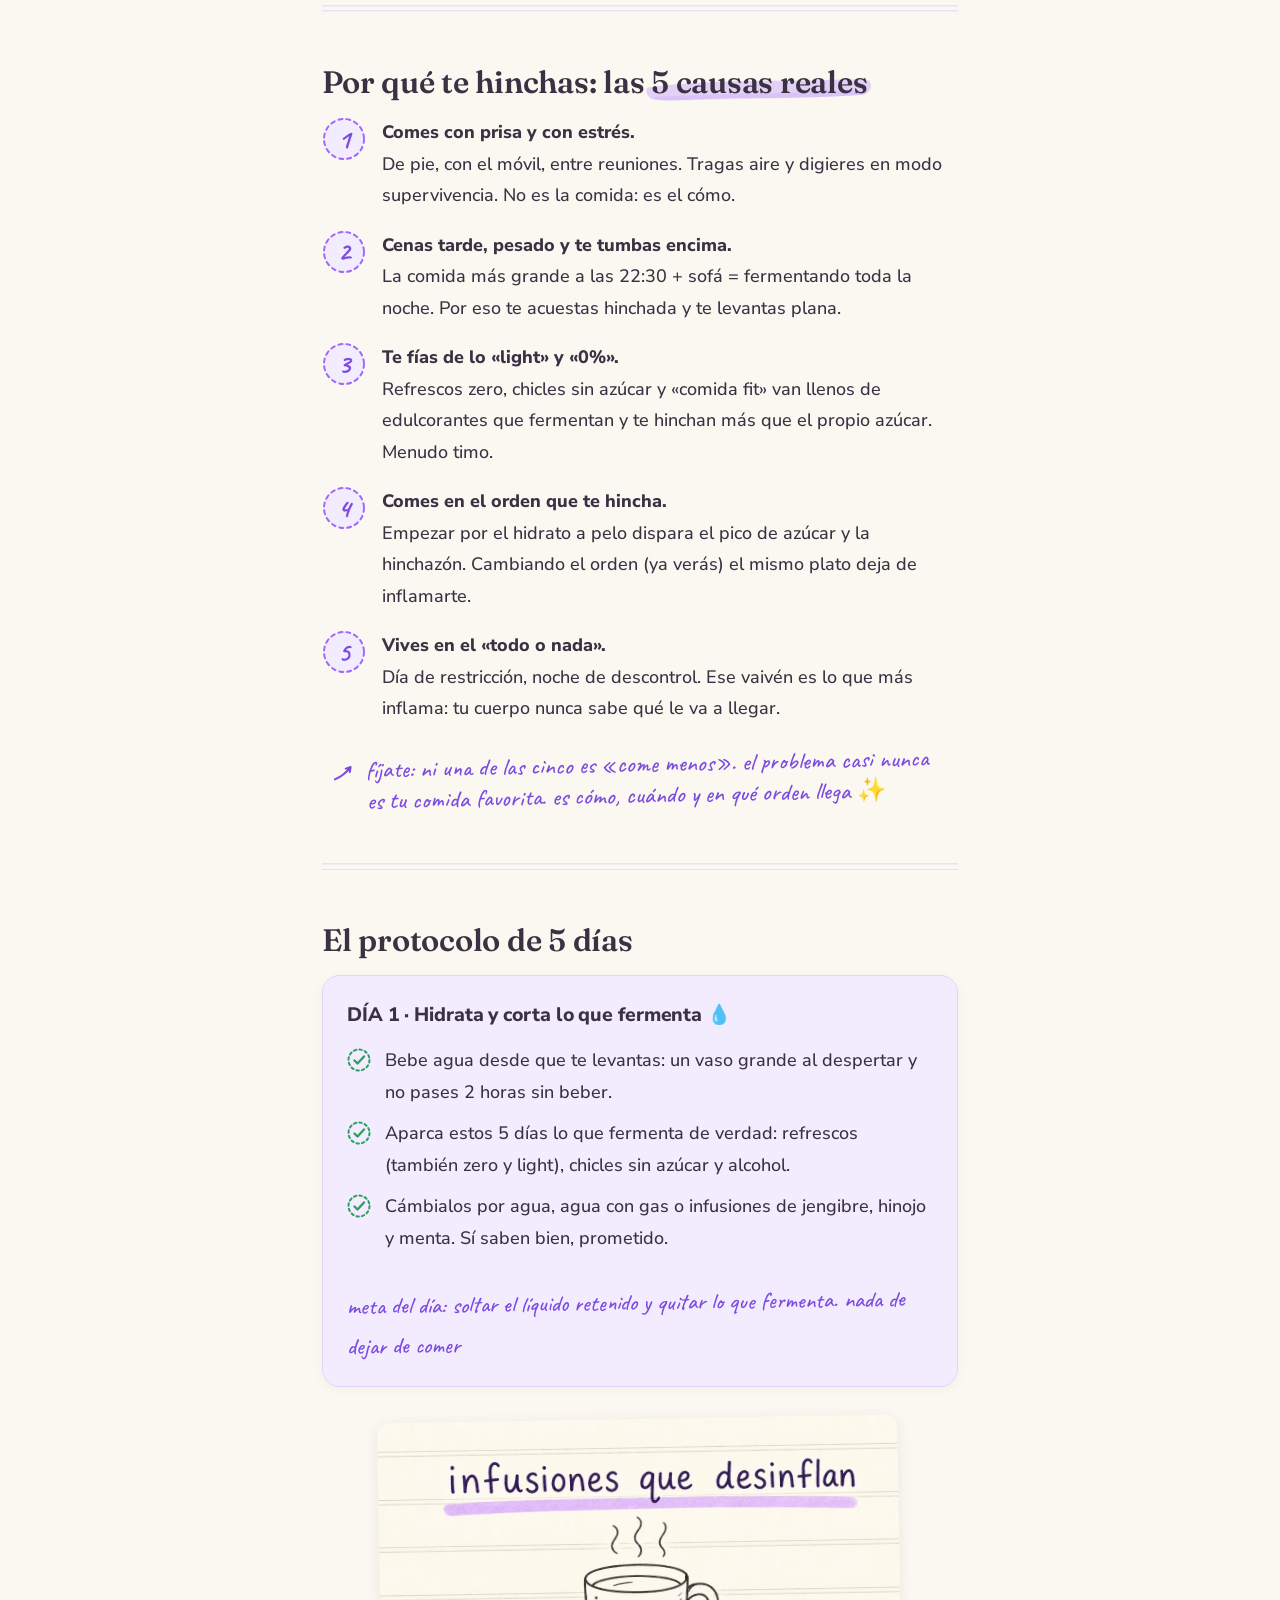
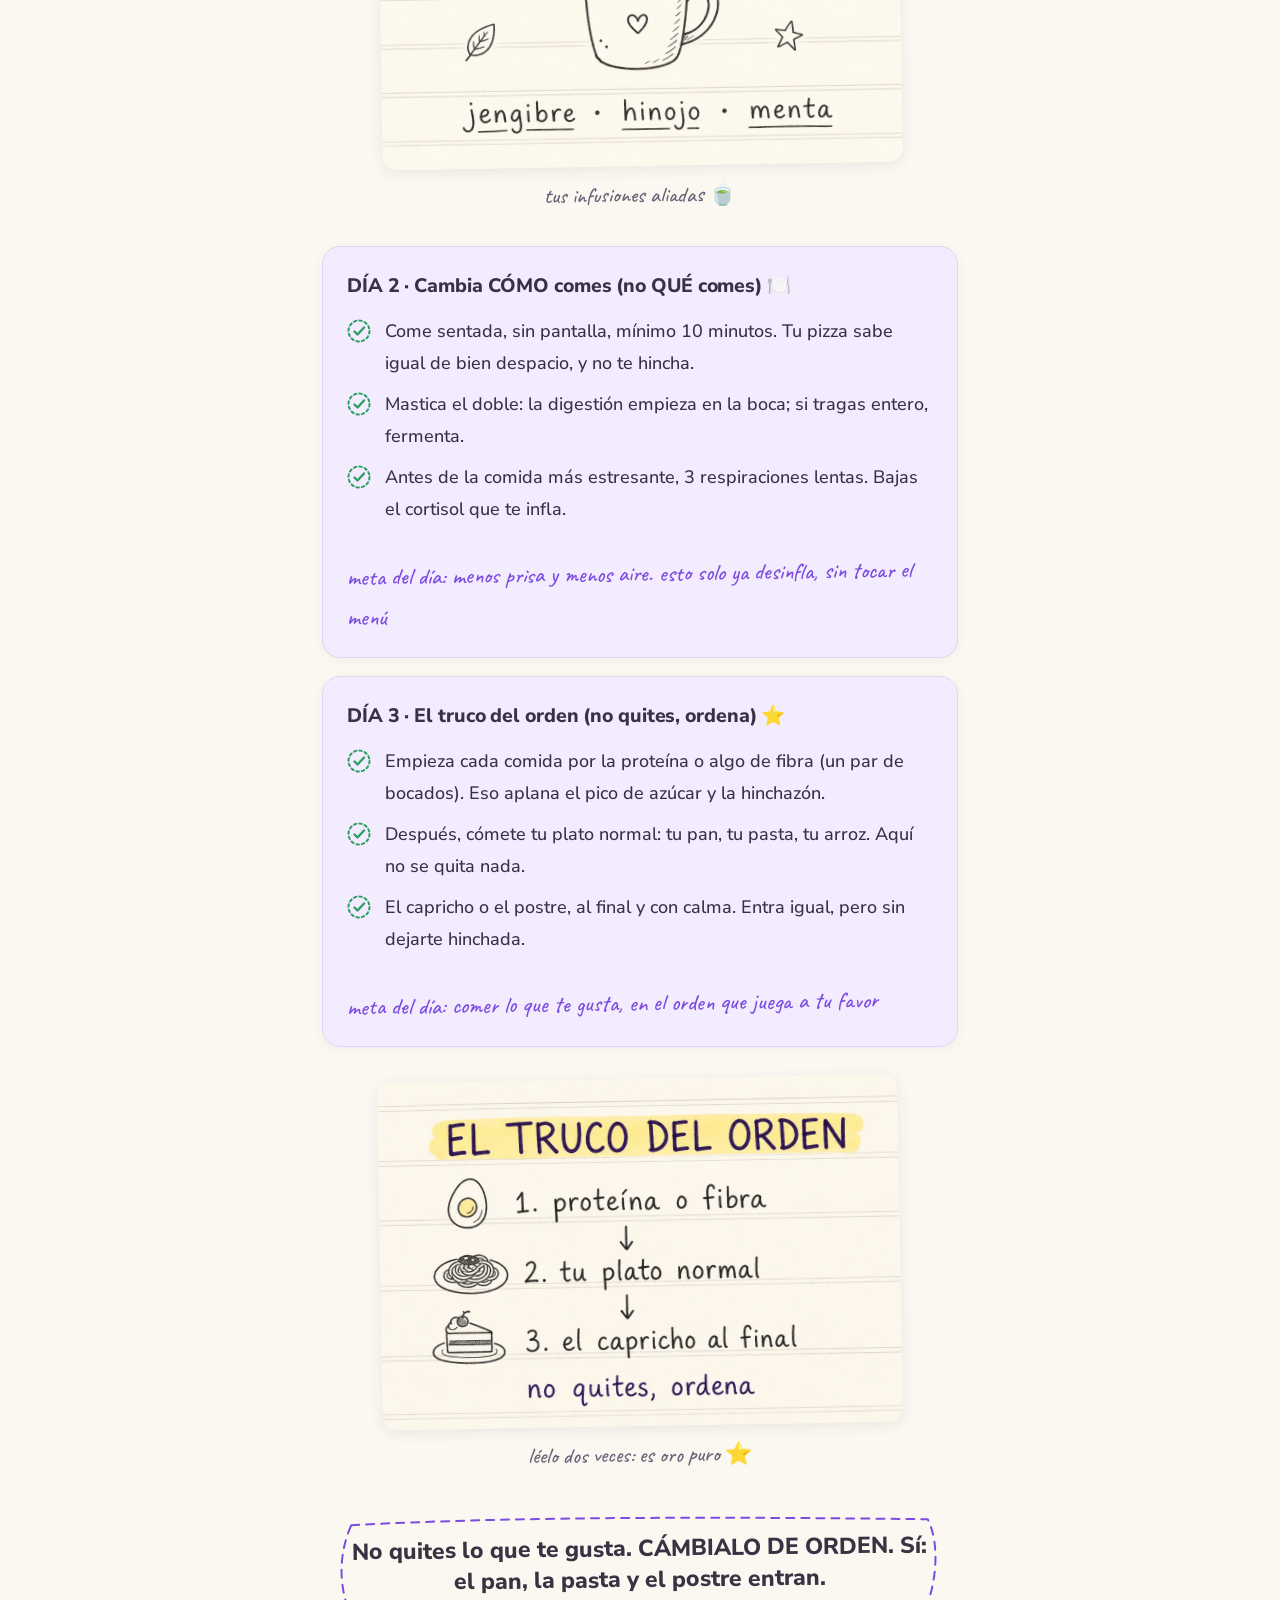
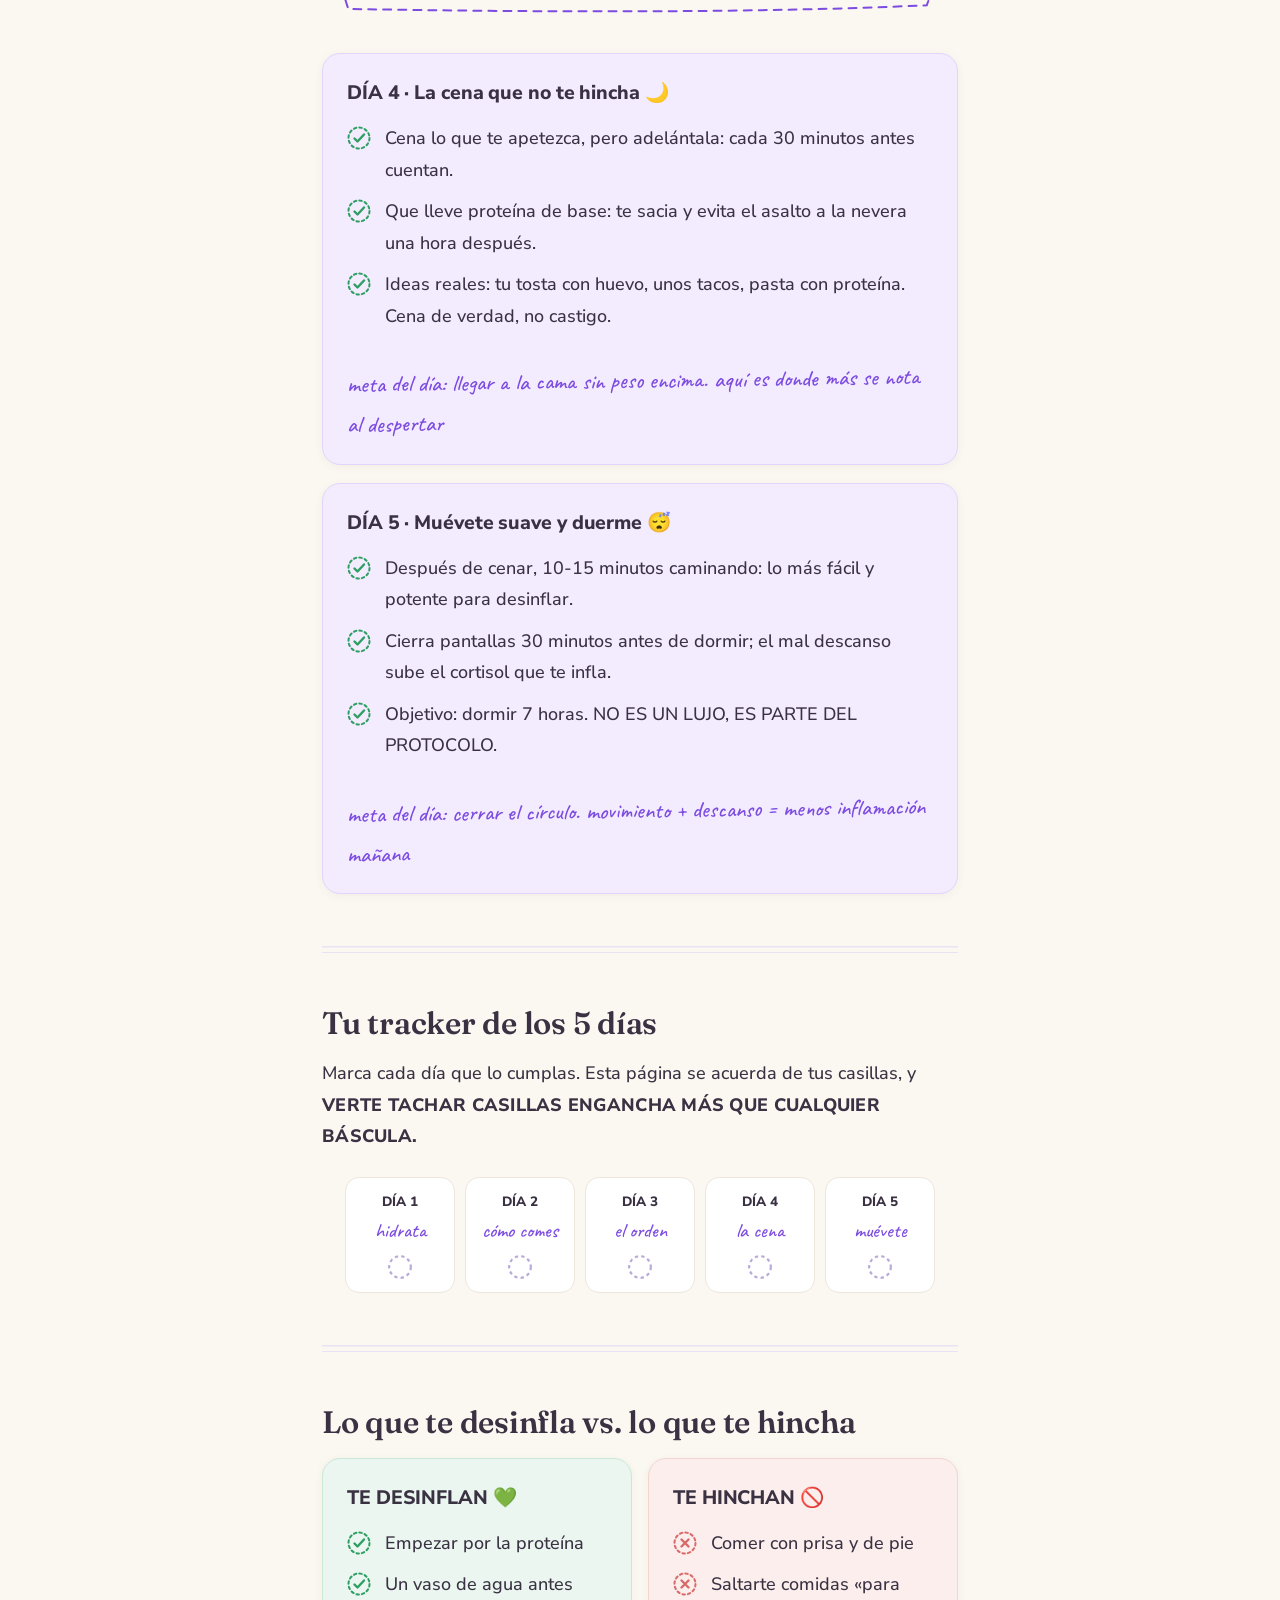
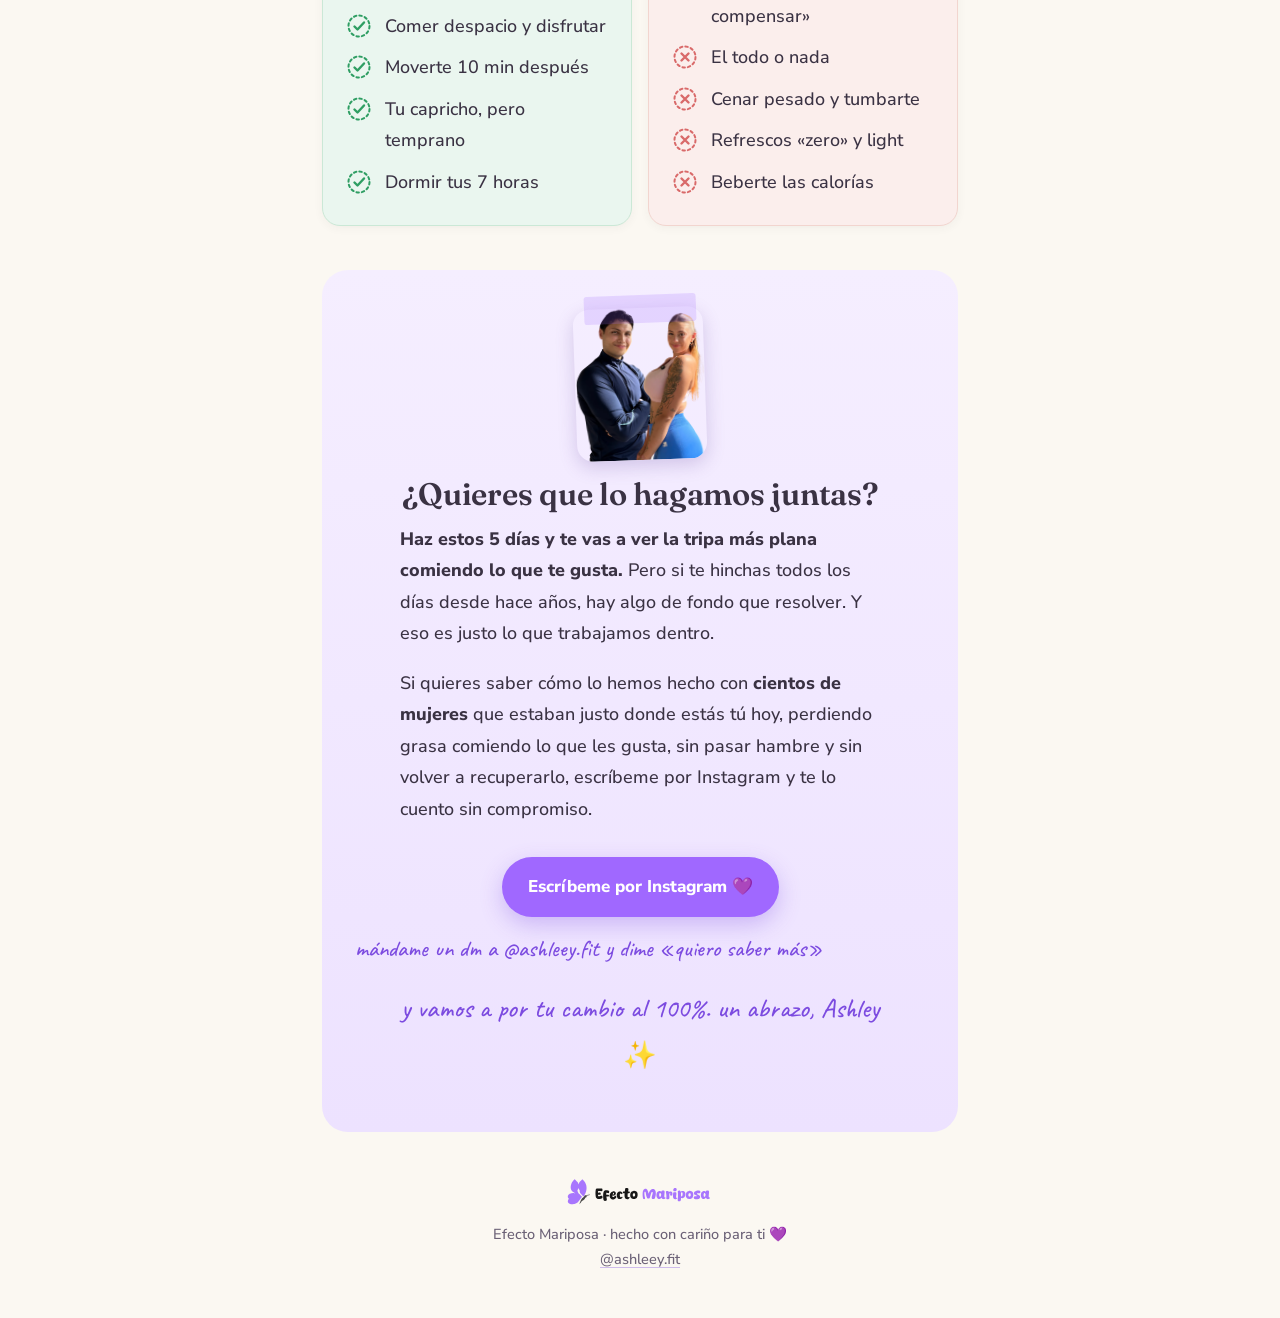
<file: guia-inflamacion/index.html>
<!DOCTYPE html>
<html lang="es">
<head>
<meta charset="utf-8">
<meta name="viewport" content="width=device-width,initial-scale=1">
<meta name="robots" content="noindex,nofollow">
<title>Desinflama tu barriga en 5 días · Efecto Mariposa</title>
<meta name="description" content="Por qué te hinchas de verdad y el protocolo de 5 días para desinflamarte sin quitarte tu comida favorita. Con tracker incluido. Una guía de Ashley · Efecto Mariposa.">
<meta property="og:title" content="Desinflama tu barriga en 5 días ✨">
<meta property="og:description" content="Sin quitarte tu comida favorita (de verdad). Una guía de Ashley · Efecto Mariposa 💜">
<meta property="og:image" content="https://daniel-figutech.github.io/em-recursos/assets/img/ba-inflamacion.jpg">
<link rel="icon" href="data:image/svg+xml,<svg xmlns=%22http://www.w3.org/2000/svg%22 viewBox=%220 0 100 100%22><text y=%22.9em%22 font-size=%2290%22>🦋</text></svg>">
<link rel="preconnect" href="https://fonts.googleapis.com">
<link rel="preconnect" href="https://fonts.gstatic.com" crossorigin>
<link href="https://fonts.googleapis.com/css2?family=Caveat:wght@500;600;700&family=Fraunces:opsz,wght@9..144,500;9..144,600&family=Nunito+Sans:opsz,wght@6..12,500;6..12,700;6..12,800&display=swap" rel="stylesheet">
<link rel="stylesheet" href="../assets/css/guia.css">
<script>document.documentElement.classList.add('js')</script>
</head>
<body>
<div class="wrap">

  <header class="top">
    <img src="../assets/img/logo-efecto-mariposa.svg" alt="Efecto Mariposa">
  </header>

  <div class="hero">
    <span class="overline">una guía de Ashley · Efecto Mariposa 💜</span>
    <h1>Desinflama tu barriga en <span class="mark"><span class="t">5 días</span><svg class="brush" viewBox="0 0 320 50" preserveAspectRatio="none" aria-hidden="true"><path d="M4,18 C60,9 130,8 195,11 C250,13 288,9 316,15 C320,30 318,39 306,44 C245,50 150,44 86,45 C50,46 18,48 8,41 C1,34 0,23 4,18 Z"/><path class="ink2" d="M14,38 C100,35 210,37 302,35 C313,35 317,41 307,44 C220,49 110,47 28,46 C16,45 7,42 14,38 Z"/></svg></span></h1>
    <p class="sub">Sin quitarte tu comida favorita (de verdad). Cinco días, sin pasar hambre y sin renunciar a nada.</p>
  </div>

  <figure class="foto tape reveal">
    <img src="../assets/img/ba-inflamacion.jpg" alt="Antes y después real de una alumna de Efecto Mariposa">
    <figcaption>cambio real de una alumna ✨</figcaption>
  </figure>

  <hr class="raya">

  <section>
    <h2>Léeme primero</h2>
    <p>Te levantas plana. A media tarde ya te aprieta el botón del pantalón. Y por la noche te miras de lado y piensas: «parezco embarazada».</p>
    <p>Primera verdad: <span class="caps">ESO NO SON 5 KILOS QUE HAS COGIDO EN 12 HORAS. ES IMPOSIBLE.</span> No es grasa, es inflamación. Y la inflamación se desactiva muchísimo más rápido que la grasa.</p>
    <p>Segunda verdad, y esta te va a gustar: <strong>aquí no vas a leer «cómete un brócoli al vapor».</strong> Eso no te desinfla, solo te quita las ganas de vivir. En Efecto Mariposa se come lo que te gusta (pan, pasta, tu capricho) con un par de trucos que lo cambian todo. Vamos a ello.</p>
  </section>

  <hr class="raya">

  <section>
    <h2>Por qué te hinchas: las <span class="mark m2"><span class="t">5 causas reales</span><svg class="brush" viewBox="0 0 320 50" preserveAspectRatio="none" aria-hidden="true"><path d="M4,18 C60,9 130,8 195,11 C250,13 288,9 316,15 C320,30 318,39 306,44 C245,50 150,44 86,45 C50,46 18,48 8,41 C1,34 0,23 4,18 Z"/><path class="ink2" d="M14,38 C100,35 210,37 302,35 C313,35 317,41 307,44 C220,49 110,47 28,46 C16,45 7,42 14,38 Z"/></svg></span></h2>
    <div class="paso reveal"><span class="n">1</span><p><span class="titulo">Comes con prisa y con estrés.</span> De pie, con el móvil, entre reuniones. Tragas aire y digieres en modo supervivencia. No es la comida: es el cómo.</p></div>
    <div class="paso reveal"><span class="n">2</span><p><span class="titulo">Cenas tarde, pesado y te tumbas encima.</span> La comida más grande a las 22:30 + sofá = fermentando toda la noche. Por eso te acuestas hinchada y te levantas plana.</p></div>
    <div class="paso reveal"><span class="n">3</span><p><span class="titulo">Te fías de lo «light» y «0%».</span> Refrescos zero, chicles sin azúcar y «comida fit» van llenos de edulcorantes que fermentan y te hinchan más que el propio azúcar. Menudo timo.</p></div>
    <div class="paso reveal"><span class="n">4</span><p><span class="titulo">Comes en el orden que te hincha.</span> Empezar por el hidrato a pelo dispara el pico de azúcar y la hinchazón. Cambiando el orden (ya verás) el mismo plato deja de inflamarte.</p></div>
    <div class="paso reveal"><span class="n">5</span><p><span class="titulo">Vives en el «todo o nada».</span> Día de restricción, noche de descontrol. Ese vaivén es lo que más inflama: tu cuerpo nunca sabe qué le va a llegar.</p></div>
    <p class="nota-mano">fíjate: ni una de las cinco es «come menos». el problema casi nunca es tu comida favorita. es cómo, cuándo y en qué orden llega ✨</p>
  </section>

  <hr class="raya">

  <section>
    <h2>El protocolo de 5 días</h2>

    <div class="card morada reveal">
      <h3 style="margin-top:0">DÍA 1 · Hidrata y corta lo que fermenta 💧</h3>
      <ul class="si">
        <li>Bebe agua desde que te levantas: un vaso grande al despertar y no pases 2 horas sin beber.</li>
        <li>Aparca estos 5 días lo que fermenta de verdad: refrescos (también zero y light), chicles sin azúcar y alcohol.</li>
        <li>Cámbialos por agua, agua con gas o infusiones de jengibre, hinojo y menta. Sí saben bien, prometido.</li>
      </ul>
      <span class="remate">meta del día: soltar el líquido retenido y quitar lo que fermenta. nada de dejar de comer</span>
    </div>

    <figure class="nota reveal">
      <img src="../assets/notas/inflamacion-infusiones.webp" alt="Dibujo a mano de una taza de infusión de jengibre, hinojo y menta" loading="lazy" onerror="this.closest('figure').classList.add('pendiente')">
      <span class="hueco"><b>aquí va un dibujito a mano ✏️</b><code>inflamacion-infusiones.webp</code></span>
      <figcaption>tus infusiones aliadas 🍵</figcaption>
    </figure>

    <div class="card morada reveal">
      <h3 style="margin-top:0">DÍA 2 · Cambia CÓMO comes (no QUÉ comes) 🍽️</h3>
      <ul class="si">
        <li>Come sentada, sin pantalla, mínimo 10 minutos. Tu pizza sabe igual de bien despacio, y no te hincha.</li>
        <li>Mastica el doble: la digestión empieza en la boca; si tragas entero, fermenta.</li>
        <li>Antes de la comida más estresante, 3 respiraciones lentas. Bajas el cortisol que te infla.</li>
      </ul>
      <span class="remate">meta del día: menos prisa y menos aire. esto solo ya desinfla, sin tocar el menú</span>
    </div>

    <div class="card morada reveal">
      <h3 style="margin-top:0">DÍA 3 · El truco del orden (no quites, ordena) ⭐</h3>
      <ul class="si">
        <li>Empieza cada comida por la proteína o algo de fibra (un par de bocados). Eso aplana el pico de azúcar y la hinchazón.</li>
        <li>Después, cómete tu plato normal: tu pan, tu pasta, tu arroz. Aquí no se quita nada.</li>
        <li>El capricho o el postre, al final y con calma. Entra igual, pero sin dejarte hinchada.</li>
      </ul>
      <span class="remate">meta del día: comer lo que te gusta, en el orden que juega a tu favor</span>
    </div>

    <figure class="nota reveal">
      <img src="../assets/notas/inflamacion-truco-del-orden.webp" alt="Nota a mano con el truco del orden: primero proteína o fibra, luego tu plato, el capricho al final" loading="lazy" onerror="this.closest('figure').classList.add('pendiente')">
      <span class="hueco"><b>aquí va un dibujito a mano ✏️</b><code>inflamacion-truco-del-orden.webp</code></span>
      <figcaption>léelo dos veces: es oro puro ⭐</figcaption>
    </figure>

    <div class="callout"><span class="t">No quites lo que te gusta. CÁMBIALO DE ORDEN. Sí: el pan, la pasta y el postre entran.</span><svg class="box" viewBox="0 0 320 96" preserveAspectRatio="none" aria-hidden="true"><path d="M15,11 C100,5 210,8 305,12 C311,33 309,66 304,87 C220,92 108,89 13,84 C8,60 9,33 15,11 Z" fill="none" stroke-width="2" stroke-dasharray="8 7" stroke-linecap="round" vector-effect="non-scaling-stroke"/></svg></div>

    <div class="card morada reveal">
      <h3 style="margin-top:0">DÍA 4 · La cena que no te hincha 🌙</h3>
      <ul class="si">
        <li>Cena lo que te apetezca, pero adelántala: cada 30 minutos antes cuentan.</li>
        <li>Que lleve proteína de base: te sacia y evita el asalto a la nevera una hora después.</li>
        <li>Ideas reales: tu tosta con huevo, unos tacos, pasta con proteína. Cena de verdad, no castigo.</li>
      </ul>
      <span class="remate">meta del día: llegar a la cama sin peso encima. aquí es donde más se nota al despertar</span>
    </div>

    <div class="card morada reveal">
      <h3 style="margin-top:0">DÍA 5 · Muévete suave y duerme 😴</h3>
      <ul class="si">
        <li>Después de cenar, 10-15 minutos caminando: lo más fácil y potente para desinflar.</li>
        <li>Cierra pantallas 30 minutos antes de dormir; el mal descanso sube el cortisol que te infla.</li>
        <li>Objetivo: dormir 7 horas. NO ES UN LUJO, ES PARTE DEL PROTOCOLO.</li>
      </ul>
      <span class="remate">meta del día: cerrar el círculo. movimiento + descanso = menos inflamación mañana</span>
    </div>
  </section>

  <hr class="raya">

  <section>
    <h2>Tu tracker de los 5 días</h2>
    <p>Marca cada día que lo cumplas. Esta página se acuerda de tus casillas, y <span class="caps">VERTE TACHAR CASILLAS ENGANCHA MÁS QUE CUALQUIER BÁSCULA.</span></p>
    <div class="tracker reveal">
      <label><span>DÍA 1</span><em>hidrata</em><input type="checkbox" data-recuerda="d1"></label>
      <label><span>DÍA 2</span><em>cómo comes</em><input type="checkbox" data-recuerda="d2"></label>
      <label><span>DÍA 3</span><em>el orden</em><input type="checkbox" data-recuerda="d3"></label>
      <label><span>DÍA 4</span><em>la cena</em><input type="checkbox" data-recuerda="d4"></label>
      <label><span>DÍA 5</span><em>muévete</em><input type="checkbox" data-recuerda="d5"></label>
    </div>
  </section>

  <hr class="raya">

  <section>
    <h2>Lo que te desinfla vs. lo que te hincha</h2>
    <div class="dos">
      <div class="card verde reveal">
        <h3>TE DESINFLAN 💚</h3>
        <ul class="si">
          <li>Empezar por la proteína</li>
          <li>Un vaso de agua antes</li>
          <li>Comer despacio y disfrutar</li>
          <li>Moverte 10 min después</li>
          <li>Tu capricho, pero temprano</li>
          <li>Dormir tus 7 horas</li>
        </ul>
      </div>
      <div class="card roja reveal">
        <h3>TE HINCHAN 🚫</h3>
        <ul class="no">
          <li>Comer con prisa y de pie</li>
          <li>Saltarte comidas «para compensar»</li>
          <li>El todo o nada</li>
          <li>Cenar pesado y tumbarte</li>
          <li>Refrescos «zero» y light</li>
          <li>Beberte las calorías</li>
        </ul>
      </div>
    </div>
  </section>

  <div class="cta-final reveal">
    <div class="foto tape"><img src="../assets/img/diego-y-ashley.webp" alt="Diego y Ashley, entrenadores de Efecto Mariposa"></div>
    <h2>¿Quieres que lo hagamos juntas?</h2>
    <p><strong>Haz estos 5 días y te vas a ver la tripa más plana comiendo lo que te gusta.</strong> Pero si te hinchas todos los días desde hace años, hay algo de fondo que resolver. Y eso es justo lo que trabajamos dentro.</p>
    <p>Si quieres saber cómo lo hemos hecho con <strong>cientos de mujeres</strong> que estaban justo donde estás tú hoy, perdiendo grasa comiendo lo que les gusta, sin pasar hambre y sin volver a recuperarlo, escríbeme por Instagram y te lo cuento sin compromiso.</p>
    <a class="btn" href="https://ig.me/m/ashleey.fit">Escríbeme por Instagram 💜</a>
    <p class="mini">mándame un dm a @ashleey.fit y dime «quiero saber más»</p>
    <p class="firma">y vamos a por tu cambio al 100%. un abrazo, Ashley ✨</p>
  </div>

  <footer>
    <img src="../assets/img/logo-efecto-mariposa.svg" alt="">
    Efecto Mariposa · hecho con cariño para ti 💜<br>
    <a href="https://www.instagram.com/ashleey.fit/">@ashleey.fit</a>
  </footer>

</div>
<script src="../assets/js/guia.js"></script>
</body>
</html>
</file>
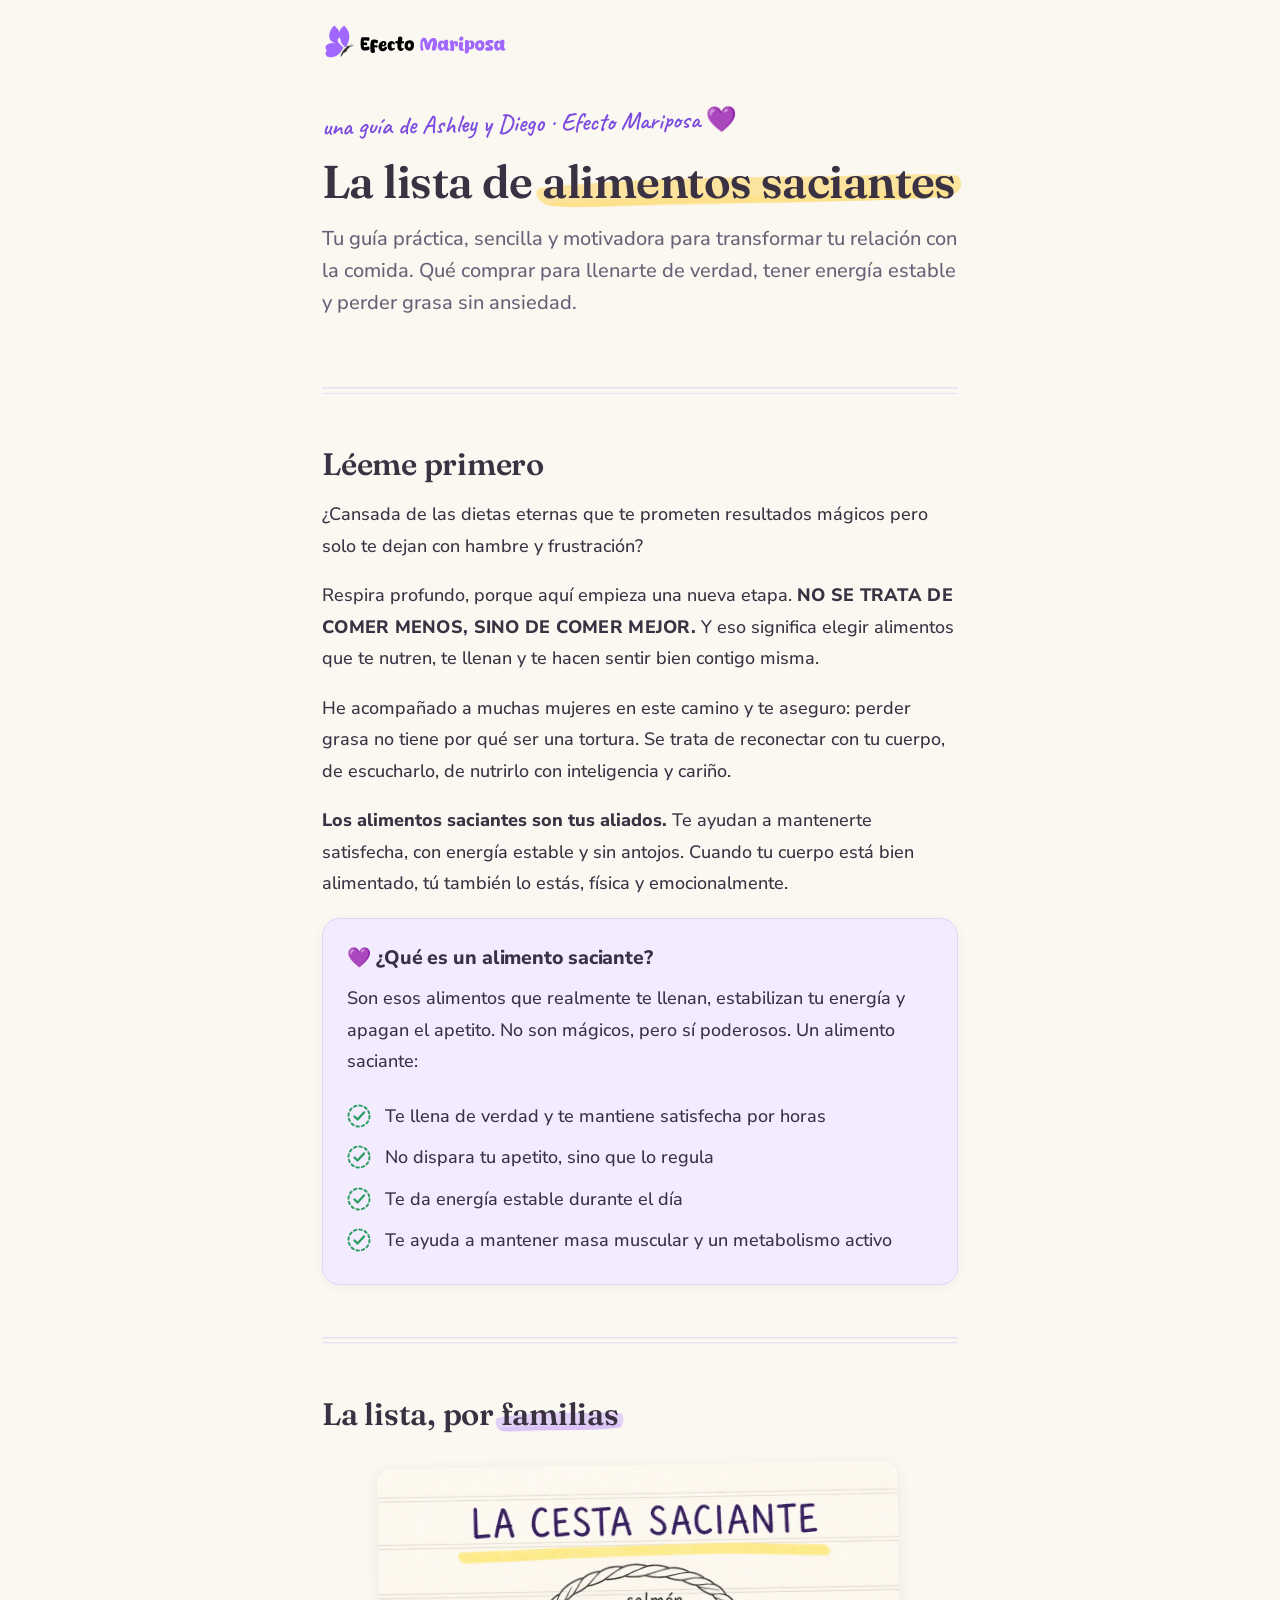
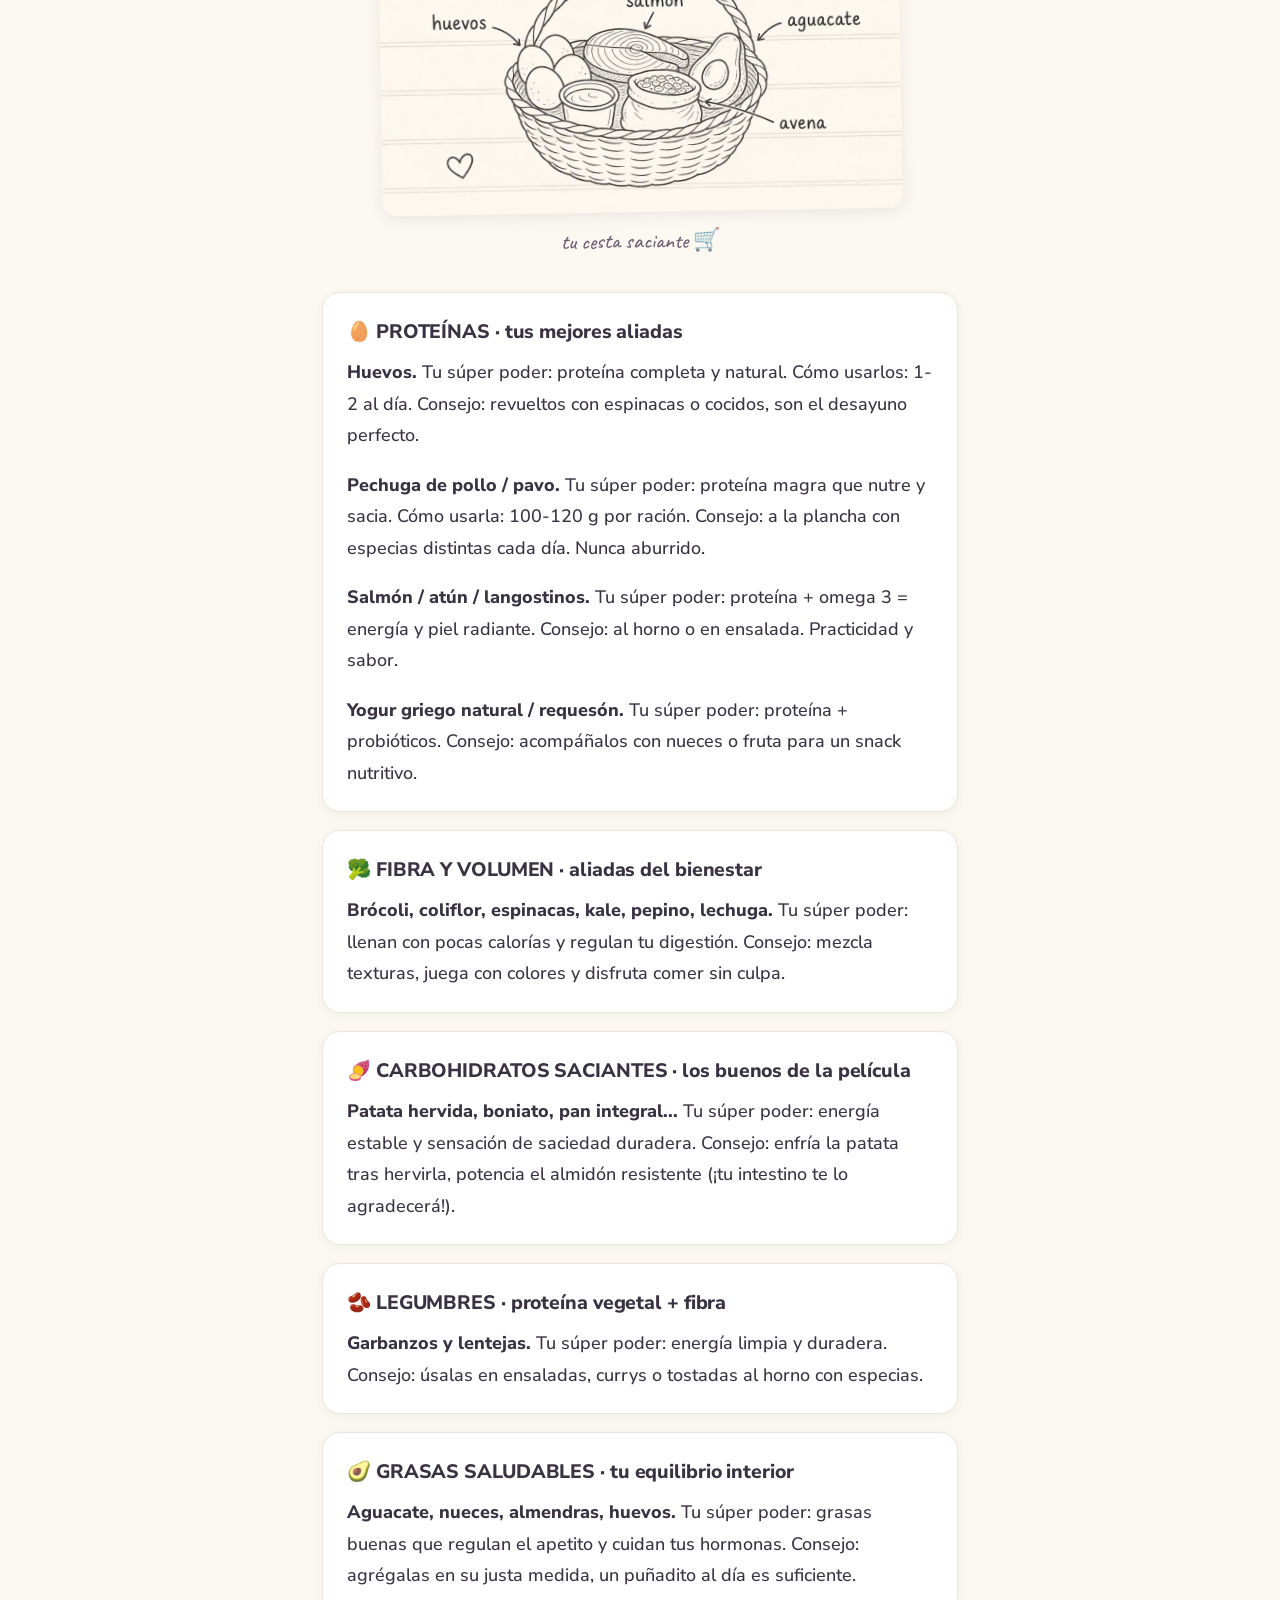
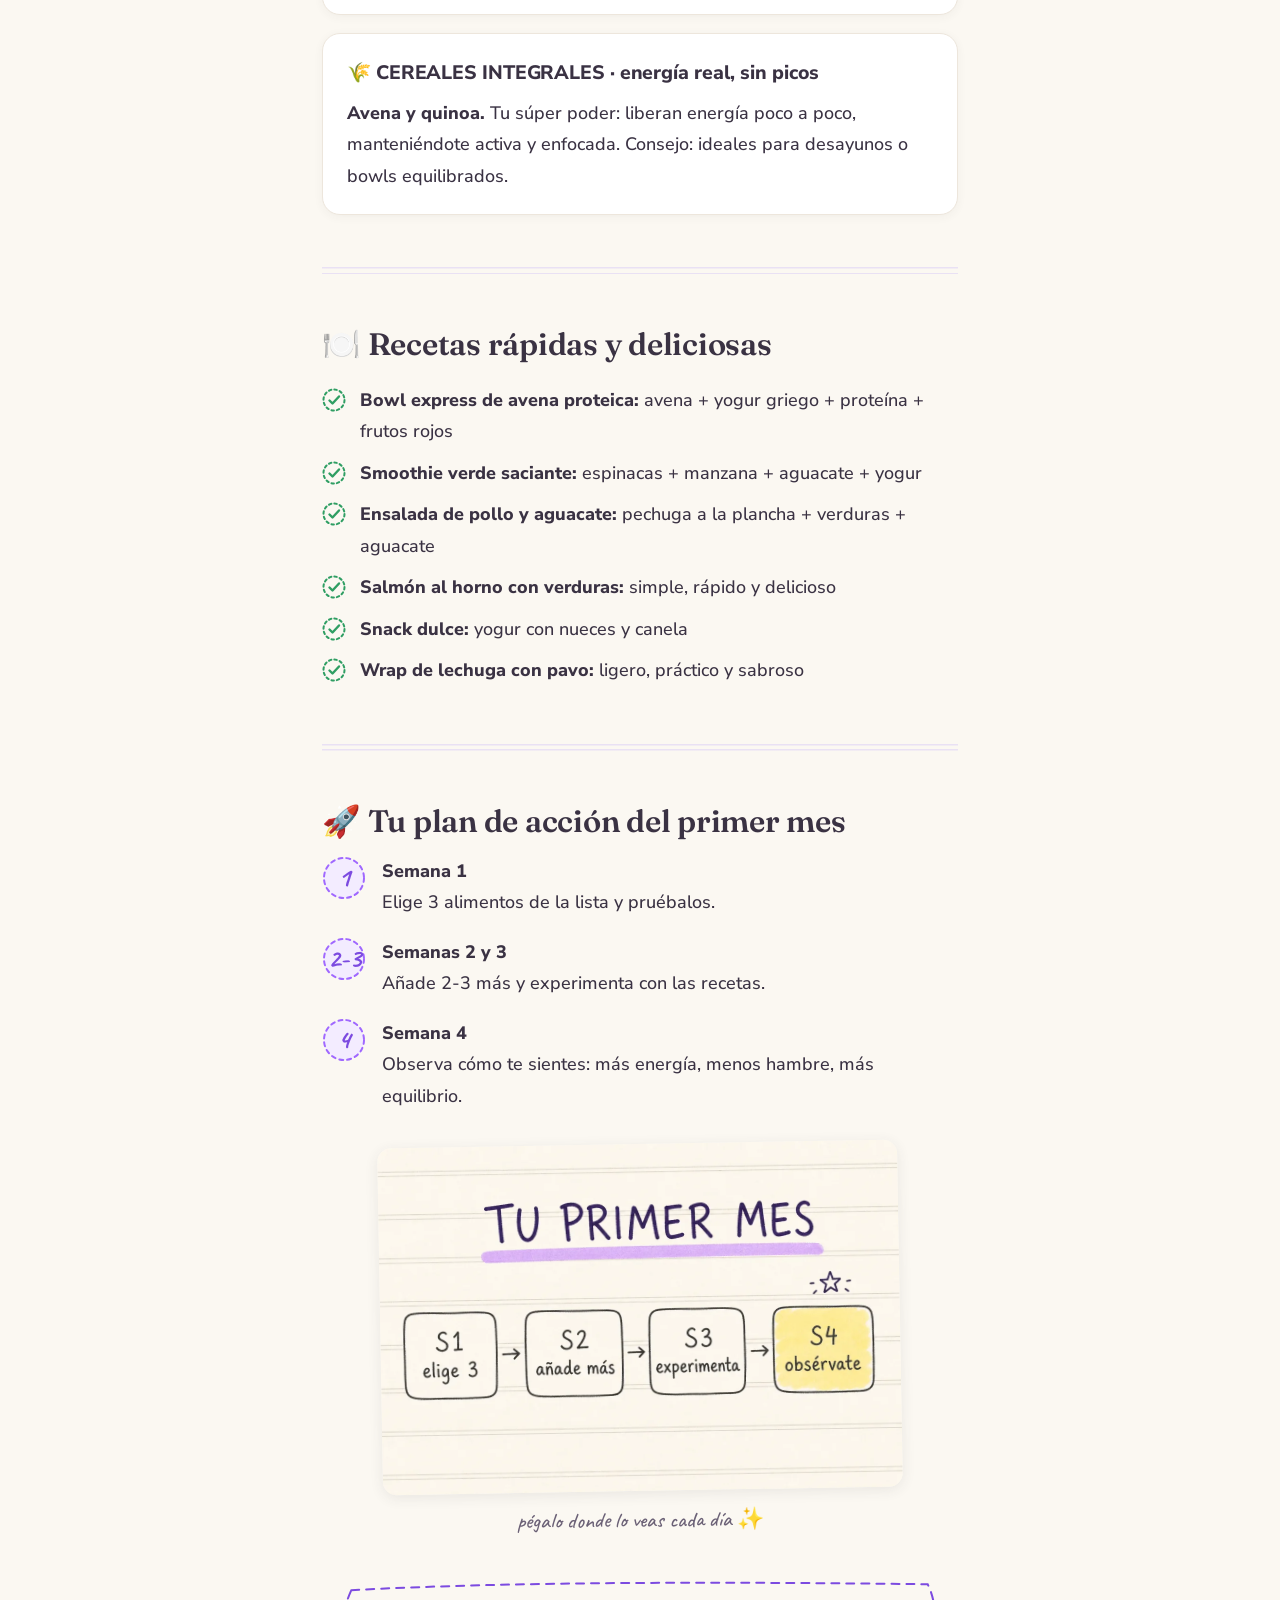
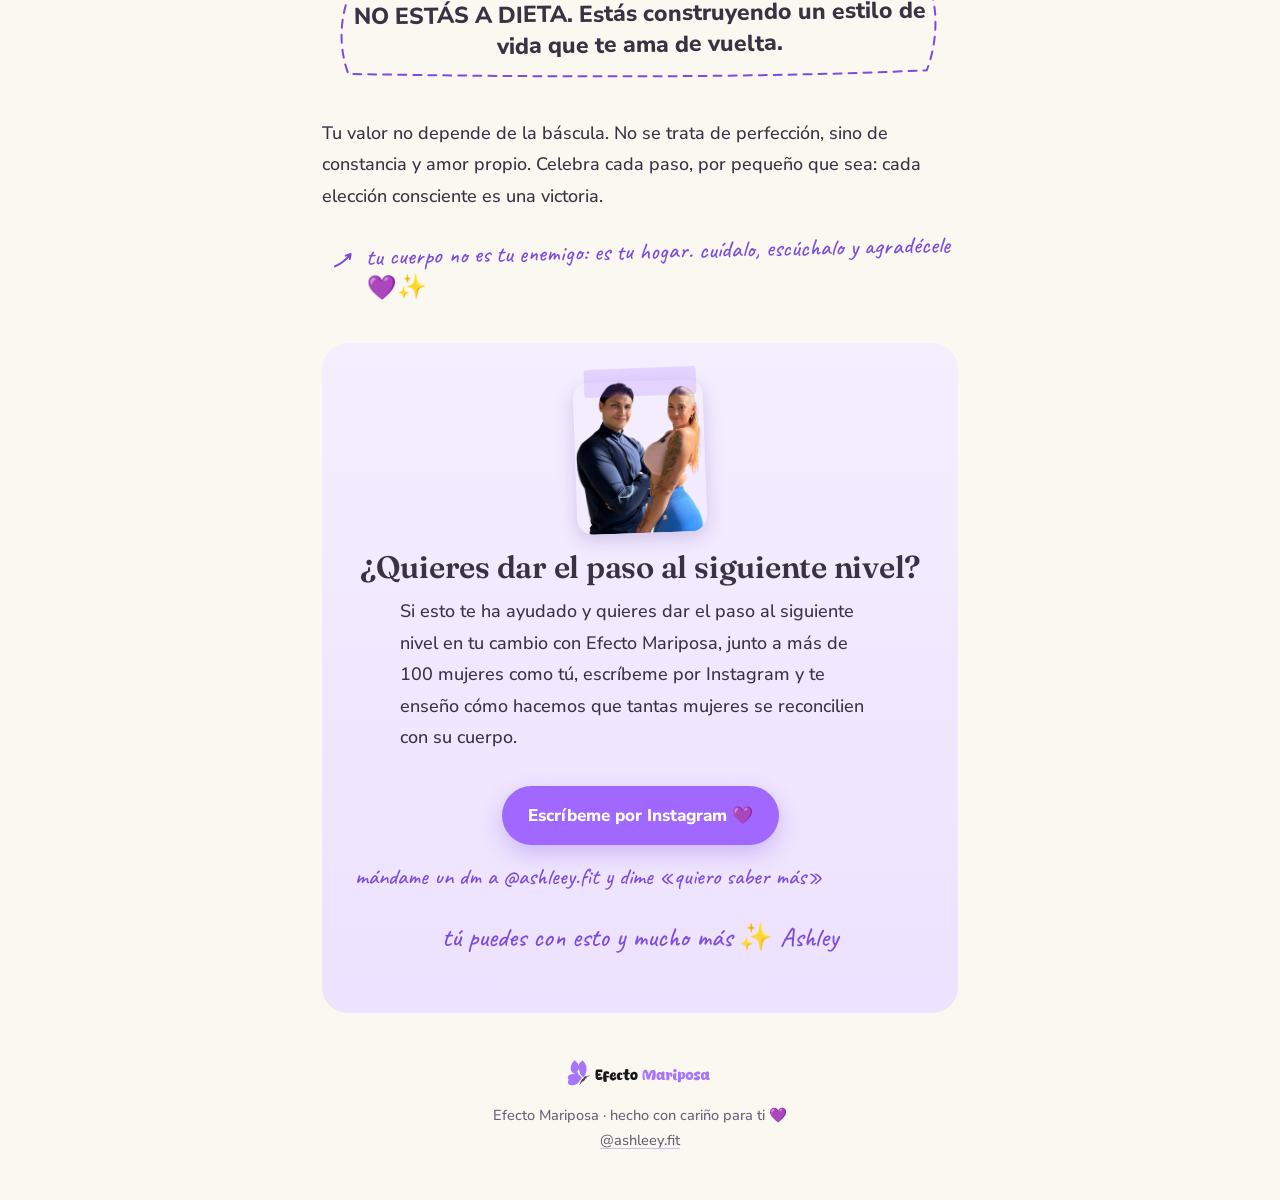
<file: lista-saciantes/index.html>
<!DOCTYPE html>
<html lang="es">
<head>
<meta charset="utf-8">
<meta name="viewport" content="width=device-width,initial-scale=1">
<meta name="robots" content="noindex,nofollow">
<title>La lista de alimentos saciantes · Efecto Mariposa</title>
<meta name="description" content="Qué comprar para llenarte de verdad, tener energía estable y perder grasa sin ansiedad: proteínas, fibra, carbohidratos saciantes, recetas rápidas y tu plan del primer mes. De Ashley y Diego · Efecto Mariposa.">
<meta property="og:title" content="La lista de alimentos saciantes 🛒">
<meta property="og:description" content="Qué comprar para llenarte de verdad y perder grasa sin ansiedad. De Ashley y Diego · Efecto Mariposa 💜">
<meta property="og:image" content="https://daniel-figutech.github.io/em-recursos/assets/img/diego-y-ashley.webp">
<link rel="icon" href="data:image/svg+xml,<svg xmlns=%22http://www.w3.org/2000/svg%22 viewBox=%220 0 100 100%22><text y=%22.9em%22 font-size=%2290%22>🦋</text></svg>">
<link rel="preconnect" href="https://fonts.googleapis.com">
<link rel="preconnect" href="https://fonts.gstatic.com" crossorigin>
<link href="https://fonts.googleapis.com/css2?family=Caveat:wght@500;600;700&family=Fraunces:opsz,wght@9..144,500;9..144,600&family=Nunito+Sans:opsz,wght@6..12,500;6..12,700;6..12,800&display=swap" rel="stylesheet">
<link rel="stylesheet" href="../assets/css/guia.css">
<script>document.documentElement.classList.add('js')</script>
</head>
<body>
<div class="wrap">

  <header class="top">
    <img src="../assets/img/logo-efecto-mariposa.svg" alt="Efecto Mariposa">
  </header>

  <div class="hero">
    <span class="overline">una guía de Ashley y Diego · Efecto Mariposa 💜</span>
    <h1>La lista de <span class="mark"><span class="t">alimentos saciantes</span><svg class="brush" viewBox="0 0 320 50" preserveAspectRatio="none" aria-hidden="true"><path d="M4,18 C60,9 130,8 195,11 C250,13 288,9 316,15 C320,30 318,39 306,44 C245,50 150,44 86,45 C50,46 18,48 8,41 C1,34 0,23 4,18 Z"/><path class="ink2" d="M14,38 C100,35 210,37 302,35 C313,35 317,41 307,44 C220,49 110,47 28,46 C16,45 7,42 14,38 Z"/></svg></span></h1>
    <p class="sub">Tu guía práctica, sencilla y motivadora para transformar tu relación con la comida. Qué comprar para llenarte de verdad, tener energía estable y perder grasa sin ansiedad.</p>
  </div>

  <hr class="raya">

  <section>
    <h2>Léeme primero</h2>
    <p>¿Cansada de las dietas eternas que te prometen resultados mágicos pero solo te dejan con hambre y frustración?</p>
    <p>Respira profundo, porque aquí empieza una nueva etapa. <span class="caps">NO SE TRATA DE COMER MENOS, SINO DE COMER MEJOR.</span> Y eso significa elegir alimentos que te nutren, te llenan y te hacen sentir bien contigo misma.</p>
    <p>He acompañado a muchas mujeres en este camino y te aseguro: perder grasa no tiene por qué ser una tortura. Se trata de reconectar con tu cuerpo, de escucharlo, de nutrirlo con inteligencia y cariño.</p>
    <p><strong>Los alimentos saciantes son tus aliados.</strong> Te ayudan a mantenerte satisfecha, con energía estable y sin antojos. Cuando tu cuerpo está bien alimentado, tú también lo estás, física y emocionalmente.</p>
    <div class="card morada">
      <h3 style="margin-top:0">💜 ¿Qué es un alimento saciante?</h3>
      <p>Son esos alimentos que realmente te llenan, estabilizan tu energía y apagan el apetito. No son mágicos, pero sí poderosos. Un alimento saciante:</p>
      <ul class="si">
        <li>Te llena de verdad y te mantiene satisfecha por horas</li>
        <li>No dispara tu apetito, sino que lo regula</li>
        <li>Te da energía estable durante el día</li>
        <li>Te ayuda a mantener masa muscular y un metabolismo activo</li>
      </ul>
    </div>
  </section>

  <hr class="raya">

  <section>
    <h2>La lista, por <span class="mark m2"><span class="t">familias</span><svg class="brush" viewBox="0 0 320 50" preserveAspectRatio="none" aria-hidden="true"><path d="M4,18 C60,9 130,8 195,11 C250,13 288,9 316,15 C320,30 318,39 306,44 C245,50 150,44 86,45 C50,46 18,48 8,41 C1,34 0,23 4,18 Z"/><path class="ink2" d="M14,38 C100,35 210,37 302,35 C313,35 317,41 307,44 C220,49 110,47 28,46 C16,45 7,42 14,38 Z"/></svg></span></h2>

    <figure class="nota reveal">
      <img src="../assets/notas/lista-cesta-compra.webp" alt="Cesta de la compra dibujada a mano con los alimentos saciantes" loading="lazy" onerror="this.closest('figure').classList.add('pendiente')">
      <span class="hueco"><b>aquí va un dibujito a mano ✏️</b><code>lista-cesta-compra.webp</code></span>
      <figcaption>tu cesta saciante 🛒</figcaption>
    </figure>

    <div class="card reveal">
      <h3 style="margin-top:0">🥚 PROTEÍNAS · tus mejores aliadas</h3>
      <p><strong>Huevos.</strong> Tu súper poder: proteína completa y natural. Cómo usarlos: 1-2 al día. Consejo: revueltos con espinacas o cocidos, son el desayuno perfecto.</p>
      <p><strong>Pechuga de pollo / pavo.</strong> Tu súper poder: proteína magra que nutre y sacia. Cómo usarla: 100-120 g por ración. Consejo: a la plancha con especias distintas cada día. Nunca aburrido.</p>
      <p><strong>Salmón / atún / langostinos.</strong> Tu súper poder: proteína + omega 3 = energía y piel radiante. Consejo: al horno o en ensalada. Practicidad y sabor.</p>
      <p style="margin:0"><strong>Yogur griego natural / requesón.</strong> Tu súper poder: proteína + probióticos. Consejo: acompáñalos con nueces o fruta para un snack nutritivo.</p>
    </div>

    <div class="card reveal">
      <h3 style="margin-top:0">🥦 FIBRA Y VOLUMEN · aliadas del bienestar</h3>
      <p style="margin:0"><strong>Brócoli, coliflor, espinacas, kale, pepino, lechuga.</strong> Tu súper poder: llenan con pocas calorías y regulan tu digestión. Consejo: mezcla texturas, juega con colores y disfruta comer sin culpa.</p>
    </div>

    <div class="card reveal">
      <h3 style="margin-top:0">🍠 CARBOHIDRATOS SACIANTES · los buenos de la película</h3>
      <p style="margin:0"><strong>Patata hervida, boniato, pan integral...</strong> Tu súper poder: energía estable y sensación de saciedad duradera. Consejo: enfría la patata tras hervirla, potencia el almidón resistente (¡tu intestino te lo agradecerá!).</p>
    </div>

    <div class="card reveal">
      <h3 style="margin-top:0">🫘 LEGUMBRES · proteína vegetal + fibra</h3>
      <p style="margin:0"><strong>Garbanzos y lentejas.</strong> Tu súper poder: energía limpia y duradera. Consejo: úsalas en ensaladas, currys o tostadas al horno con especias.</p>
    </div>

    <div class="card reveal">
      <h3 style="margin-top:0">🥑 GRASAS SALUDABLES · tu equilibrio interior</h3>
      <p style="margin:0"><strong>Aguacate, nueces, almendras, huevos.</strong> Tu súper poder: grasas buenas que regulan el apetito y cuidan tus hormonas. Consejo: agrégalas en su justa medida, un puñadito al día es suficiente.</p>
    </div>

    <div class="card reveal">
      <h3 style="margin-top:0">🌾 CEREALES INTEGRALES · energía real, sin picos</h3>
      <p style="margin:0"><strong>Avena y quinoa.</strong> Tu súper poder: liberan energía poco a poco, manteniéndote activa y enfocada. Consejo: ideales para desayunos o bowls equilibrados.</p>
    </div>
  </section>

  <hr class="raya">

  <section>
    <h2>🍽️ Recetas rápidas y deliciosas</h2>
    <ul class="si">
      <li><strong>Bowl express de avena proteica:</strong> avena + yogur griego + proteína + frutos rojos</li>
      <li><strong>Smoothie verde saciante:</strong> espinacas + manzana + aguacate + yogur</li>
      <li><strong>Ensalada de pollo y aguacate:</strong> pechuga a la plancha + verduras + aguacate</li>
      <li><strong>Salmón al horno con verduras:</strong> simple, rápido y delicioso</li>
      <li><strong>Snack dulce:</strong> yogur con nueces y canela</li>
      <li><strong>Wrap de lechuga con pavo:</strong> ligero, práctico y sabroso</li>
    </ul>
  </section>

  <hr class="raya">

  <section>
    <h2>🚀 Tu plan de acción del primer mes</h2>
    <div class="paso reveal"><span class="n">1</span><p><span class="titulo">Semana 1</span> Elige 3 alimentos de la lista y pruébalos.</p></div>
    <div class="paso reveal"><span class="n">2-3</span><p><span class="titulo">Semanas 2 y 3</span> Añade 2-3 más y experimenta con las recetas.</p></div>
    <div class="paso reveal"><span class="n">4</span><p><span class="titulo">Semana 4</span> Observa cómo te sientes: más energía, menos hambre, más equilibrio.</p></div>

    <figure class="nota reveal">
      <img src="../assets/notas/lista-plan-4-semanas.webp" alt="Plan de 4 semanas dibujado a mano en una libreta" loading="lazy" onerror="this.closest('figure').classList.add('pendiente')">
      <span class="hueco"><b>aquí va un dibujito a mano ✏️</b><code>lista-plan-4-semanas.webp</code></span>
      <figcaption>pégalo donde lo veas cada día ✨</figcaption>
    </figure>

    <div class="callout"><span class="t">NO ESTÁS A DIETA. Estás construyendo un estilo de vida que te ama de vuelta.</span><svg class="box" viewBox="0 0 320 96" preserveAspectRatio="none" aria-hidden="true"><path d="M15,11 C100,5 210,8 305,12 C311,33 309,66 304,87 C220,92 108,89 13,84 C8,60 9,33 15,11 Z" fill="none" stroke-width="2" stroke-dasharray="8 7" stroke-linecap="round" vector-effect="non-scaling-stroke"/></svg></div>

    <p>Tu valor no depende de la báscula. No se trata de perfección, sino de constancia y amor propio. Celebra cada paso, por pequeño que sea: cada elección consciente es una victoria.</p>
    <p class="nota-mano">tu cuerpo no es tu enemigo: es tu hogar. cuídalo, escúchalo y agradécele 💜✨</p>
  </section>

  <div class="cta-final reveal">
    <div class="foto tape"><img src="../assets/img/diego-y-ashley.webp" alt="Diego y Ashley, entrenadores de Efecto Mariposa"></div>
    <h2>¿Quieres dar el paso al siguiente nivel?</h2>
    <p>Si esto te ha ayudado y quieres dar el paso al siguiente nivel en tu cambio con Efecto Mariposa, junto a más de 100 mujeres como tú, escríbeme por Instagram y te enseño cómo hacemos que tantas mujeres se reconcilien con su cuerpo.</p>
    <a class="btn" href="https://ig.me/m/ashleey.fit">Escríbeme por Instagram 💜</a>
    <p class="mini">mándame un dm a @ashleey.fit y dime «quiero saber más»</p>
    <p class="firma">tú puedes con esto y mucho más ✨ Ashley</p>
  </div>

  <footer>
    <img src="../assets/img/logo-efecto-mariposa.svg" alt="">
    Efecto Mariposa · hecho con cariño para ti 💜<br>
    <a href="https://www.instagram.com/ashleey.fit/">@ashleey.fit</a>
  </footer>

</div>
<script src="../assets/js/guia.js"></script>
</body>
</html>
</file>
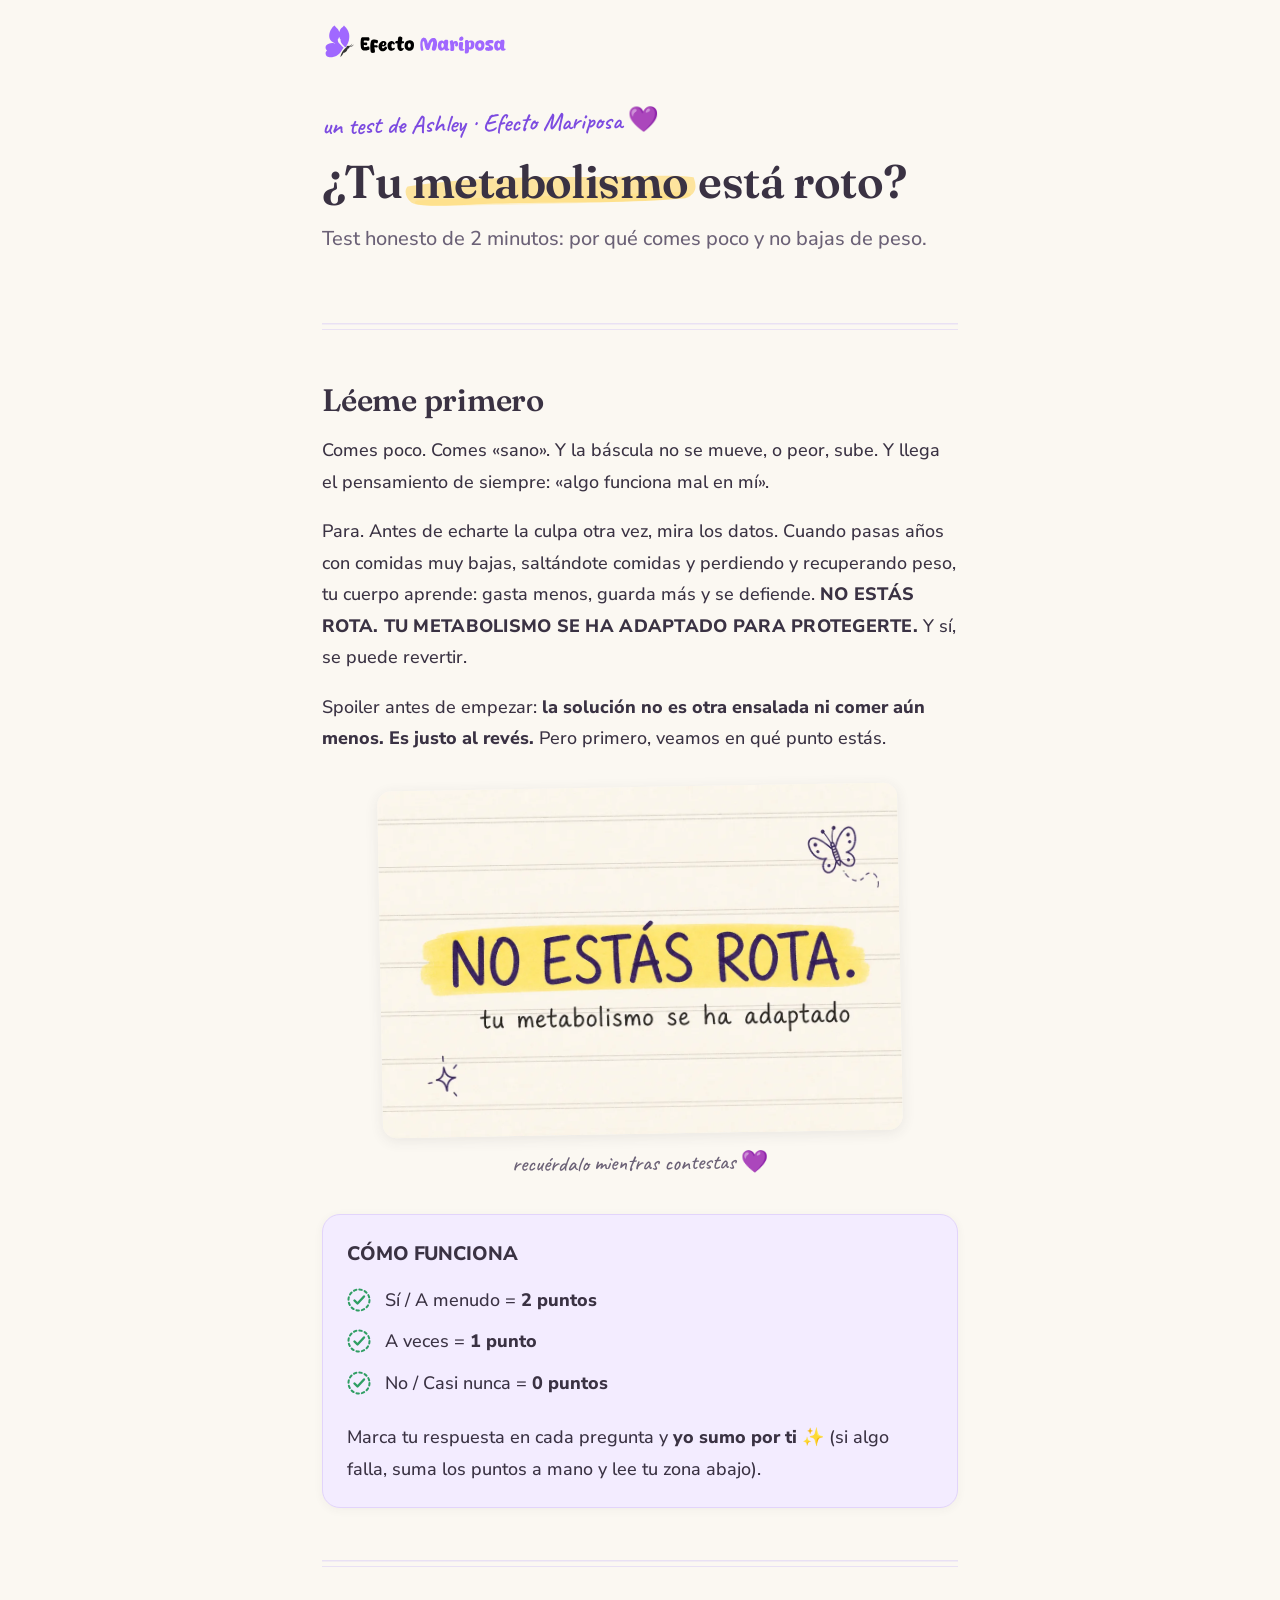
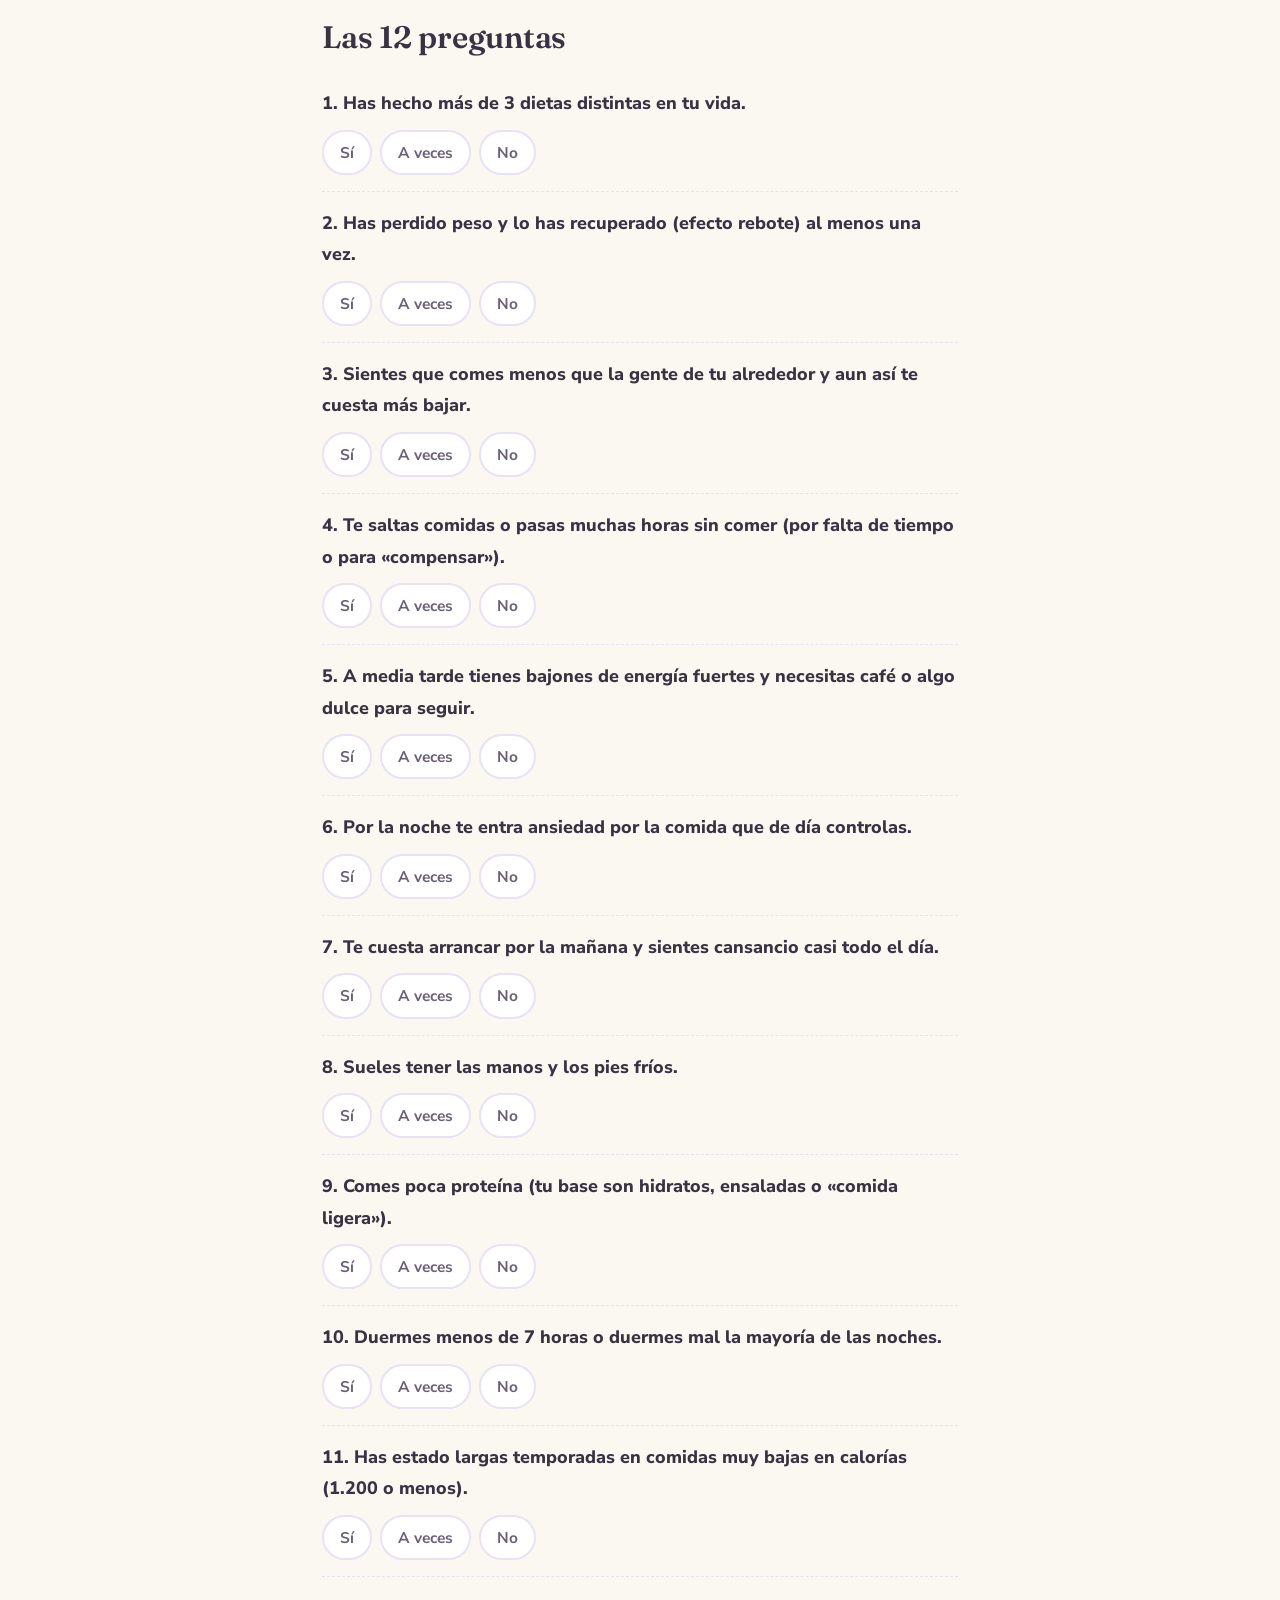
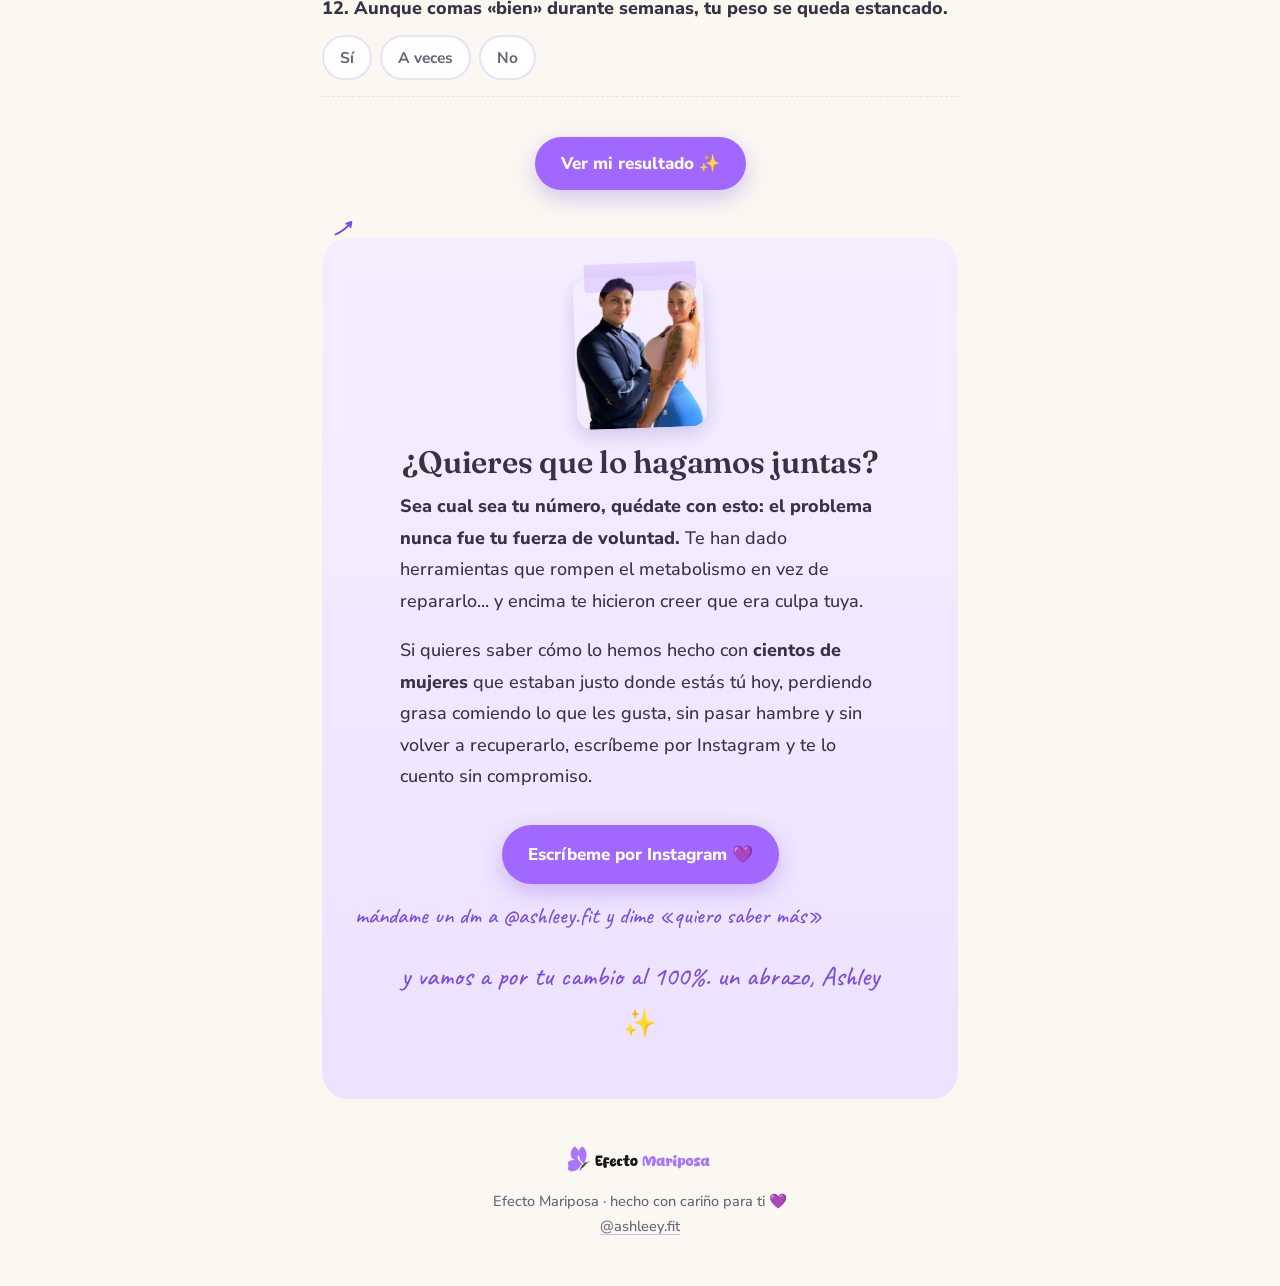
<file: test-metabolismo/index.html>
<!DOCTYPE html>
<html lang="es">
<head>
<meta charset="utf-8">
<meta name="viewport" content="width=device-width,initial-scale=1">
<meta name="robots" content="noindex,nofollow">
<title>¿Tu metabolismo está roto? · Test de Efecto Mariposa</title>
<meta name="description" content="Test honesto de 2 minutos: por qué comes poco y no bajas de peso. Marca tus respuestas y descubre en qué zona está tu metabolismo. De Ashley · Efecto Mariposa.">
<meta property="og:title" content="¿Tu metabolismo está roto? 🔍">
<meta property="og:description" content="Test honesto de 2 minutos: por qué comes poco y no bajas de peso. De Ashley · Efecto Mariposa 💜">
<meta property="og:image" content="https://daniel-figutech.github.io/em-recursos/assets/img/diego-y-ashley.webp">
<link rel="icon" href="data:image/svg+xml,<svg xmlns=%22http://www.w3.org/2000/svg%22 viewBox=%220 0 100 100%22><text y=%22.9em%22 font-size=%2290%22>🦋</text></svg>">
<link rel="preconnect" href="https://fonts.googleapis.com">
<link rel="preconnect" href="https://fonts.gstatic.com" crossorigin>
<link href="https://fonts.googleapis.com/css2?family=Caveat:wght@500;600;700&family=Fraunces:opsz,wght@9..144,500;9..144,600&family=Nunito+Sans:opsz,wght@6..12,500;6..12,700;6..12,800&display=swap" rel="stylesheet">
<link rel="stylesheet" href="../assets/css/guia.css">
<script>document.documentElement.classList.add('js')</script>
</head>
<body>
<div class="wrap">

  <header class="top">
    <img src="../assets/img/logo-efecto-mariposa.svg" alt="Efecto Mariposa">
  </header>

  <div class="hero">
    <span class="overline">un test de Ashley · Efecto Mariposa 💜</span>
    <h1>¿Tu <span class="mark"><span class="t">metabolismo</span><svg class="brush" viewBox="0 0 320 50" preserveAspectRatio="none" aria-hidden="true"><path d="M4,18 C60,9 130,8 195,11 C250,13 288,9 316,15 C320,30 318,39 306,44 C245,50 150,44 86,45 C50,46 18,48 8,41 C1,34 0,23 4,18 Z"/><path class="ink2" d="M14,38 C100,35 210,37 302,35 C313,35 317,41 307,44 C220,49 110,47 28,46 C16,45 7,42 14,38 Z"/></svg></span> está roto?</h1>
    <p class="sub">Test honesto de 2 minutos: por qué comes poco y no bajas de peso.</p>
  </div>

  <hr class="raya">

  <section>
    <h2>Léeme primero</h2>
    <p>Comes poco. Comes «sano». Y la báscula no se mueve, o peor, sube. Y llega el pensamiento de siempre: «algo funciona mal en mí».</p>
    <p>Para. Antes de echarte la culpa otra vez, mira los datos. Cuando pasas años con comidas muy bajas, saltándote comidas y perdiendo y recuperando peso, tu cuerpo aprende: gasta menos, guarda más y se defiende. <span class="caps">NO ESTÁS ROTA. TU METABOLISMO SE HA ADAPTADO PARA PROTEGERTE.</span> Y sí, se puede revertir.</p>
    <p>Spoiler antes de empezar: <strong>la solución no es otra ensalada ni comer aún menos. Es justo al revés.</strong> Pero primero, veamos en qué punto estás.</p>

    <figure class="nota reveal">
      <img src="../assets/notas/test-no-estas-rota.webp" alt="Nota escrita a mano: no estás rota, tu metabolismo se ha adaptado" loading="lazy" onerror="this.closest('figure').classList.add('pendiente')">
      <span class="hueco"><b>aquí va un dibujito a mano ✏️</b><code>test-no-estas-rota.webp</code></span>
      <figcaption>recuérdalo mientras contestas 💜</figcaption>
    </figure>

    <div class="card morada">
      <h3 style="margin-top:0">CÓMO FUNCIONA</h3>
      <ul class="si">
        <li>Sí / A menudo = <strong>2 puntos</strong></li>
        <li>A veces = <strong>1 punto</strong></li>
        <li>No / Casi nunca = <strong>0 puntos</strong></li>
      </ul>
      <p style="margin:0">Marca tu respuesta en cada pregunta y <strong>yo sumo por ti</strong> ✨ (si algo falla, suma los puntos a mano y lee tu zona abajo).</p>
    </div>
  </section>

  <hr class="raya">

  <section>
    <h2>Las 12 preguntas</h2>

    <div class="preg"><p class="q">1. Has hecho más de 3 dietas distintas en tu vida.</p>
      <div class="opciones"><label><input type="radio" name="p1" value="2">Sí</label><label><input type="radio" name="p1" value="1">A veces</label><label><input type="radio" name="p1" value="0">No</label></div></div>
    <div class="preg"><p class="q">2. Has perdido peso y lo has recuperado (efecto rebote) al menos una vez.</p>
      <div class="opciones"><label><input type="radio" name="p2" value="2">Sí</label><label><input type="radio" name="p2" value="1">A veces</label><label><input type="radio" name="p2" value="0">No</label></div></div>
    <div class="preg"><p class="q">3. Sientes que comes menos que la gente de tu alrededor y aun así te cuesta más bajar.</p>
      <div class="opciones"><label><input type="radio" name="p3" value="2">Sí</label><label><input type="radio" name="p3" value="1">A veces</label><label><input type="radio" name="p3" value="0">No</label></div></div>
    <div class="preg"><p class="q">4. Te saltas comidas o pasas muchas horas sin comer (por falta de tiempo o para «compensar»).</p>
      <div class="opciones"><label><input type="radio" name="p4" value="2">Sí</label><label><input type="radio" name="p4" value="1">A veces</label><label><input type="radio" name="p4" value="0">No</label></div></div>
    <div class="preg"><p class="q">5. A media tarde tienes bajones de energía fuertes y necesitas café o algo dulce para seguir.</p>
      <div class="opciones"><label><input type="radio" name="p5" value="2">Sí</label><label><input type="radio" name="p5" value="1">A veces</label><label><input type="radio" name="p5" value="0">No</label></div></div>
    <div class="preg"><p class="q">6. Por la noche te entra ansiedad por la comida que de día controlas.</p>
      <div class="opciones"><label><input type="radio" name="p6" value="2">Sí</label><label><input type="radio" name="p6" value="1">A veces</label><label><input type="radio" name="p6" value="0">No</label></div></div>
    <div class="preg"><p class="q">7. Te cuesta arrancar por la mañana y sientes cansancio casi todo el día.</p>
      <div class="opciones"><label><input type="radio" name="p7" value="2">Sí</label><label><input type="radio" name="p7" value="1">A veces</label><label><input type="radio" name="p7" value="0">No</label></div></div>
    <div class="preg"><p class="q">8. Sueles tener las manos y los pies fríos.</p>
      <div class="opciones"><label><input type="radio" name="p8" value="2">Sí</label><label><input type="radio" name="p8" value="1">A veces</label><label><input type="radio" name="p8" value="0">No</label></div></div>
    <div class="preg"><p class="q">9. Comes poca proteína (tu base son hidratos, ensaladas o «comida ligera»).</p>
      <div class="opciones"><label><input type="radio" name="p9" value="2">Sí</label><label><input type="radio" name="p9" value="1">A veces</label><label><input type="radio" name="p9" value="0">No</label></div></div>
    <div class="preg"><p class="q">10. Duermes menos de 7 horas o duermes mal la mayoría de las noches.</p>
      <div class="opciones"><label><input type="radio" name="p10" value="2">Sí</label><label><input type="radio" name="p10" value="1">A veces</label><label><input type="radio" name="p10" value="0">No</label></div></div>
    <div class="preg"><p class="q">11. Has estado largas temporadas en comidas muy bajas en calorías (1.200 o menos).</p>
      <div class="opciones"><label><input type="radio" name="p11" value="2">Sí</label><label><input type="radio" name="p11" value="1">A veces</label><label><input type="radio" name="p11" value="0">No</label></div></div>
    <div class="preg"><p class="q">12. Aunque comas «bien» durante semanas, tu peso se queda estancado.</p>
      <div class="opciones"><label><input type="radio" name="p12" value="2">Sí</label><label><input type="radio" name="p12" value="1">A veces</label><label><input type="radio" name="p12" value="0">No</label></div></div>

    <div class="resultado-btn">
      <button class="btn" id="ver-resultado" type="button" style="border:none;cursor:pointer;font-family:inherit">Ver mi resultado ✨</button>
      <p class="nota-mano" id="aviso-test" style="text-align:center;padding-left:0;margin-top:10px"></p>
    </div>
  </section>

  <div id="resultado">
    <hr class="raya">
    <section>
      <h2>Tu resultado</h2>
      <p class="marcador">has sumado <strong id="puntos">0</strong> puntos 💜</p>

      <div class="card verde zona" data-zona="despierto">
        <h3 style="margin-top:0">0-8 puntos · Metabolismo despierto 🌱</h3>
        <p>Tu metabolismo funciona bien. Lo que te frena no es una adaptación profunda, sino hábitos por pulir (proteína, descanso, constancia). Sigue disfrutando de tu comida, ordénala con cabeza y verás resultados relativamente rápido.</p>
        <p style="margin:0"><strong>Lo que NO debes hacer:</strong> empezar a comer aún menos «por si acaso». No lo necesitas y sería el primer paso para romper lo que hoy funciona.</p>
      </div>

      <div class="card ambar zona" data-zona="ralentizado">
        <h3 style="margin-top:0">9-16 puntos · Metabolismo ralentizado 🐢</h3>
        <p>Tu cuerpo ya ha empezado a adaptarse. Los años de dietas, los saltos de comidas y el poco descanso le han enseñado a gastar menos y defenderse. Por eso comes poco y no baja. NO ESTÁS ROTA: ESTÁS ADAPTADA. Y se revierte comiendo mejor y más listo, no menos.</p>
        <p style="margin:0"><strong>Lo que NO debes hacer:</strong> más restricción. Es exactamente lo que te ha traído hasta aquí.</p>
      </div>

      <div class="card roja zona" data-zona="adaptado">
        <h3 style="margin-top:0">17-24 puntos · Metabolismo muy adaptado 🚨</h3>
        <p>Llevas años en el vaivén de restricción, rebote y compensación, y tu cuerpo se ha vuelto experto en protegerse. Comer menos ya no funciona: te hunde más. Lo tuyo necesita una reprogramación de fondo (nutrición, estrés, músculo, hábitos y la parte emocional). Es más común de lo que crees en mujeres que lo han intentado todo. Y TIENE SOLUCIÓN.</p>
        <p style="margin:0"><strong>Lo que NO debes hacer:</strong> buscar la próxima dieta más agresiva. Cada una te deja el metabolismo un poco más adaptado.</p>
      </div>
    </section>
  </div>

  <div class="cta-final reveal">
    <div class="foto tape"><img src="../assets/img/diego-y-ashley.webp" alt="Diego y Ashley, entrenadores de Efecto Mariposa"></div>
    <h2>¿Quieres que lo hagamos juntas?</h2>
    <p><strong>Sea cual sea tu número, quédate con esto: el problema nunca fue tu fuerza de voluntad.</strong> Te han dado herramientas que rompen el metabolismo en vez de repararlo... y encima te hicieron creer que era culpa tuya.</p>
    <p>Si quieres saber cómo lo hemos hecho con <strong>cientos de mujeres</strong> que estaban justo donde estás tú hoy, perdiendo grasa comiendo lo que les gusta, sin pasar hambre y sin volver a recuperarlo, escríbeme por Instagram y te lo cuento sin compromiso.</p>
    <a class="btn" href="https://ig.me/m/ashleey.fit">Escríbeme por Instagram 💜</a>
    <p class="mini">mándame un dm a @ashleey.fit y dime «quiero saber más»</p>
    <p class="firma">y vamos a por tu cambio al 100%. un abrazo, Ashley ✨</p>
  </div>

  <footer>
    <img src="../assets/img/logo-efecto-mariposa.svg" alt="">
    Efecto Mariposa · hecho con cariño para ti 💜<br>
    <a href="https://www.instagram.com/ashleey.fit/">@ashleey.fit</a>
  </footer>

</div>
<script src="../assets/js/guia.js"></script>
</body>
</html>
</file>
<file: assets/css/guia.css>
/* ============================================================
   EFECTO MARIPOSA · Recursos web — "libreta cuki"
   Sistema compartido de las 6 guías. Lectura primero.
   ============================================================ */

:root{
  --papel:#FBF8F2;
  --blanco:#FFFFFF;
  --tinta:#3A3243;
  --tinta-suave:#6B6176;
  --morado:#A068FF;
  --morado-tinta:#7C4BE0;
  --morado-suave:#F3ECFF;
  --linea:#E9E1F4;
  --borde:#EDE6DC;
  --crema:#F6F0E6;
  --verde:#2F9E63;
  --verde-suave:#EAF6EF;
  --rojo:#D96A6A;
  --rojo-suave:#FBEEEC;
  --ambar-suave:#FBF3E0;
  --fx-hl:rgba(255,214,90,.55);        /* subrayador amarillo */
  --fx-hl-morado:rgba(160,104,255,.28); /* subrayador morado suave */
}

*{box-sizing:border-box}
html{-webkit-text-size-adjust:100%;scroll-behavior:smooth}
body{
  margin:0;
  background:var(--papel);
  color:var(--tinta);
  font-family:'Nunito Sans',-apple-system,BlinkMacSystemFont,'Segoe UI',sans-serif;
  font-size:17px;
  line-height:1.75;
  font-weight:500;
}
@media(min-width:600px){ body{font-size:18px} }

img{max-width:100%;height:auto;display:block}
.wrap{max-width:680px;margin:0 auto;padding:0 22px}
.texto{max-width:640px}

/* ---------- cabecera mini ---------- */
.top{display:flex;align-items:center;gap:10px;padding:16px 0 6px}
.top img{width:190px;height:54px;object-fit:cover;object-position:center}

/* ---------- hero ---------- */
.hero{padding:26px 0 6px}
.overline{
  display:inline-block;font-family:'Caveat',cursive;font-size:25px;font-weight:600;
  color:var(--morado-tinta);transform:rotate(-1.1deg);margin-bottom:2px;
}
h1{
  font-family:'Fraunces',Georgia,serif;font-weight:600;font-size:clamp(33px,8.2vw,46px);
  line-height:1.12;letter-spacing:-.012em;margin:8px 0 16px;
}
.sub{font-size:18.5px;line-height:1.6;color:var(--tinta-suave);margin:0 0 10px}
@media(min-width:600px){ .sub{font-size:20px} }

/* ---------- tipografía de lectura ---------- */
h2{
  font-family:'Fraunces',Georgia,serif;font-weight:600;
  font-size:clamp(25px,6vw,31px);line-height:1.2;letter-spacing:-.008em;margin:0 0 16px;
}
h3{font-size:19.5px;font-weight:800;margin:26px 0 8px;letter-spacing:-.005em}
p{margin:0 0 18px}
strong{font-weight:800}
.caps{font-weight:800;letter-spacing:.015em}
a{color:var(--morado-tinta);text-decoration-color:rgba(124,75,224,.35);text-underline-offset:3px}
section{margin:0 0 8px}

/* separador de libreta: doble raya */
.raya{
  border:none;height:7px;margin:52px 0;
  background:
    linear-gradient(var(--linea),var(--linea)) top/100% 1.5px no-repeat,
    linear-gradient(var(--linea),var(--linea)) bottom/100% 1.5px no-repeat;
}

/* ---------- subrayador de pincelada (handmade) ---------- */
.mark{position:relative;display:inline-block;isolation:isolate}
.mark .t{position:relative;z-index:2}
.mark .brush{
  position:absolute;left:-.18em;width:calc(100% + .36em);bottom:.02em;height:.78em;z-index:1;
  transform:rotate(-1.4deg);pointer-events:none;overflow:visible;clip-path:inset(0 0 0 0);
}
.mark .brush path{fill:var(--fx-hl)}
.mark .brush .ink2{fill-opacity:.45}
.mark.m2 .brush path{fill:var(--fx-hl-morado)}
.js .mark .brush{clip-path:inset(0 102% 0 0);transition:clip-path .8s cubic-bezier(.62,.02,.16,1)}
.js .mark.in .brush{clip-path:inset(0 -3% 0 0)}
@media (prefers-reduced-motion:reduce){ .js .mark .brush{clip-path:inset(0 0 0 0);transition:none} }

/* subrayado ondulado a boli, para énfasis pequeño */
.ondas{
  background:url("data:image/svg+xml,%3Csvg xmlns='http://www.w3.org/2000/svg' viewBox='0 0 44 8' preserveAspectRatio='none'%3E%3Cpath d='M1 5.5 C6 1.5 10 1.5 15 5 C20 8.5 24 8.5 29 5 C34 1.5 38 1.5 43 5' fill='none' stroke='%23A068FF' stroke-width='2' stroke-linecap='round'/%3E%3C/svg%3E") repeat-x left bottom/44px 8px;
  padding-bottom:7px;
}

/* ---------- recuadro dibujado a mano ---------- */
.callout{
  position:relative;display:flex;align-items:center;justify-content:center;
  margin:34px auto;padding:24px 30px;text-align:center;
  font-weight:800;color:var(--tinta);
  font-size:clamp(19px,5vw,23px);line-height:1.35;transform:rotate(-.7deg);
}
.callout .t{position:relative;z-index:2}
.callout .box{position:absolute;inset:0;width:100%;height:100%;z-index:1;overflow:visible}
.callout .box path{stroke:var(--morado-tinta)}

/* ---------- nota al margen escrita a mano ---------- */
.nota-mano{
  font-family:'Caveat',cursive;font-size:24px;line-height:1.3;font-weight:500;
  color:var(--morado-tinta);transform:rotate(-1.2deg);
  margin:24px 8px;padding-left:36px;position:relative;
}
.nota-mano::before{
  content:"";position:absolute;left:2px;top:6px;width:24px;height:24px;
  background:url("data:image/svg+xml,%3Csvg xmlns='http://www.w3.org/2000/svg' viewBox='0 0 24 24'%3E%3Cpath d='M3 18 C8 16 14 12 19 6 M19 6 l-5 1.5 M19 6 l-1 5' fill='none' stroke='%237C4BE0' stroke-width='2' stroke-linecap='round' stroke-linejoin='round'/%3E%3C/svg%3E") no-repeat center/contain;
}

/* ---------- listas con check / cruz a mano ---------- */
ul.si,ul.no{list-style:none;padding:0;margin:0 0 18px}
ul.si li,ul.no li{position:relative;padding:5px 0 5px 38px;margin:0}
ul.si li::before,ul.no li::before{
  content:"";position:absolute;left:0;top:8px;width:24px;height:24px;background-size:contain;background-repeat:no-repeat;
}
ul.si li::before{background-image:url("data:image/svg+xml,%3Csvg xmlns='http://www.w3.org/2000/svg' viewBox='0 0 24 24'%3E%3Ccircle cx='12' cy='12' r='10.5' fill='none' stroke='%232F9E63' stroke-width='2' stroke-dasharray='2.5 3' stroke-linecap='round'/%3E%3Cpath d='M7.5 12.5 l3 3 L17 8.5' fill='none' stroke='%232F9E63' stroke-width='2.4' stroke-linecap='round' stroke-linejoin='round'/%3E%3C/svg%3E")}
ul.no li::before{background-image:url("data:image/svg+xml,%3Csvg xmlns='http://www.w3.org/2000/svg' viewBox='0 0 24 24'%3E%3Ccircle cx='12' cy='12' r='10.5' fill='none' stroke='%23D96A6A' stroke-width='2' stroke-dasharray='2.5 3' stroke-linecap='round'/%3E%3Cpath d='M8.5 8.5 l7 7 M15.5 8.5 l-7 7' fill='none' stroke='%23D96A6A' stroke-width='2.4' stroke-linecap='round'/%3E%3C/svg%3E")}

/* checklist marcable (test rápido, tracker) */
ul.marca{list-style:none;padding:0;margin:0 0 14px}
ul.marca li{margin:0}
ul.marca label{
  display:flex;gap:12px;align-items:flex-start;padding:7px 4px;border-radius:10px;cursor:pointer;
}
ul.marca label:hover{background:rgba(160,104,255,.06)}
ul.marca input{
  appearance:none;-webkit-appearance:none;flex:0 0 auto;width:24px;height:24px;margin:4px 0 0;cursor:pointer;
  background:url("data:image/svg+xml,%3Csvg xmlns='http://www.w3.org/2000/svg' viewBox='0 0 24 24'%3E%3Crect x='2' y='2' width='20' height='20' rx='6' fill='%23fff' stroke='%23B9A8D8' stroke-width='2' stroke-dasharray='3 3' stroke-linecap='round'/%3E%3C/svg%3E") no-repeat center/contain;
}
ul.marca input:checked{
  background:url("data:image/svg+xml,%3Csvg xmlns='http://www.w3.org/2000/svg' viewBox='0 0 24 24'%3E%3Crect x='2' y='2' width='20' height='20' rx='6' fill='%23F3ECFF' stroke='%237C4BE0' stroke-width='2'/%3E%3Cpath d='M7 12.5 l3.2 3.2 L17.5 8' fill='none' stroke='%237C4BE0' stroke-width='2.6' stroke-linecap='round' stroke-linejoin='round'/%3E%3C/svg%3E") no-repeat center/contain;
}
ul.marca input:checked + span{color:var(--tinta-suave)}

/* ---------- fotos con celo washi ---------- */
figure.foto{margin:30px 0;position:relative}
figure.foto img{width:100%;border-radius:16px;box-shadow:0 3px 16px rgba(58,50,67,.10)}
figure.foto figcaption{
  font-family:'Caveat',cursive;font-size:22px;color:var(--tinta-suave);
  text-align:center;margin-top:10px;transform:rotate(-.6deg);
}
.tape::before{
  content:"";position:absolute;top:-13px;left:50%;width:112px;height:28px;z-index:2;
  background:rgba(160,104,255,.20);transform:translateX(-50%) rotate(-2.2deg);border-radius:3px;
}

/* ---------- tarjetas ---------- */
.card{
  background:var(--blanco);border:1.5px solid var(--borde);border-radius:18px;
  padding:22px 24px;margin:0 0 18px;box-shadow:0 2px 10px rgba(58,50,67,.05);
}
.card.morada{background:var(--morado-suave);border-color:#E2D4FB}
.card.verde{background:var(--verde-suave);border-color:#CBE8D6}
.card.roja{background:var(--rojo-suave);border-color:#F2D5CF}
.card.ambar{background:var(--ambar-suave);border-color:#EEDFBC}
.card h3:first-child{margin-top:0}
.card :last-child{margin-bottom:0}

/* pasos numerados a mano */
.paso{display:flex;gap:16px;align-items:flex-start;margin:0 0 18px}
.paso .n{
  flex:0 0 auto;width:44px;height:44px;border-radius:50%;
  display:flex;align-items:center;justify-content:center;
  font-family:'Caveat',cursive;font-size:27px;font-weight:700;color:var(--morado-tinta);
  background:url("data:image/svg+xml,%3Csvg xmlns='http://www.w3.org/2000/svg' viewBox='0 0 44 44'%3E%3Ccircle cx='22' cy='22' r='20' fill='%23F3ECFF' stroke='%23A068FF' stroke-width='2' stroke-dasharray='4 4' stroke-linecap='round'/%3E%3C/svg%3E") no-repeat center/contain;
}
.paso p{margin:0}
.paso .titulo{font-weight:800;display:block}

/* fichas de receta / cena */
.ficha{margin:0 0 26px}
.ficha img{border-radius:14px;margin-bottom:16px;box-shadow:0 3px 14px rgba(58,50,67,.10)}
.chips{display:flex;flex-wrap:wrap;gap:8px;margin:6px 0 14px;padding:0;list-style:none}
.chips li{
  font-size:14px;font-weight:800;color:var(--tinta);
  background:var(--crema);border-radius:999px;padding:4px 13px;
}
.chips li.kcal{background:var(--morado-suave);color:var(--morado-tinta)}
.ficha ul.ing{margin:0 0 14px;padding-left:22px}
.ficha ul.ing li{margin:2px 0}
.ficha ol{margin:0;padding-left:22px}
.ficha ol li{margin:4px 0}
.remate{font-family:'Caveat',cursive;font-size:23px;color:var(--morado-tinta);transform:rotate(-.8deg);display:inline-block;margin-top:6px}

/* ---------- placeholder de dibujitos (notas IA pendientes) ---------- */
figure.nota{margin:32px 0;position:relative;text-align:center}
figure.nota img{width:100%;max-width:520px;margin:0 auto;border-radius:14px;transform:rotate(-1deg);box-shadow:0 3px 14px rgba(58,50,67,.09)}
figure.nota.pendiente img{display:none}
figure.nota .hueco{display:none}
figure.nota.pendiente .hueco{
  display:flex;flex-direction:column;align-items:center;justify-content:center;gap:6px;
  min-height:200px;max-width:520px;margin:0 auto;padding:26px;
  border:2.5px dashed #C9B6F2;border-radius:16px;background:#F8F4FF;transform:rotate(-.8deg);
}
figure.nota .hueco b{font-family:'Caveat',cursive;font-size:26px;font-weight:600;color:var(--morado-tinta)}
figure.nota .hueco code{font-size:13px;color:var(--tinta-suave);background:none}
figure.nota figcaption{
  font-family:'Caveat',cursive;font-size:22px;color:var(--tinta-suave);margin-top:10px;transform:rotate(-.6deg);
}

/* ---------- test interactivo ---------- */
.preg{padding:16px 0;border-bottom:1.5px dashed var(--linea)}
.preg:last-of-type{border-bottom:none}
.preg .q{font-weight:800;margin:0 0 10px}
.opciones{display:flex;gap:8px;flex-wrap:wrap}
.opciones label{
  border:2px solid var(--linea);border-radius:999px;padding:7px 16px;cursor:pointer;
  font-size:15.5px;font-weight:700;color:var(--tinta-suave);background:var(--blanco);
  transition:all .15s;
}
.opciones input{position:absolute;opacity:0;pointer-events:none}
.opciones label:has(input:checked){
  border-color:var(--morado);background:var(--morado-suave);color:var(--morado-tinta);
}
.resultado-btn{margin:26px auto 8px;text-align:center}
#resultado{display:none}
#resultado.visible{display:block}
html:not(.js) #resultado{display:block}
html:not(.js) .resultado-btn,html:not(.js) .marcador{display:none}
.zona{opacity:.45;transition:opacity .3s,transform .3s}
.zona.activa{opacity:1;transform:scale(1.015)}
.marcador{
  font-family:'Caveat',cursive;font-size:30px;color:var(--morado-tinta);text-align:center;margin:8px 0 2px;
}

/* ---------- tracker de días ---------- */
.tracker{display:flex;gap:10px;flex-wrap:wrap;justify-content:center;margin:24px 0}
.tracker label{
  flex:1 1 90px;max-width:110px;text-align:center;cursor:pointer;
  background:var(--blanco);border:1.5px solid var(--borde);border-radius:14px;padding:12px 8px;
  transition:all .15s;
}
.tracker label span{display:block;font-size:13.5px;font-weight:800}
.tracker label em{display:block;font-family:'Caveat',cursive;font-style:normal;font-size:20px;color:var(--morado-tinta)}
.tracker input{appearance:none;-webkit-appearance:none;width:26px;height:26px;margin:6px auto 0;display:block;cursor:pointer;
  background:url("data:image/svg+xml,%3Csvg xmlns='http://www.w3.org/2000/svg' viewBox='0 0 24 24'%3E%3Ccircle cx='12' cy='12' r='10' fill='%23fff' stroke='%23B9A8D8' stroke-width='2' stroke-dasharray='3 3'/%3E%3C/svg%3E") no-repeat center/contain}
.tracker input:checked{background:url("data:image/svg+xml,%3Csvg xmlns='http://www.w3.org/2000/svg' viewBox='0 0 24 24'%3E%3Ccircle cx='12' cy='12' r='10' fill='%23A068FF'/%3E%3Cpath d='M7.5 12.5 l3 3 L17 8.5' fill='none' stroke='%23fff' stroke-width='2.4' stroke-linecap='round' stroke-linejoin='round'/%3E%3C/svg%3E") no-repeat center/contain}
.tracker label:has(input:checked){border-color:var(--morado);background:var(--morado-suave)}

/* dos columnas en pantallas anchas */
.dos{display:grid;grid-template-columns:1fr;gap:16px;margin:0 0 18px}
@media(min-width:560px){ .dos{grid-template-columns:1fr 1fr} }
.dos .card{margin:0}

/* ---------- CTA final ---------- */
.cta-final{
  background:linear-gradient(180deg,#F5EEFF 0%,#EDE2FF 100%);
  border-radius:26px;padding:38px 26px 34px;text-align:center;margin:44px 0 30px;position:relative;
}
.cta-final .foto{
  width:130px;margin:0 auto 6px;position:relative;display:inline-block;
}
.cta-final .foto img{border-radius:16px;transform:rotate(-2deg);box-shadow:0 6px 18px rgba(90,58,150,.22)}
.cta-final h2{margin-bottom:10px}
.cta-final p{max-width:480px;margin-left:auto;margin-right:auto;text-align:left}
.cta-final .mini,.cta-final .firma{text-align:center}
.btn{
  display:inline-block;background:var(--morado);color:#fff !important;font-weight:800;font-size:17px;
  padding:15px 26px;border-radius:999px;text-decoration:none;margin:14px 0 4px;white-space:nowrap;
  box-shadow:0 8px 22px rgba(124,75,224,.30);transition:transform .15s,box-shadow .15s;
}
.btn:hover{transform:translateY(-2px);box-shadow:0 12px 26px rgba(124,75,224,.36)}
.btn:active{transform:translateY(0)}
.cta-final .mini{font-family:'Caveat',cursive;font-size:23px;color:var(--morado-tinta);margin:8px 0 0}
.firma{font-family:'Caveat',cursive;font-size:27px;color:var(--morado-tinta);margin-top:16px}

/* ---------- footer ---------- */
footer{padding:10px 0 46px;text-align:center;color:var(--tinta-suave);font-size:14.5px}
footer img{width:150px;height:42px;object-fit:cover;object-position:center;margin:0 auto 8px;opacity:.9}
footer a{color:var(--tinta-suave)}

/* ---------- reveal suave ---------- */
.js .reveal{opacity:0;transform:translateY(12px);transition:opacity .6s ease,transform .6s ease}
.js .reveal.in{opacity:1;transform:none}
@media (prefers-reduced-motion:reduce){
  .js .reveal{opacity:1;transform:none;transition:none}
}

/* ---------- índice (home de recursos) ---------- */
.indice{list-style:none;padding:0;margin:26px 0}
.indice li{margin:0 0 16px}
.indice a{
  display:block;background:var(--blanco);border:1.5px solid var(--borde);border-radius:18px;
  padding:20px 22px;text-decoration:none;color:var(--tinta);
  box-shadow:0 2px 10px rgba(58,50,67,.05);transition:transform .15s,box-shadow .15s;
}
.indice a:hover{transform:translateY(-2px);box-shadow:0 8px 20px rgba(58,50,67,.10)}
.indice b{font-family:'Fraunces',Georgia,serif;font-weight:600;font-size:21px;display:block;margin-bottom:2px}
.indice span{color:var(--tinta-suave);font-size:15.5px}
.indice .pal{font-family:'Caveat',cursive;font-size:21px;color:var(--morado-tinta)}
</file>
